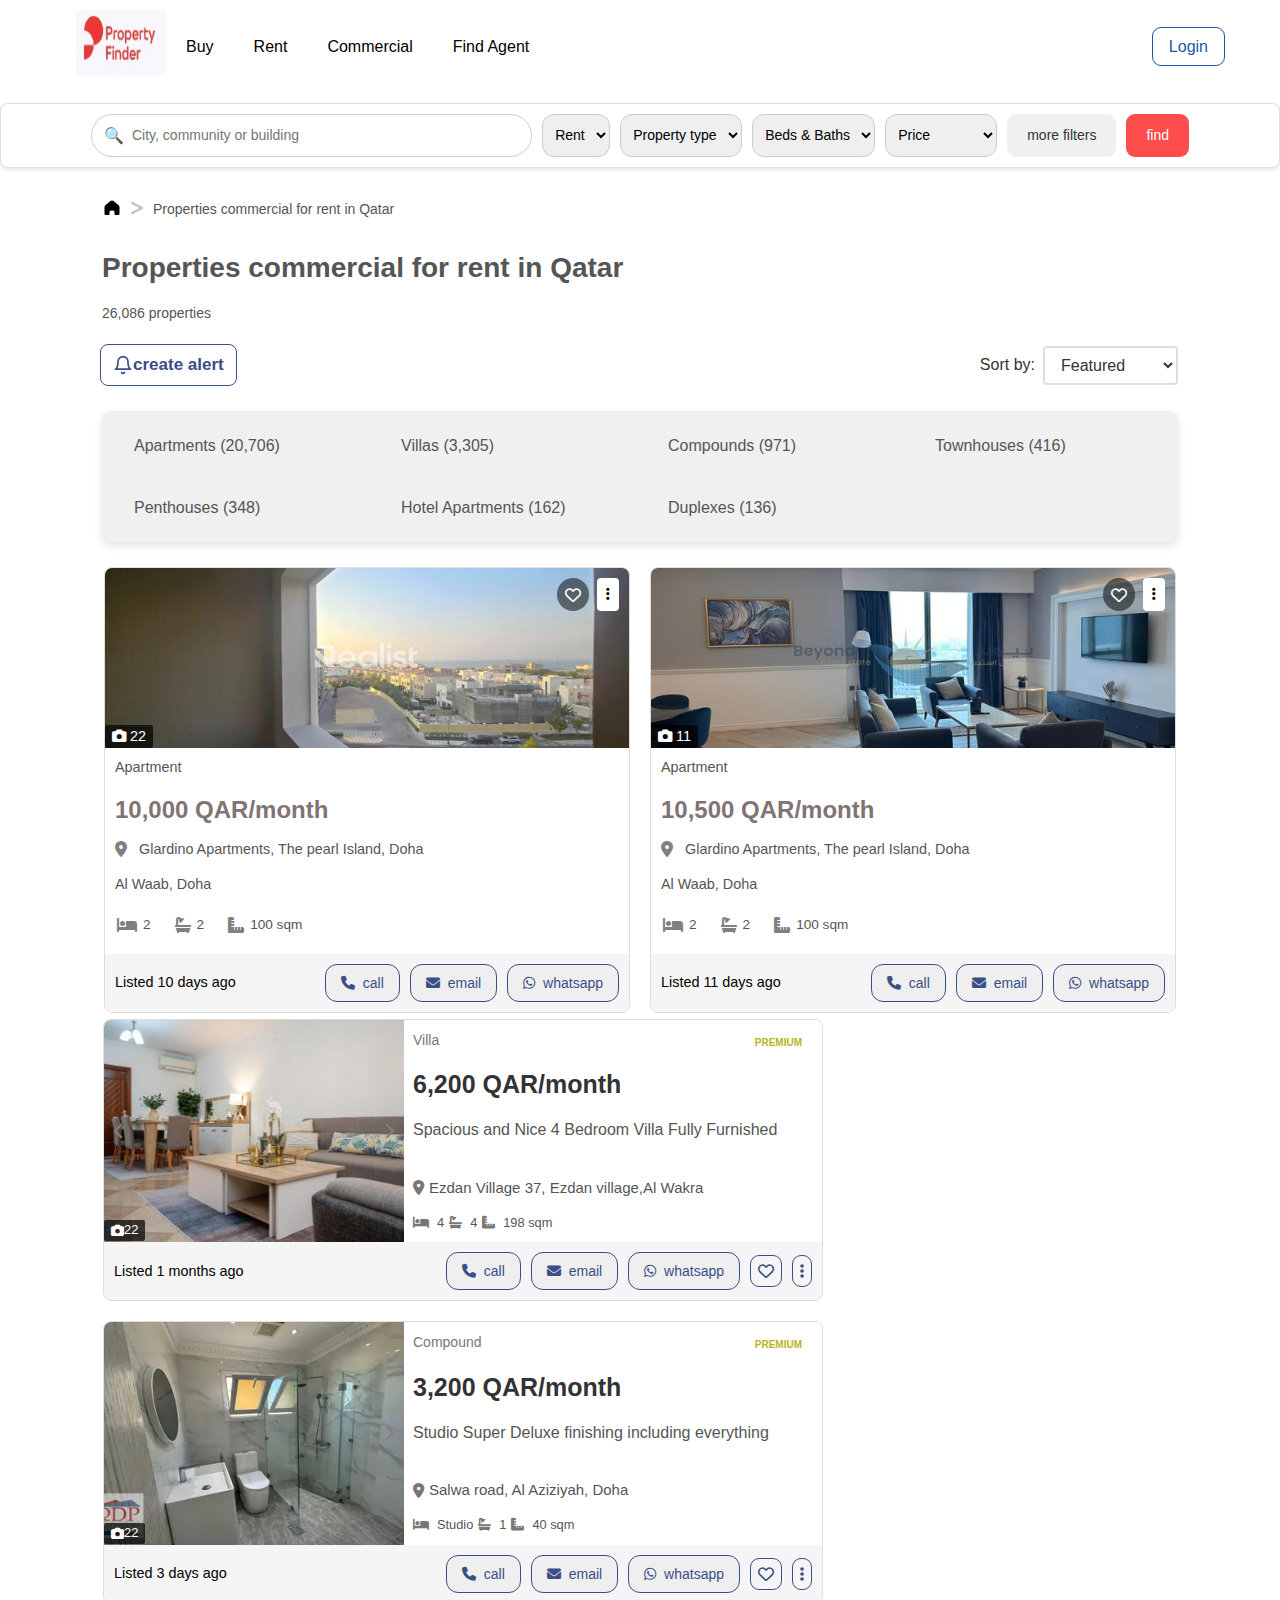
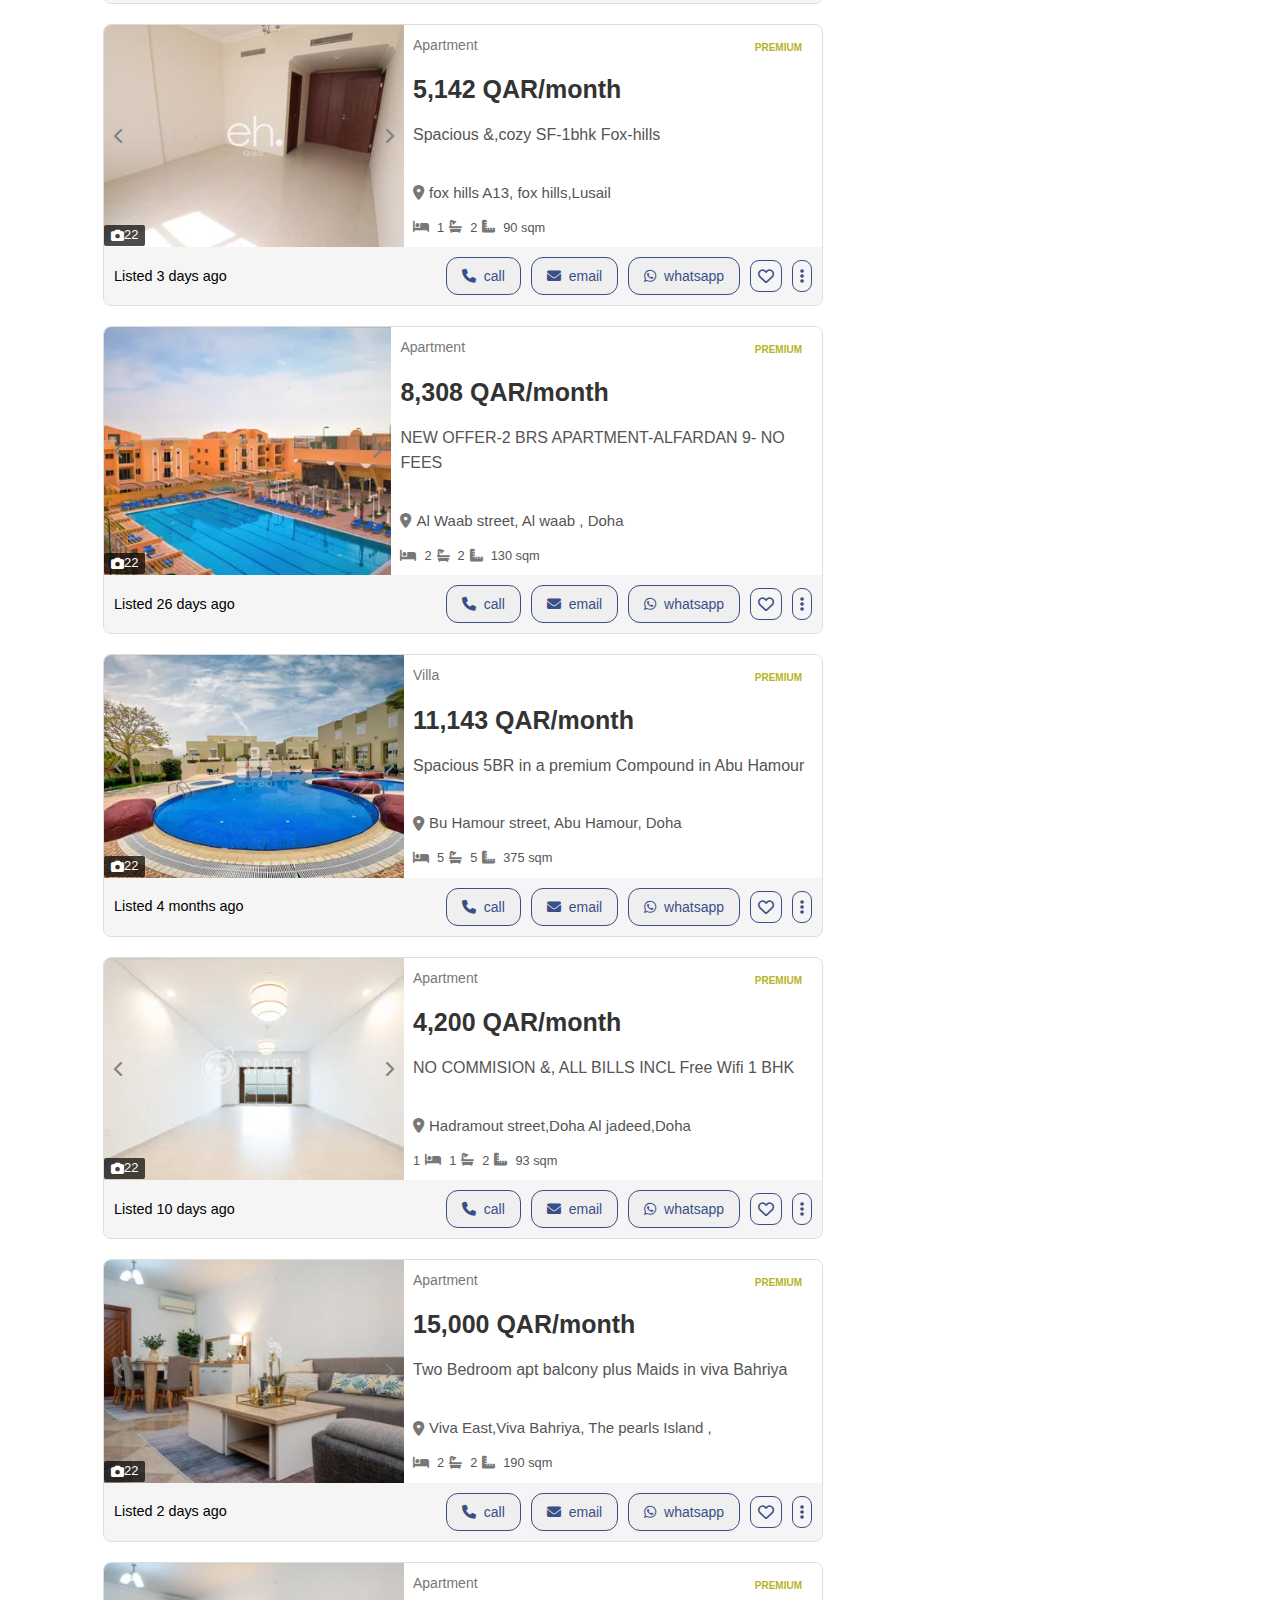
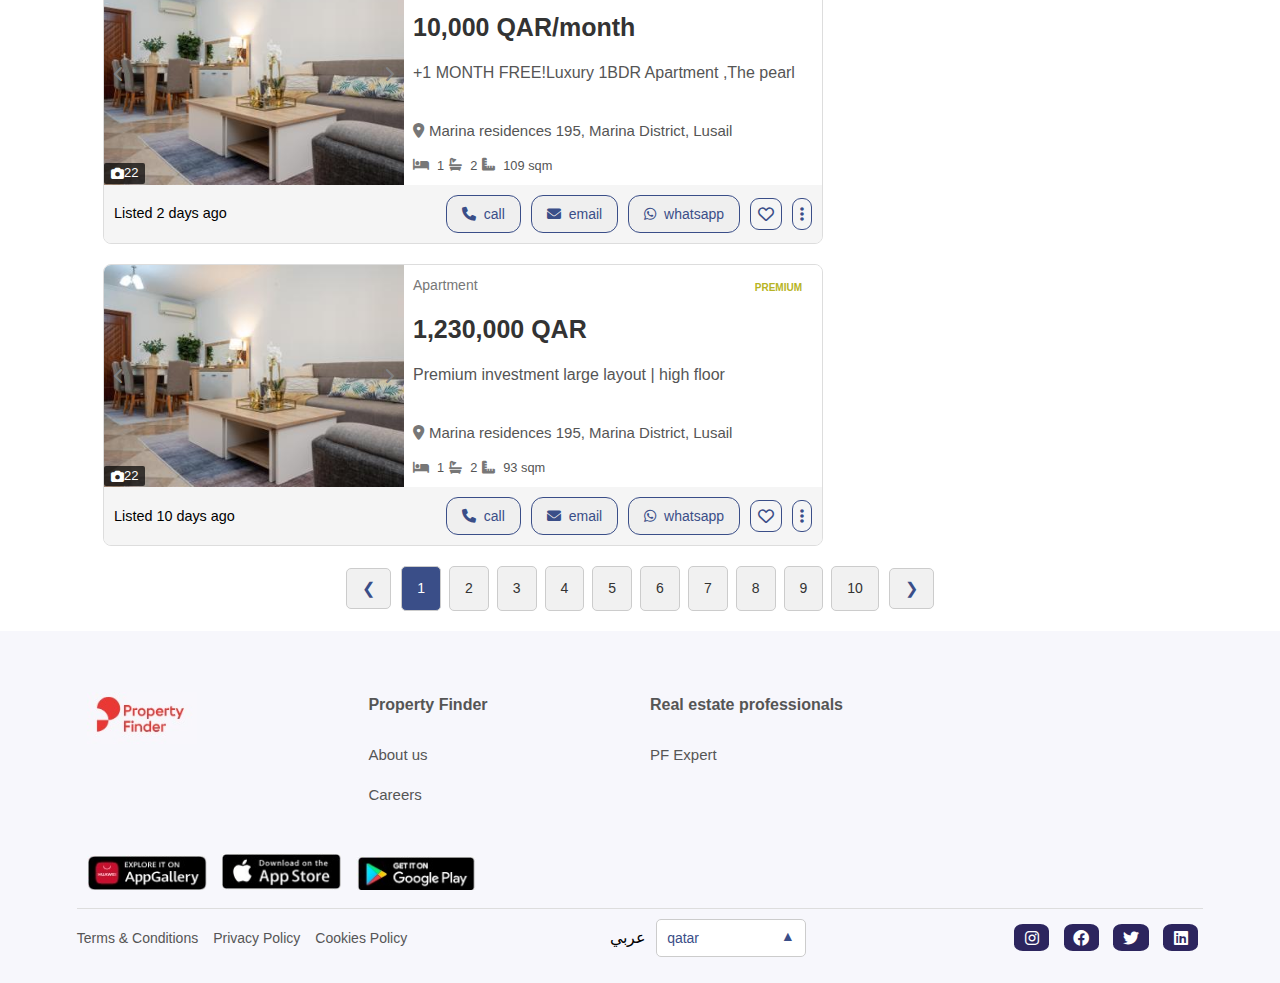
<file: agent.html>
<!DOCTYPE html>
<html lang="en">
<head>
    <meta charset="UTF-8">
    <meta name="viewport" content="width=device-width, initial-scale=1.0">
    <title>Rent page</title>
    <link rel="stylesheet" href="agent.css">
    <link href="https://cdnjs.cloudflare.com/ajax/libs/font-awesome/6.0.0/css/all.min.css" rel="stylesheet">

</head>
<body>


 <script>
    function toggleMenu() {
    const menu = document.querySelector('.fa-bars');
    const links = document.querySelector('.links');
    links.classList.toggle('open');
}

document.querySelectorAll('.dropdown-toggle').forEach(item => {
    item.addEventListener('click', function (e) {
        e.preventDefault();
        const dropdown = this.parentElement;
        dropdown.classList.toggle('open');
    });
});
 </script>


    
    <nav>
        <div class="navbar">
            <div class="left-section">
                <div class="logo">
                  <a href="home.html">  <img src="images/logo.png" alt="Logo" style="height: 65px;width: 90px;"></a>
                </div>
                <div class="links">
                    <a href="buy.html">Buy</a>
                    <a href="rent.html">Rent</a>
                    <a href="agent.html">Commercial</a>
                    <a href="Findagent.html">Find Agent</a>
                    <!-- <div class="dropdown">
                        <a href="#brand" class="dropdown-toggle">Explore</a>
                        <ul class="dropdown-menu">
                            <li><a href="#explore1">Explore 1</a></li>
                            <li><a href="#explore2">Explore 2</a></li>
                            <li><a href="#explore3">Explore 3</a></li>
                        </ul>
                    </div> -->
                </div>
            </div>
            <a href="#login" class="login-btn">Login</a>
           <div class="icon-bar"><span class="fa fa-bars" onclick="toggleMenu()"></span> <!-- Hamburger icon -->
           </div> 
          </div>
    </nav>



    <section  class="search">
        <div class="search-bar">
          <div class="search-input-container">
              <span class="search-icon">&#128269;</span> <!-- Unicode for search icon -->
              <input type="text" placeholder="City, community or building" class="search-input">
          </div>
          <select class="Buy">
              <option value="rent">Rent</option>
              <option value="buy">Buy</option>
          </select>
          <select class="Properties">
              <option value="property-type">Property type</option>
              <option value="apartment">Apartment</option>
              <option value="villa">Villa</option>
          </select>
          <select class="Bed">
              <option value="beds-baths">Beds & Baths</option>
              <option value="1bed">1 Bed</option>
              <option value="2beds">2 Beds</option>
          </select>
          <select class="Price">
              <option value="price">Price</option>
              <option value="low-high">Low to High</option>
              <option value="high-low">High to Low</option>
          </select>
          <button class="filter-btn">More Filters</button>
          <button class="find-btn">Find</button>
      </div>
    
      </section>


      <section >
        <div class="properties-summary">
        <div class="home-icon">
          <svg width="20" height="20" viewBox="0 0 24 24" fill="none" xmlns="http://www.w3.org/2000/svg" class="styles_desktop_icon__pCHCD"><path d="M3 18.5V10.9051C3 10.0148 3.39547 9.17044 4.07945 8.60046L10.0794 3.60046C11.192 2.67335 12.808 2.67335 13.9206 3.60046L19.9206 8.60046C20.6045 9.17044 21 10.0148 21 10.9051V18.5C21 19.6046 20.1046 20.5 19 20.5H16C15.4477 20.5 15 20.0523 15 19.5V17C15 15.8954 14.1046 15 13 15H11C9.89543 15 9 15.8954 9 17V19.5C9 20.0523 8.55228 20.5 8 20.5H5C3.89543 20.5 3 19.6046 3 18.5Z" fill="currentColor"></path></svg>
          <path d="M3 18.5V10.9051C3 10.0148 3.39547 9.17044 4.07945 8.60046L10.0794 3.60046C11.192 2.67335 12.808 2.67335 13.9206 3.60046L19.9206 8.60046C20.6045 9.17044 21 10.0148 21 10.9051V18.5C21 19.6046 20.1046 20.5 19 20.5H16C15.4477 20.5 15 20.0523 15 19.5V17C15 15.8954 14.1046 15 13 15H11C9.89543 15 9 15.8954 9 17V19.5C9 20.0523 8.55228 20.5 8 20.5H5C3.89543 20.5 3 19.6046 3 18.5Z" fill="currentColor"></path>
        </div>
        <div class="greater-sign">
          <i class="fa-solid fa-greater-than"></i>
        </div>
        <div class="text"><p>Properties commercial for rent in Qatar</p>
        </div>
      </div>
      <div class="next_text"><h1 class="rent_in_qatar">Properties commercial for rent in Qatar</h1>
        <p class="number">26,086 properties</p>
      </div>
      <div class="alert">
      <button class="create-alert-button">
        <svg xmlns="http://www.w3.org/2000/svg" width="20" height="20" viewBox="0 0 24 24" fill="none" stroke="currentColor" stroke-width="2" stroke-linecap="round" stroke-linejoin="round">
          <path d="M18 8a6 6 0 0 0-12 0c0 7-3 9-3 9h18s-3-2-3-9"></path>
          <path d="M13.73 21a2 2 0 0 1-3.46 0"></path>
        </svg>Create alert</button>
        <div class="sort-by-container">
          <label for="sort-by" class="sort-label">Sort by:</label>
          <select id="sort-by" class="sort-dropdown">
            <option value="featured">Featured</option>
            <option value="price-low-to-high">Newest</option>
            <option value="price-high-to-low">Price(Low)</option>
            <option value="price-high-to-low">price(High)</option>
            <option value="price-high-to-low">Beds(Least)</option>
            <option value="price-high-to-low">Beds(Most)</option>
          </select>
        </div>
      </div>
        
  
  
  <div class="box">
      <div class="location-container">
        <p class="location-item">Apartments (20,706)</p>
        <p class="location-item">Villas (3,305)</p>
        <p class="location-item">Compounds (971)</p>
        <p class="location-item">Townhouses (416)</p>
        <p class="location-item">Penthouses (348)</p>
        <p class="location-item">Hotel Apartments (162)</p>
        <p class="location-item" >Duplexes (136)</p>
      </div>
  </div> 
      </section>



      <section>
        <div class="property-container">
          <div class="property-card">
            <div class="image-container">
              <img src="images/p1.jpg" alt="Apartment Image" class="property-image">
              <div class="top-icons">
                <div class="icon_heart"><i class="fa-regular fa-heart"></i></div>
                <div class="icon_dots"><i class="fa-solid fa-ellipsis-vertical"></i></div>
              </div>
              <div class="cam">
                <i class="fa-solid fa-camera"></i> 22
              </div>
            </div>
            <div class="property-info">
              <p class="apart">Apartment</p>
              <h3>10,000 QAR/month</h3>
              <div class="location_container">
                <div class="location"> <i class="fa-solid fa-location-dot"></i></div>
                <p>Glardino Apartments, The pearl Island, Doha</p></div>
                <p>Al Waab, Doha</p>
              <ul>
              
                <li><i class="fa-solid fa-bed"></i> 2</li>
                <li><i class="fa-solid fa-bath"></i> 2</li>
                <li><i class="fa-solid fa-ruler-combined"></i> 100 sqm</li>
              </ul>
              <div class="buttons">
                <span class="button-label">Listed 10 days ago</span>
                <button class="card-btn"><i class="fa-solid fa-phone"></i> call</button>
                <button class="card-btn"><i class="fa-solid fa-envelope"></i> email</button>
                <button class="card-btn"><i class="fa-brands fa-whatsapp"></i> whatsapp</button>
              </div>
            </div>
          </div>
      
          <div class="property-card">
            <div class="image-container">
              <img src="images/p2.jpg" alt="Villa Image" class="property-image">
              <div class="top-icons">
                <div class="icon_heart"><i class="fa-regular fa-heart"></i></div>
                <div class="icon_dots"><i class="fa-solid fa-ellipsis-vertical"></i></div>
              </div>
              <div class="cam">
                <i class="fa-solid fa-camera"></i> 11
              </div>
            </div>
            <div class="property-info">
              <p class="apart">Apartment</p>
              <h3>10,500 QAR/month</h3>
              <div class="location_container">
               <div class="location"> <i class="fa-solid fa-location-dot"></i></div>
               <p>Glardino Apartments, The pearl Island, Doha</p></div>
              <p>Al Waab, Doha</p>
              <ul>
                <li><i class="fa-solid fa-bed"></i> 2 </li>
                <li><i class="fa-solid fa-bath"></i> 2 </li>
                <li><i class="fa-solid fa-ruler-combined"></i> 100 sqm</li>
              </ul>
              <div class="buttons">
                <span class="button-label">Listed 11 days ago</span>
                <button class="card-btn"><i class="fa-solid fa-phone"></i> call</button>
                <button class="card-btn"><i class="fa-solid fa-envelope"></i> email</button>
                <button class="card-btn"><i class="fa-brands fa-whatsapp"></i> whatsapp</button>
              </div>
              
            </div>
          </div>
        </div>
      </section>

      

      <section >
        <div class="all_cards">
         <div class="parentcard">
          <div class="card">
              <div class="premium-label">Premium</div>
              <div class="card-image">
                  <div class="slider-container">
                      <div class="slider-images">
                          <img src="images/d1.png" alt="Image 1">
                          <img src="images/d2.png" alt="Image 2">
                          <img src="images/d3.png" alt="Image 3">
                          <img src="images/d4.png" alt="Image 4">
                          <img src="images/d5.png" alt="Image 5">
                          <img src="images/d6.png" alt="Image 5">
                          <img src="images/d7.png" alt="Image 5">
                          <img src="images/d8.png" alt="Image 5">
                          <img src="images/d9.png" alt="Image 5">
                          <img src="images/d10.png" alt="Image 5">
    
                      </div>
                      <div class="slider-nav">
                          <i class="fas fa-chevron-left" onclick="moveSlide(-1)"></i>
                          <i class="fas fa-chevron-right" onclick="moveSlide(1)"></i>
                      </div>
                  </div>
                  <div class="camera">
                    <i class="fa-solid fa-camera"></i> 22
                  </div>
              </div>
              
              <div class="card-content"  style="padding: 9px;">
                  <p class="card-type" style="font-size: 14px;">Villa</p>
                  <h2 class="card-price">6,200 QAR/month</h2>
                  <p class="card-description">Spacious and Nice 4 Bedroom Villa Fully Furnished</p>
                  <p class="card-location">
                      <i class="fas fa-map-marker-alt"></i>Ezdan Village 37, Ezdan village,Al Wakra
                  </p>
                  <div class="card-features" >
                      <i class="fas fa-bed"></i> 4
                      <i class="fas fa-bath"></i> 4
                      <i class="fas fa-ruler-combined"></i> 198 sqm
                  </div>
              </div>
          </div>
          <div class="buttons">
            <span class="button-label">Listed 1 months ago</span>
            <button><i class="fa-solid fa-phone"></i> call</button>
            <button><i class="fa-solid fa-envelope"></i> email</button>
            <button><i class="fa-brands fa-whatsapp"></i> whatsapp</button>
            <div class="extra-icons">
              <i class="fa-regular fa-heart"></i>
              <i class="fa-solid fa-ellipsis-vertical"></i>
            </div>
          </div>
        </div>
    
    
    
    
    
    
        <div class="parentcard">
          <div class="card">
              <div class="premium-label">Premium</div>
              <div class="card-image">
                  <div class="slider-container">
                      <div class="slider-images">
                          <img src="images/A1.png" alt="Image 1">
                          <img src="images/A2.png" alt="Image 2">
                          <img src="images/A3.png" alt="Image 3">
                          <img src="images/A4.png" alt="Image 4">
    
                      </div>
                      <div class="slider-nav">
                          <i class="fas fa-chevron-left" onclick="moveSlide(-1)"></i>
                          <i class="fas fa-chevron-right" onclick="moveSlide(1)"></i>
                      </div>
                  </div>
                  <div class="camera">
                    <i class="fa-solid fa-camera"></i> 22
                  </div>
              </div>
              
              <div class="card-content"  style="padding: 9px;">
                  <p class="card-type" style="font-size: 14px;">Compound</p>
                  <h2 class="card-price">3,200 QAR/month</h2>
                  <p class="card-description">Studio Super Deluxe finishing including everything</p>
                  <p class="card-location">
                      <i class="fas fa-map-marker-alt"></i> Salwa road, Al Aziziyah, Doha
                  </p>
                  <div class="card-features" >
                      <i class="fas fa-bed"></i> Studio
                      <i class="fas fa-bath"></i> 1
                      <i class="fas fa-ruler-combined"></i> 40 sqm
                  </div>
              </div>
          </div>
          <div class="buttons">
            <span class="button-label">Listed 3 days ago</span>
            <button><i class="fa-solid fa-phone"></i> call</button>
            <button><i class="fa-solid fa-envelope"></i> email</button>
            <button><i class="fa-brands fa-whatsapp"></i> whatsapp</button>
            <div class="extra-icons">
              <i class="fa-regular fa-heart"></i>
              <i class="fa-solid fa-ellipsis-vertical"></i>
            </div>
          </div>
        </div>
    
    
    
    
    
        <div class="parentcard">
          <div class="card">
              <div class="premium-label">Premium</div>
              <div class="card-image">
                  <div class="slider-container">
                      <div class="slider-images">
                          <img src="images/B1.png" alt="Image 1">
                          <img src="images/B2.png" alt="Image 2">
                          <img src="images/B3.png" alt="Image 3">
                          <img src="images/B4.png" alt="Image 4">
                          <img src="images/B5.png" alt="Image 5">
                          <img src="images/B6.png" alt="Image 5">
    
                      </div>
                      <div class="slider-nav">
                          <i class="fas fa-chevron-left" onclick="moveSlide(-1)"></i>
                          <i class="fas fa-chevron-right" onclick="moveSlide(1)"></i>
                      </div>
                  </div>
                  <div class="camera">
                    <i class="fa-solid fa-camera"></i> 22
                  </div>
              </div>
              
              <div class="card-content"  style="padding: 9px;">
                  <p class="card-type" style="font-size: 14px;">Apartment</p>
                  <h2 class="card-price">5,142 QAR/month</h2>
                  <p class="card-description">Spacious &amp,cozy SF-1bhk Fox-hills</p>
                  <p class="card-location">
                      <i class="fas fa-map-marker-alt"></i> fox hills A13, fox hills,Lusail
                  </p>
                  <div class="card-features" >
                      <i class="fas fa-bed"></i> 1
                      <i class="fas fa-bath"></i> 2
                      <i class="fas fa-ruler-combined"></i> 90 sqm
                  </div>
              </div>
          </div>
          <div class="buttons">
            <span class="button-label">Listed 3 days ago</span>
            <button><i class="fa-solid fa-phone"></i> call</button>
            <button><i class="fa-solid fa-envelope"></i> email</button>
            <button><i class="fa-brands fa-whatsapp"></i> whatsapp</button>
            <div class="extra-icons">
              <i class="fa-regular fa-heart"></i>
              <i class="fa-solid fa-ellipsis-vertical"></i>
            </div>
          </div>
        </div>
    
    
    
        <div class="parentcard">
          <div class="card">
              <div class="premium-label">Premium</div>
              <div class="card-image">
                  <div class="slider-container">
                      <div class="slider-images">
                          <img src="images/c1.png" alt="Image 1">
                          <img src="images/c2.png" alt="Image 2">
                          <img src="images/c3.png" alt="Image 3">
                          <img src="images/c4.png" alt="Image 4">
                          <img src="images/c5.png" alt="Image 5">
    
                      </div>
                      <div class="slider-nav">
                          <i class="fas fa-chevron-left" onclick="moveSlide(-1)"></i>
                          <i class="fas fa-chevron-right" onclick="moveSlide(1)"></i>
                      </div>
                  </div>
                  <div class="camera">
                    <i class="fa-solid fa-camera"></i> 22
                  </div>
              </div>
              
              <div class="card-content"  style="padding: 9px;">
                  <p class="card-type" style="font-size: 14px;">Apartment</p>
                  <h2 class="card-price">8,308 QAR/month</h2>
                  <p class="card-description">NEW OFFER-2 BRS APARTMENT-ALFARDAN 9- NO FEES</p>
                  <p class="card-location">
                      <i class="fas fa-map-marker-alt"></i> Al Waab street, Al waab , Doha
                  </p>
                  <div class="card-features" >
                      <i class="fas fa-bed"></i> 2
                      <i class="fas fa-bath"></i> 2
                      <i class="fas fa-ruler-combined"></i> 130 sqm
                  </div>
              </div>
          </div>
          <div class="buttons">
            <span class="button-label">Listed 26 days ago</span>
            <button><i class="fa-solid fa-phone"></i> call</button>
            <button><i class="fa-solid fa-envelope"></i> email</button>
            <button><i class="fa-brands fa-whatsapp"></i> whatsapp</button>
            <div class="extra-icons">
              <i class="fa-regular fa-heart"></i>
              <i class="fa-solid fa-ellipsis-vertical"></i>
            </div>
          </div>
    
        </div>
    
    
    
    
    
        <div class="parentcard">
          <div class="card">
              <div class="premium-label">Premium</div>
              <div class="card-image">
                  <div class="slider-container">
                      <div class="slider-images">
                          <img src="images/E1.png" alt="Image 1">
                          <img src="images/E2.png" alt="Image 2">
                          <img src="images/E3.png" alt="Image 3">
                          <img src="images/E4.png" alt="Image 4">
                          <img src="images/E5.png" alt="Image 5">
                          <img src="images/E6.png" alt="Image 5">
                          
    
                      </div>
                      <div class="slider-nav">
                          <i class="fas fa-chevron-left" onclick="moveSlide(-1)"></i>
                          <i class="fas fa-chevron-right" onclick="moveSlide(1)"></i>
                      </div>
                  </div>
                  <div class="camera">
                    <i class="fa-solid fa-camera"></i> 22
                  </div>
              </div>
              
              <div class="card-content"  style="padding: 9px;">
                  <p class="card-type" style="font-size: 14px;">Villa</p>
                  <h2 class="card-price">11,143 QAR/month</h2>
                  <p class="card-description">Spacious 5BR in a premium Compound in Abu Hamour</p>
                  <p class="card-location">
                      <i class="fas fa-map-marker-alt"></i> Bu Hamour street, Abu Hamour, Doha
                  </p>
                  <div class="card-features" >
                      <i class="fas fa-bed"></i> 5
                      <i class="fas fa-bath"></i> 5
                      <i class="fas fa-ruler-combined"></i> 375 sqm
                  </div>
              </div>
          </div>
          <div class="buttons">
            <span class="button-label">Listed 4 months ago</span>
            <button><i class="fa-solid fa-phone"></i> call</button>
            <button><i class="fa-solid fa-envelope"></i> email</button>
            <button><i class="fa-brands fa-whatsapp"></i> whatsapp</button>
            <div class="extra-icons">
              <i class="fa-regular fa-heart"></i>
              <i class="fa-solid fa-ellipsis-vertical"></i>
            </div>
          </div>
    
        </div>
    
    
    
    
        <div class="parentcard">
          <div class="card">
              <div class="premium-label">Premium</div>
              <div class="card-image">
                  <div class="slider-container">
                      <div class="slider-images">
                          <img src="images/img1.png" alt="Image 1">
                          <img src="images/img2.png" alt="Image 1">
                          <img src="images/img3.png" alt="Image 1">
                          <img src="images/img4.png" alt="Image 1">
                          <img src="images/img5.png" alt="Image 1">
                          <img src="images/img6.png" alt="Image 1">
                      </div>
                      <div class="slider-nav">
                          <i class="fas fa-chevron-left" onclick="moveSlide(-1)"></i>
                          <i class="fas fa-chevron-right" onclick="moveSlide(1)"></i>
                      </div>
                  </div>
                  <div class="camera">
                    <i class="fa-solid fa-camera"></i> 22
                  </div>
              </div>
              
              <div class="card-content"  style="padding: 9px;">
                  <p class="card-type" style="font-size: 14px;">Apartment</p>
                  <h2 class="card-price">4,200 QAR/month</h2>
                  <p class="card-description">NO COMMISION &amp, ALL BILLS INCL Free Wifi 1 BHK</p>
                  <p class="card-location">
                      <i class="fas fa-map-marker-alt"></i> Hadramout street,Doha Al jadeed,Doha
                  </p>
                  <div class="card-features" >1
                      <i class="fas fa-bed"></i> 1
                      <i class="fas fa-bath"></i> 2
                      <i class="fas fa-ruler-combined"></i> 93 sqm
                  </div>
              </div>
          </div>
          <div class="buttons">
            <span class="button-label">Listed 10 days ago</span>
            <button><i class="fa-solid fa-phone"></i> call</button>
            <button><i class="fa-solid fa-envelope"></i> email</button>
            <button><i class="fa-brands fa-whatsapp"></i> whatsapp</button>
            <div class="extra-icons">
              <i class="fa-regular fa-heart"></i>
              <i class="fa-solid fa-ellipsis-vertical"></i>
            </div>
          </div>
    
        </div>
    
    
    
    
    
        <div class="parentcard">
          <div class="card">
              <div class="premium-label">Premium</div>
              <div class="card-image">
                  <div class="slider-container">
                      <div class="slider-images">
                          <img src="images/d1.png" alt="Image 1">
                          <img src="images/d2.png" alt="Image 2">
                          <img src="images/d3.png" alt="Image 3">
                          <img src="images/d4.png" alt="Image 4">
                          <img src="images/d5.png" alt="Image 5">
                          <img src="images/d6.png" alt="Image 5">
                          <img src="images/d7.png" alt="Image 5">
                          <img src="images/d8.png" alt="Image 5">
                          <img src="images/d9.png" alt="Image 5">
                          <img src="images/d10.png" alt="Image 5">
    
                      </div>
                      <div class="slider-nav">
                          <i class="fas fa-chevron-left" onclick="moveSlide(-1)"></i>
                          <i class="fas fa-chevron-right" onclick="moveSlide(1)"></i>
                      </div>
                  </div>
                  <div class="camera">
                    <i class="fa-solid fa-camera"></i> 22
                  </div>
              </div>
              
              <div class="card-content"  style="padding: 9px;">
                  <p class="card-type" style="font-size: 14px;">Apartment</p>
                  <h2 class="card-price">15,000 QAR/month</h2>
                  <p class="card-description">Two Bedroom apt balcony plus Maids in viva Bahriya</p>
                  <p class="card-location">
                      <i class="fas fa-map-marker-alt"></i>Viva East,Viva Bahriya, The pearls Island ,
                  </p>
                  <div class="card-features" >
                      <i class="fas fa-bed"></i> 2
                      <i class="fas fa-bath"></i> 2
                      <i class="fas fa-ruler-combined"></i> 190 sqm
                  </div>
              </div>
          </div>
          <div class="buttons">
            <span class="button-label">Listed 2 days ago</span>
            <button><i class="fa-solid fa-phone"></i> call</button>
            <button><i class="fa-solid fa-envelope"></i> email</button>
            <button><i class="fa-brands fa-whatsapp"></i> whatsapp</button>
            <div class="extra-icons">
              <i class="fa-regular fa-heart"></i>
              <i class="fa-solid fa-ellipsis-vertical"></i>
            </div>
          </div>
    
        </div>
    
    
    
    
    
        <div class="parentcard">
          <div class="card">
              <div class="premium-label">Premium</div>
              <div class="card-image">
                  <div class="slider-container">
                      <div class="slider-images">
                          <img src="images/d1.png" alt="Image 1">
                          <img src="images/d2.png" alt="Image 2">
                          <img src="images/d3.png" alt="Image 3">
                          <img src="images/d4.png" alt="Image 4">
                          <img src="images/d5.png" alt="Image 5">
                          <img src="images/d6.png" alt="Image 5">
                          <img src="images/d7.png" alt="Image 5">
                          <img src="images/d8.png" alt="Image 5">
                          <img src="images/d9.png" alt="Image 5">
                          <img src="images/d10.png" alt="Image 5">
    
                      </div>
                      <div class="slider-nav">
                          <i class="fas fa-chevron-left" onclick="moveSlide(-1)"></i>
                          <i class="fas fa-chevron-right" onclick="moveSlide(1)"></i>
                      </div>
                  </div>
                  <div class="camera">
                    <i class="fa-solid fa-camera"></i> 22
                  </div>
              </div>
              
              <div class="card-content"  style="padding: 9px;">
                  <p class="card-type" style="font-size: 14px;">Apartment</p>
                  <h2 class="card-price">10,000 QAR/month</h2>
                  <p class="card-description">+1 MONTH FREE!Luxury 1BDR Apartment ,The pearl</p>
                  <p class="card-location">
                      <i class="fas fa-map-marker-alt"></i> Marina residences 195, Marina District, Lusail
                  </p>
                  <div class="card-features" >
                      <i class="fas fa-bed"></i> 1
                      <i class="fas fa-bath"></i> 2
                      <i class="fas fa-ruler-combined"></i> 109 sqm
                  </div>
              </div>
          </div>
          <div class="buttons">
            <span class="button-label">Listed 2 days ago</span>
            <button><i class="fa-solid fa-phone"></i> call</button>
            <button><i class="fa-solid fa-envelope"></i> email</button>
            <button><i class="fa-brands fa-whatsapp"></i> whatsapp</button>
            <div class="extra-icons">
              <i class="fa-regular fa-heart"></i>
              <i class="fa-solid fa-ellipsis-vertical"></i>
            </div>
          </div>
    
        </div>
    
    
    
    
    
        <div class="parentcard">
          <div class="card">
              <div class="premium-label">Premium</div>
              <div class="card-image">
                  <div class="slider-container">
                      <div class="slider-images">
                          <img src="images/d1.png" alt="Image 1">
                          <img src="images/d2.png" alt="Image 2">
                          <img src="images/d3.png" alt="Image 3">
                          <img src="images/d4.png" alt="Image 4">
                          <img src="images/d5.png" alt="Image 5">
                          <img src="images/d6.png" alt="Image 5">
                          <img src="images/d7.png" alt="Image 5">
                          <img src="images/d8.png" alt="Image 5">
                          <img src="images/d9.png" alt="Image 5">
                          <img src="images/d10.png" alt="Image 5">
    
                      </div>
                      <div class="slider-nav">
                          <i class="fas fa-chevron-left" onclick="moveSlide(-1)"></i>
                          <i class="fas fa-chevron-right" onclick="moveSlide(1)"></i>
                      </div>
                  </div>
                  <div class="camera">
                    <i class="fa-solid fa-camera"></i> 22
                  </div>
              </div>
              
              <div class="card-content"  style="padding: 9px;">
                  <p class="card-type" style="font-size: 14px;">Apartment</p>
                  <h2 class="card-price">1,230,000 QAR</h2>
                  <p class="card-description">Premium investment large layout | high floor</p>
                  <p class="card-location">
                      <i class="fas fa-map-marker-alt"></i> Marina residences 195, Marina District, Lusail
                  </p>
                  <div class="card-features" >
                      <i class="fas fa-bed"></i> 1
                      <i class="fas fa-bath"></i> 2
                      <i class="fas fa-ruler-combined"></i> 93 sqm
                  </div>
              </div>
          </div>
          <div class="buttons">
            <span class="button-label">Listed 10 days ago</span>
            <button><i class="fa-solid fa-phone"></i> call</button>
            <button><i class="fa-solid fa-envelope"></i> email</button>
            <button><i class="fa-brands fa-whatsapp"></i> whatsapp</button>
            <div class="extra-icons">
              <i class="fa-regular fa-heart"></i>
              <i class="fa-solid fa-ellipsis-vertical"></i>
            </div>
          </div>
    
        </div>
    
    
    
    
    </div>
      </section>
      <script>
              let currentSlide = 0;
              function moveSlide(step) {
                  const images = document.querySelectorAll('.slider-images img');
                  const totalSlides = images.length;
                  currentSlide = (currentSlide + step + totalSlides) % totalSlides;
                  const offset = -currentSlide * 300;
                  document.querySelector('.slider-images').style.transform = `translateX(${offset}px)`;
              }
          </script>




<section>
  <div class="pagination-container">
    <button class="pagination-btn" id="prev-btn">❮</button>
    <div class="pagination">
        <span class="page-number active">1</span>
        <span class="page-number">2</span>
        <span class="page-number">3</span>
        <span class="page-number">4</span>
        <span class="page-number">5</span>
        <span class="page-number">6</span>
        <span class="page-number">7</span>
        <span class="page-number">8</span>
        <span class="page-number">9</span>
        <span class="page-number">10</span>
    </div>
    <button class="pagination-btn" id="next-btn">❯</button>
</div>

</section> 



 <script> 
  const showMoreBtn = document.querySelector('.show-more-btn');
  const exploreMoreList = document.querySelector('.explore-more-list');
  
  showMoreBtn.addEventListener('click', () => {
      const isExpanded = showMoreBtn.innerText.includes('Show less');
      if (isExpanded) {
          exploreMoreList.style.maxHeight = '60px'; 
          showMoreBtn.innerText = 'Show more ▼';
      } else {
          exploreMoreList.style.maxHeight = 'none'; 
          showMoreBtn.innerText = 'Show less ▲';
      }
  });
  
  
  document.querySelectorAll('.page-number').forEach((page) => {
      page.addEventListener('click', (e) => {
          document.querySelector('.page-number.active').classList.remove('active');
          e.target.classList.add('active');
      });
  });
  </script>
    
    








    <section>
      <footer class="footer">
        <div class="footer-top">
          <div class="footer-section">
            <img src="images/logo.png" alt="Property Finder Logo" class="footer-logo" />
          </div>
          <div class="footer-section">
            <h3>Property Finder</h3>
            <ul>
              <li><a href="#">About us</a></li>
              <li><a href="#">Careers</a></li>
            </ul>
          </div>
          <div class="footer-section">
            <h3>Real estate professionals</h3>
            <ul>
              <li><a href="#">PF Expert</a></li>
            </ul>
          </div>
          <div class="footer-section"></div>
        </div>
      
        <div class="footer-section footer-apps">
            <a href="https://apps.apple.com/qa/app/property-finder-real-estate/id897540233" target="_blank"><img src="images/appgal.png" alt="App Store" /></a>
            <a href="https://play.google.com/store/apps/details?id=ae.propertyfinder.propertyfinder&gl=qa&hl=en" target="_blank"><img src="images/appstore.png" alt="Google Play" /></a>
            <a href="https://appgallery.huawei.com/app/C105081471" target="_blank"><img src="images/googleplay.png" alt="/p" /></a>
        </div>

        <div class="footer-bottom">
          <ul class="footer-links">
            <li><a href="https://www.propertyfinder.qa/en/terms-and-conditions.html?tab=for-users">Terms & Conditions</a></li>
            <li><a href="https://www.propertyfinder.qa/en/privacy-policy.html">Privacy Policy</a></li>
            <li><a href="https://www.propertyfinder.qa/en/cookies-policy.html">Cookies Policy</a></li>
          </ul>
          <div class="footer-settings">
            <span>عربي</span>
            <div class="dropdown">
                <button class="dropdown-button">Qatar<span class="arrow">&#x25BC;</span></button>
                <div class="dropdown-content">
                  <div class="dropdown-item"><a href="https://www.propertyfinder.ae/">UAE</a></div>
                  <div class="dropdown-item"> <a href="https://www.propertyfinder.bh/">Bahrain</a></div>
                  <div class="dropdown-item"> <a href="https://www.propertyfinder.eg/">Egypt</a> </div>
                  <div class="dropdown-item active"><a href="https://www.propertyfinder.eg/"> Qatar</a>  </div>
                  <div class="dropdown-item"><a href="https://www.propertyfinder.sa/">Saudi </a></div>
                  <div class="dropdown-item"> <a href="https://www.hepsiemlak.com/"> Turkey </a></div>
                </div>
              </div>              
          </div>
          <div class="footer-social">
            <a href="https://www.instagram.com/propertyfinder.qa/"><span class="fa-brands fa-instagram"></span></a>
            <a href="https://www.facebook.com/propertyfinder.qa/"><span class="fa-brands fa-facebook"></span></a>
            <a href="https://twitter.com/propertyfinder"><span class="fa-brands fa-twitter"></span></a>
            <a href="https://www.linkedin.com/company/property-finder-qatar/?originalSubdomain=in"><span class="fa-brands fa-linkedin"></span></a>
          </div>
        </div>
      </footer>
    </section>




</body>
</html>
</file>
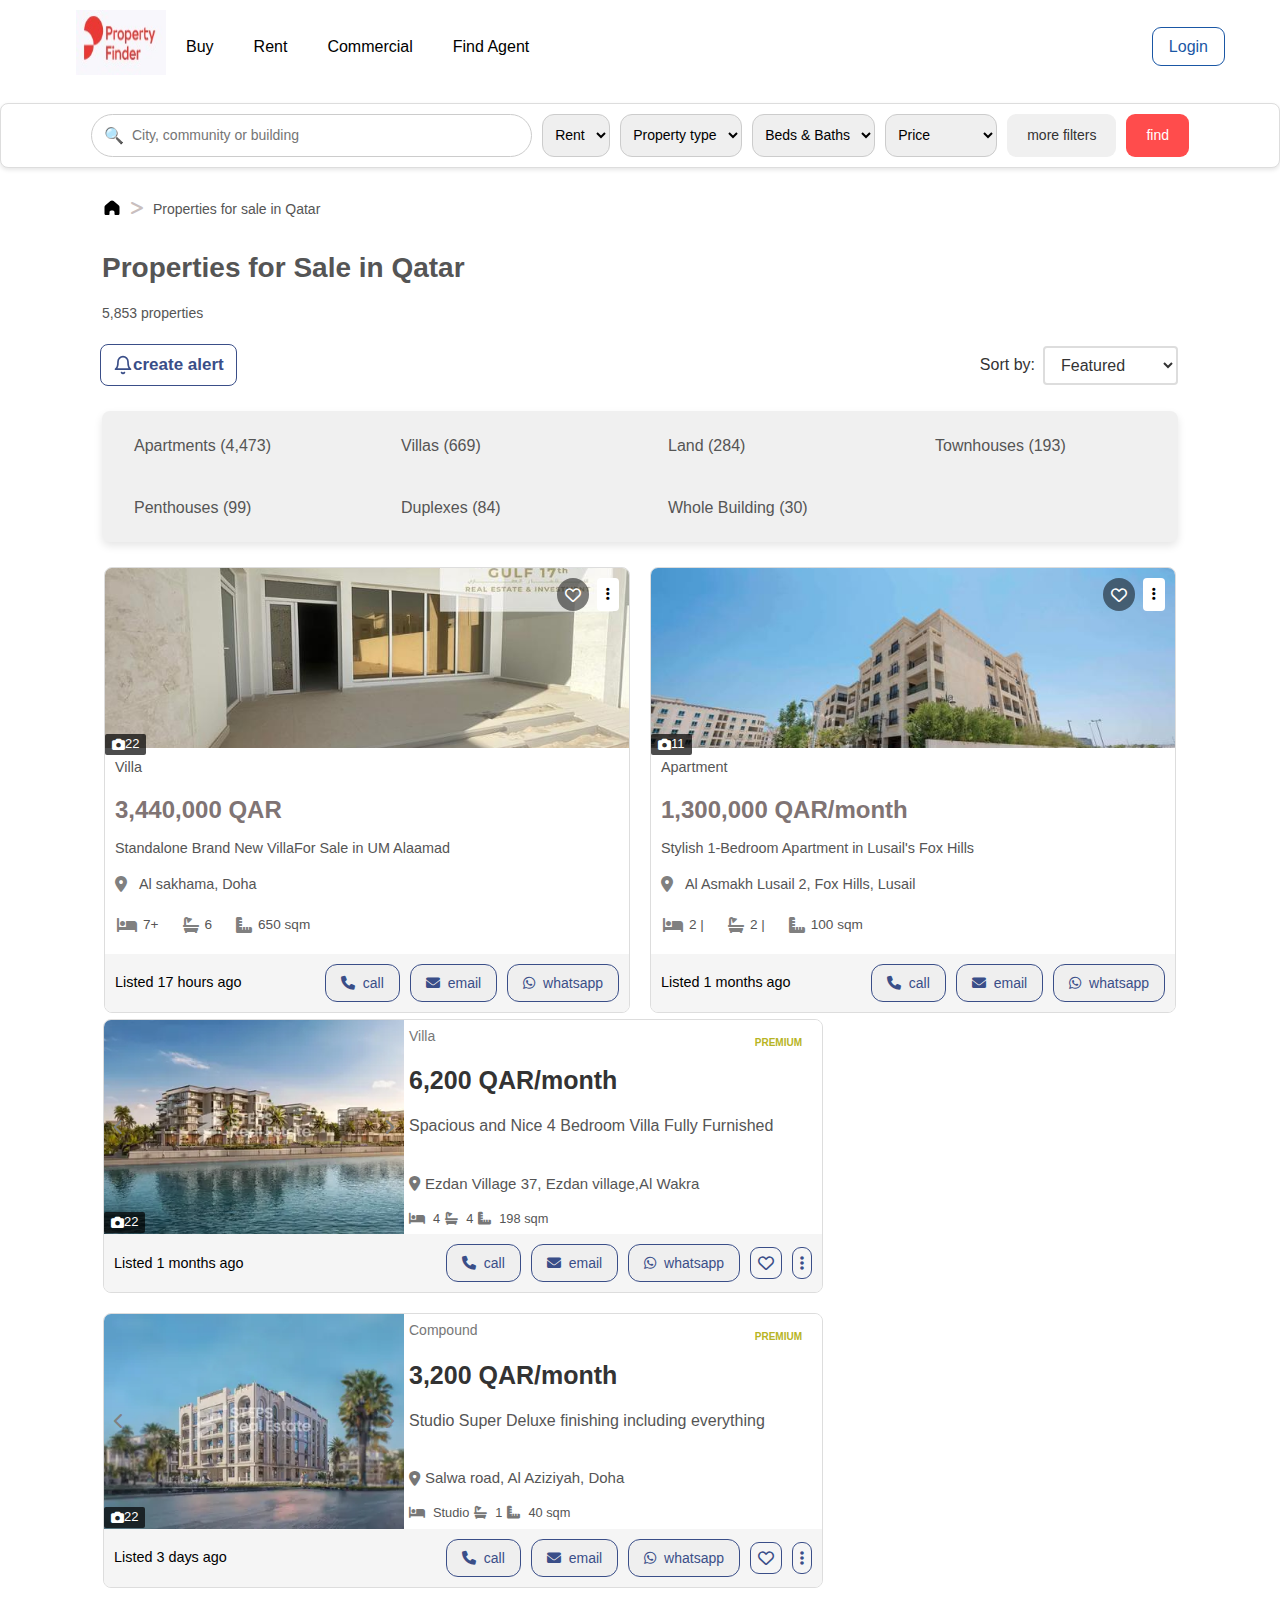
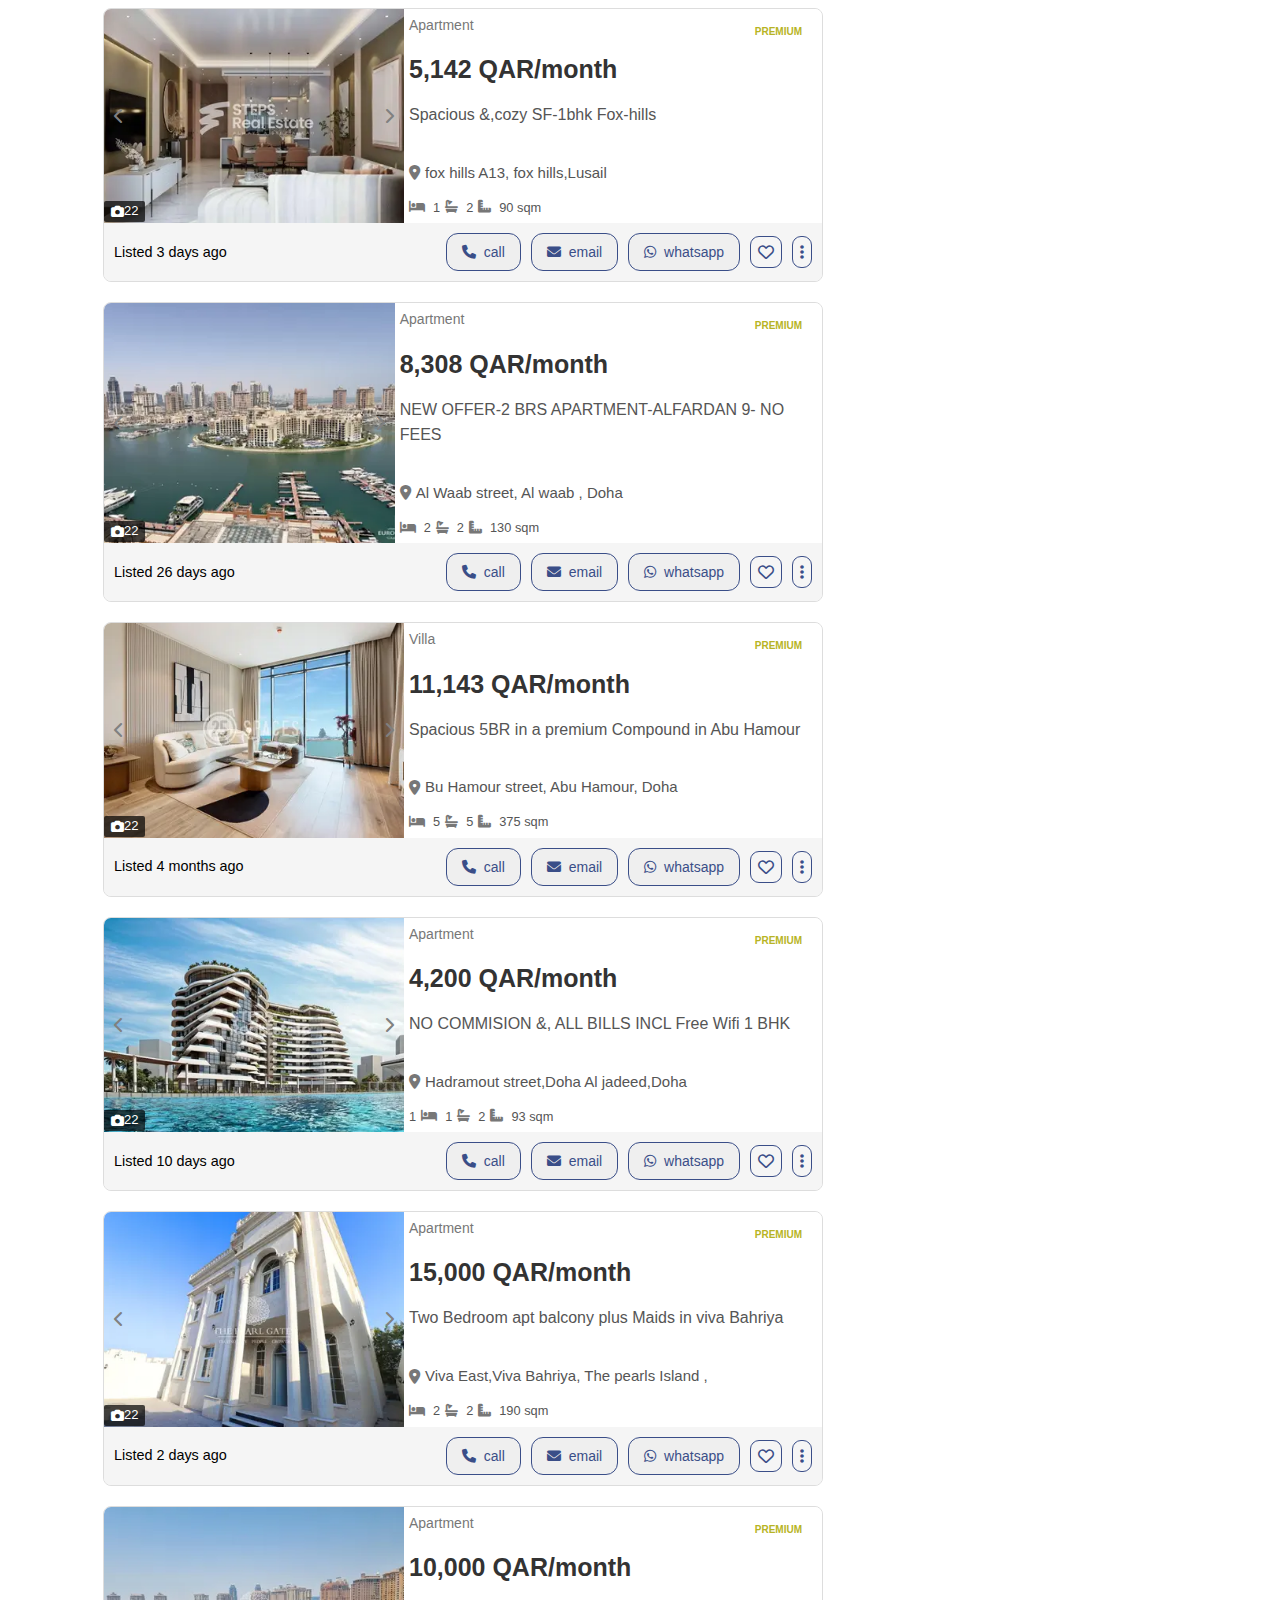
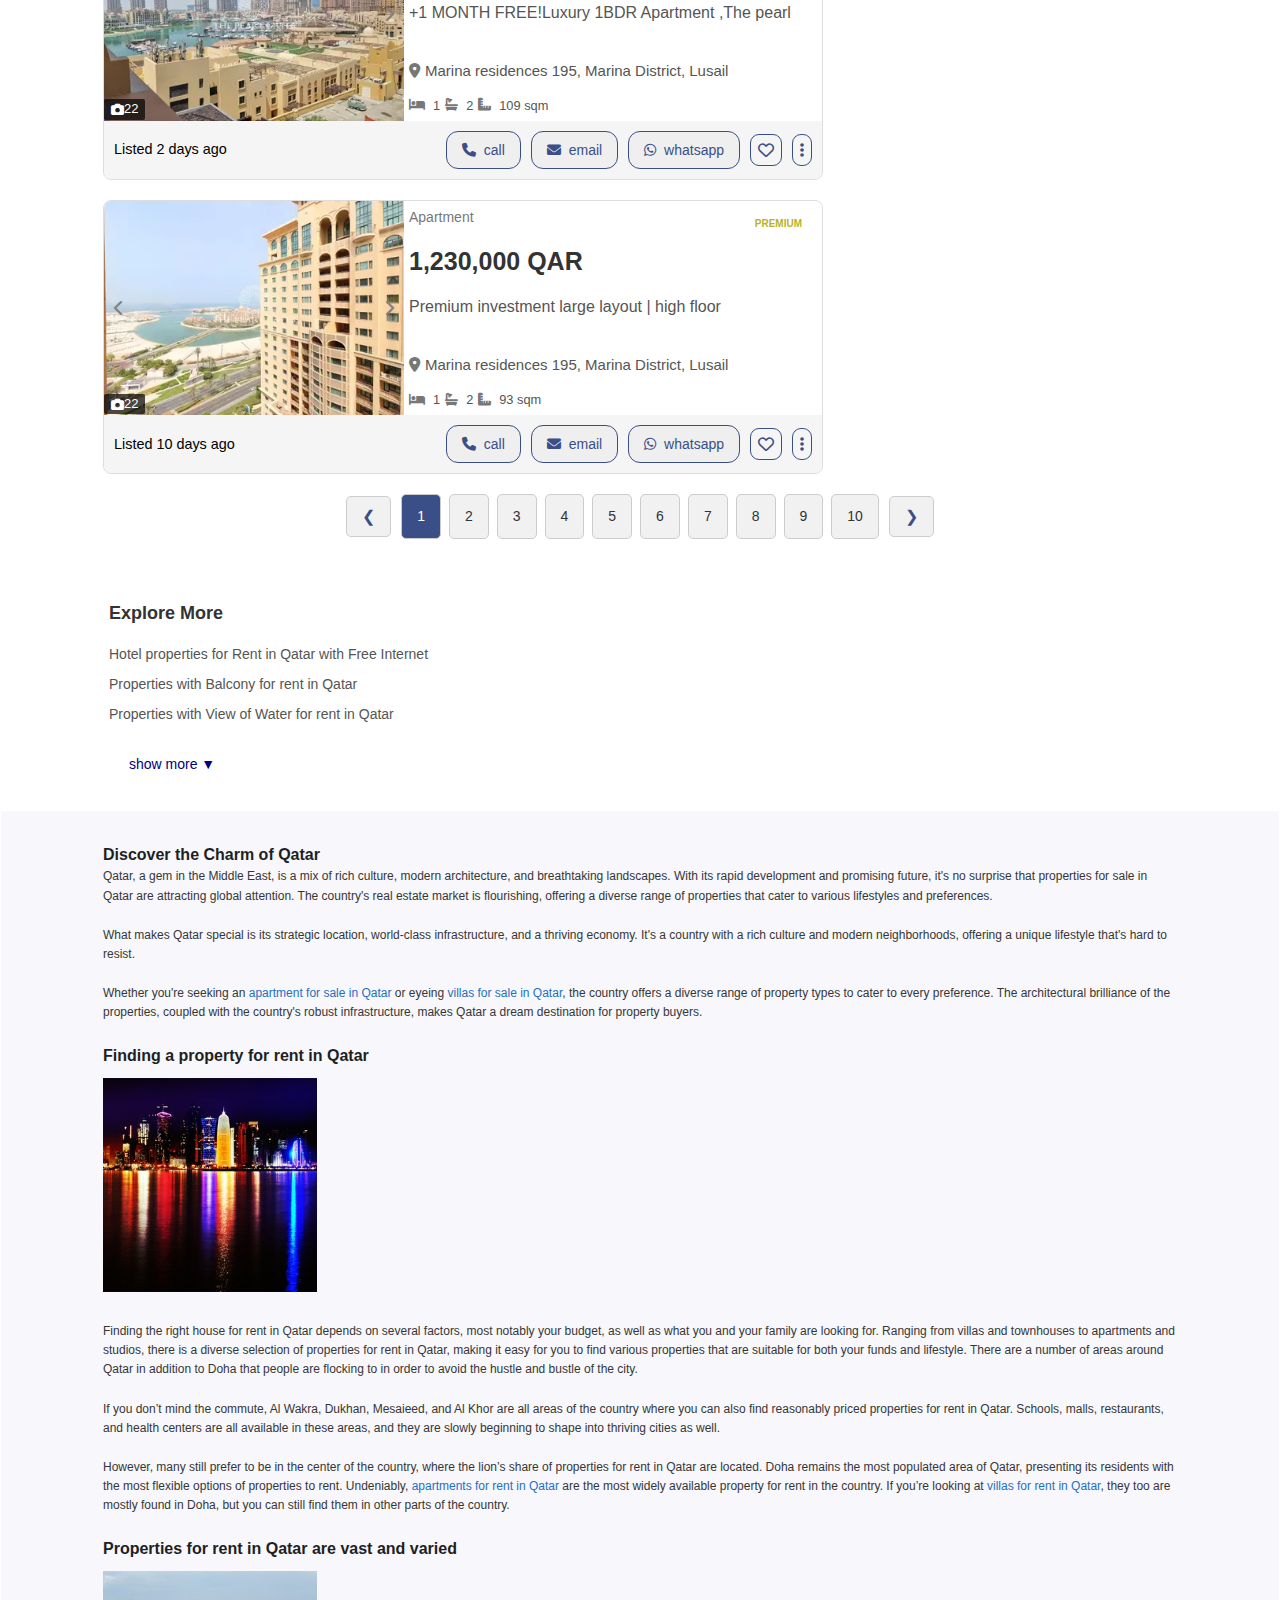
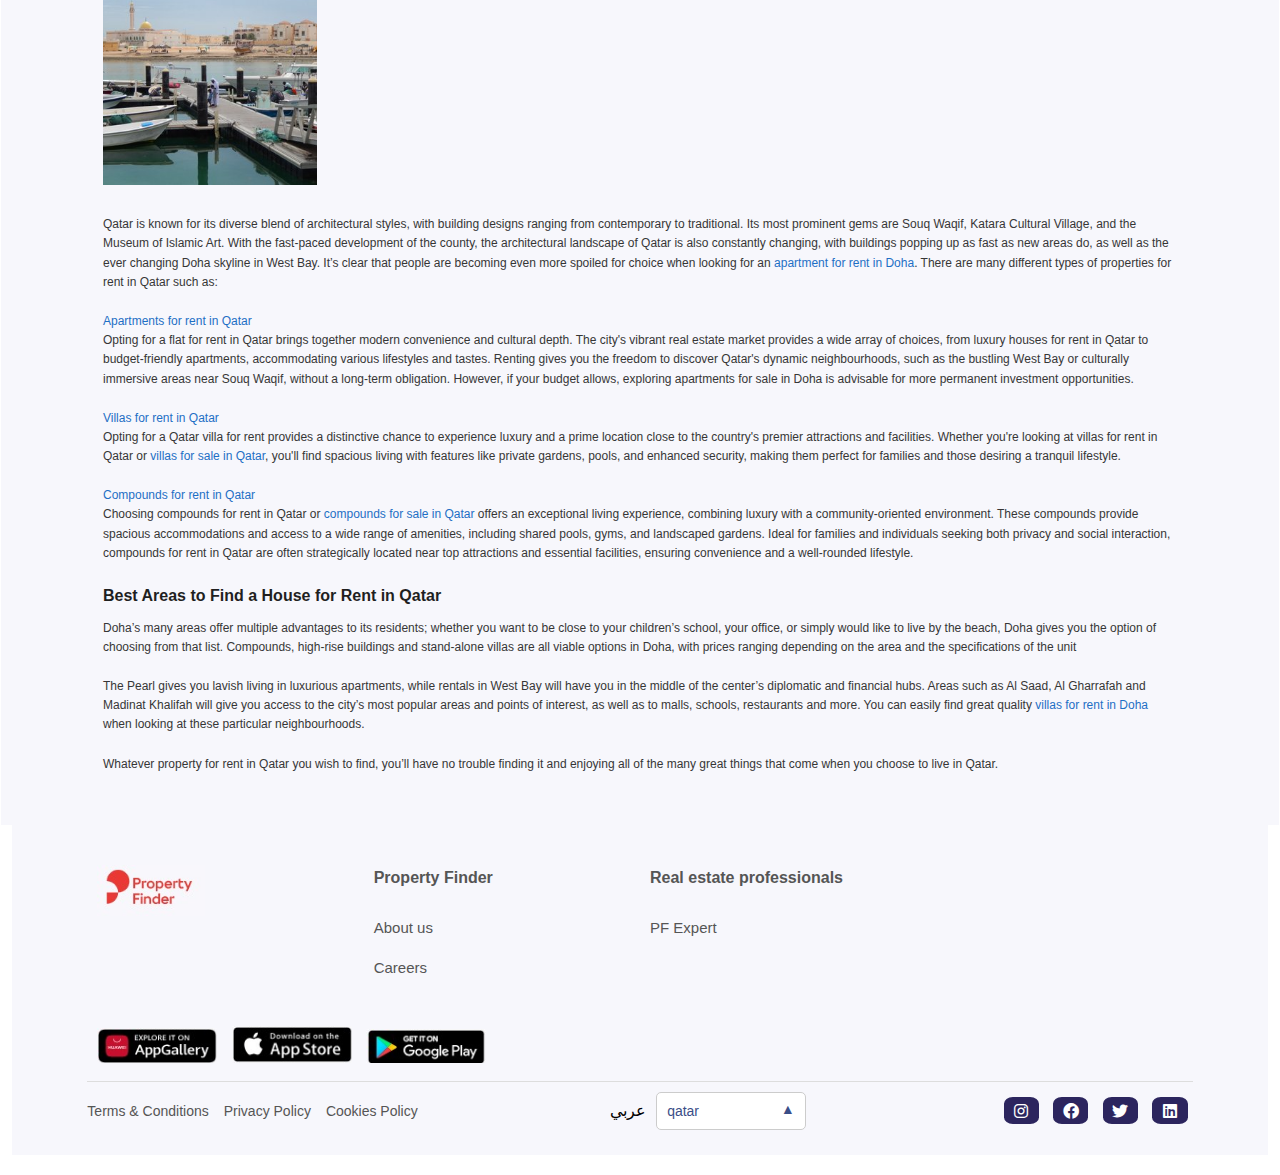
<file: buy.html>
<!DOCTYPE html>
<html lang="en">

<head>
  <meta charset="UTF-8">
  <meta name="viewport" content="width=device-width, initial-scale=1.0">
  <title>Buy Page</title>
  <link rel="stylesheet" href="buy.css">
  <link href="https://cdnjs.cloudflare.com/ajax/libs/font-awesome/6.0.0/css/all.min.css" rel="stylesheet">

</head>

<body>

  <nav>
    <div class="navbar">
      <div class="left-section">
        <div class="logo">
          <a href="home.html">  <img src="images/logo.png" alt="Logo" style="height: 65px;width: 90px;"></a>
        </div>
        <div class="links">
          <a href="buy.html#brand">Buy</a>
          <a href="rent.html">Rent</a>
          <a href="agent.html">Commercial</a>
          <a href="Findagent.html">Find Agent</a>
          <!-- <div class="dropdown">
            <a href="#brand" class="dropdown-toggle">Explore</a>
            <ul class="dropdown-menu">
              <li><a href="#explore1">Explore 1</a></li>
              <li><a href="#explore2">Explore 2</a></li>
              <li><a href="#explore3">Explore 3</a></li>
            </ul>
          </div> -->
        </div>
      </div>
      <a href="#login" class="login-btn">Login</a>
      <div class="icon-bar"><span class="fa fa-bars" onclick="toggleMenu()"></span> <!-- Hamburger icon -->
      </div>
    </div>
  </nav>


  <section class="search">
    <div class="search-bar">
      <div class="search-input-container">
        <span class="search-icon">&#128269;</span> <!-- Unicode for search icon -->
        <input type="text" placeholder="City, community or building" class="search-input">
      </div>
      <select class="Buy">
        <option value="rent">Rent</option>
        <option value="buy">Buy</option>
      </select>
      <select class="Properties">
        <option value="property-type">Property type</option>
        <option value="apartment">Apartment</option>
        <option value="villa">Villa</option>
      </select>
      <select class="Bed">
        <option value="beds-baths">Beds & Baths</option>
        <option value="1bed">1 Bed</option>
        <option value="2beds">2 Beds</option>
      </select>
      <select class="Price">
        <option value="price">Price</option>
        <option value="low-high">Low to High</option>
        <option value="high-low">High to Low</option>
      </select>
      <button class="filter-btn">More Filters</button>
      <button class="find-btn">Find</button>
    </div>

  </section>




  <section>
    <div class="properties-summary">
      <div class="home-icon">
        <svg width="20" height="20" viewBox="0 0 24 24" fill="none" xmlns="http://www.w3.org/2000/svg"
          class="styles_desktop_icon__pCHCD">
          <path
            d="M3 18.5V10.9051C3 10.0148 3.39547 9.17044 4.07945 8.60046L10.0794 3.60046C11.192 2.67335 12.808 2.67335 13.9206 3.60046L19.9206 8.60046C20.6045 9.17044 21 10.0148 21 10.9051V18.5C21 19.6046 20.1046 20.5 19 20.5H16C15.4477 20.5 15 20.0523 15 19.5V17C15 15.8954 14.1046 15 13 15H11C9.89543 15 9 15.8954 9 17V19.5C9 20.0523 8.55228 20.5 8 20.5H5C3.89543 20.5 3 19.6046 3 18.5Z"
            fill="currentColor"></path>
        </svg>
        <path
          d="M3 18.5V10.9051C3 10.0148 3.39547 9.17044 4.07945 8.60046L10.0794 3.60046C11.192 2.67335 12.808 2.67335 13.9206 3.60046L19.9206 8.60046C20.6045 9.17044 21 10.0148 21 10.9051V18.5C21 19.6046 20.1046 20.5 19 20.5H16C15.4477 20.5 15 20.0523 15 19.5V17C15 15.8954 14.1046 15 13 15H11C9.89543 15 9 15.8954 9 17V19.5C9 20.0523 8.55228 20.5 8 20.5H5C3.89543 20.5 3 19.6046 3 18.5Z"
          fill="currentColor"></path>
      </div>
      <div class="greater-sign">
        <i class="fa-solid fa-greater-than"></i>
      </div>
      <div class="text">
        <p>Properties for sale in Qatar</p>
      </div>
    </div>
    <div class="next_text">
      <h1 class="rent_in_qatar">Properties for Sale in Qatar</h1>
      <p class="number">5,853 properties</p>
    </div>
    <div class="alert">
      <button class="create-alert-button">
        <svg xmlns="http://www.w3.org/2000/svg" width="20" height="20" viewBox="0 0 24 24" fill="none"
          stroke="currentColor" stroke-width="2" stroke-linecap="round" stroke-linejoin="round">
          <path d="M18 8a6 6 0 0 0-12 0c0 7-3 9-3 9h18s-3-2-3-9"></path>
          <path d="M13.73 21a2 2 0 0 1-3.46 0"></path>
        </svg>Create alert</button>
      <div class="sort-by-container">
        <label for="sort-by" class="sort-label">Sort by:</label>
        <select id="sort-by" class="sort-dropdown">
          <option value="featured">Featured</option>
          <option value="price-low-to-high">Newest</option>
          <option value="price-high-to-low">Price(Low)</option>
          <option value="price-high-to-low">price(High)</option>
          <option value="price-high-to-low">Beds(Least)</option>
          <option value="price-high-to-low">Beds(Most)</option>
        </select>
      </div>
    </div>



    <div class="box">
      <div class="location-container">
        <p class="location-item">Apartments (4,473)</p>
        <p class="location-item">Villas (669)</p>
        <p class="location-item">Land (284)</p>
        <p class="location-item">Townhouses (193)</p>
        <p class="location-item">Penthouses (99)</p>
        <p class="location-item">Duplexes (84)</p>
        <p class="location-item">Whole Building (30)</p>
      </div>
    </div>
  </section>
  </main>





  <section>
    <div class="property-container">
      <div class="property-card">
        <div class="image-container">
          <img src="images/buy1.png" alt="Apartment Image" class="property-image">
          <div class="top-icons">
            <div class="icon_heart"><i class="fa-regular fa-heart"></i></div>
            <div class="icon_dots"><i class="fa-solid fa-ellipsis-vertical"></i></div>
          </div>
          <div class="camera">
            <i class="fa-solid fa-camera"></i> 22
          </div>
        </div>
        <div class="property-info">
          <p class="apart">Villa</p>
          <h3>3,440,000 QAR</h3>
          <p>Standalone Brand New VillaFor Sale in UM Alaamad</p>
          <div class="location_container">
            <div class="location"> <i class="fa-solid fa-location-dot"></i></div>
            <p>Al sakhama, Doha</p>
          </div>

          <ul>

            <li><i class="fa-solid fa-bed"></i> 7+ </li>
            <li><i class="fa-solid fa-bath"></i> 6 </li>
            <li><i class="fa-solid fa-ruler-combined"></i> 650 sqm</li>
          </ul>
          <div class="buttons">
            <span class="button-label">Listed 17 hours ago</span>
            <button><i class="fa-solid fa-phone"></i> call</button>
            <button><i class="fa-solid fa-envelope"></i> email</button>
            <button><i class="fa-brands fa-whatsapp"></i> whatsapp</button>
          </div>
        </div>
      </div>

      <div class="property-card">
        <div class="image-container">
          <img src="images/buy2.png" alt="Villa Image" class="property-image">
          <div class="top-icons">
            <div class="icon_heart"><i class="fa-regular fa-heart"></i></div>
            <div class="icon_dots"><i class="fa-solid fa-ellipsis-vertical"></i></div>
          </div>
          <div class="camera">
            <i class="fa-solid fa-camera"></i> 11
          </div>
        </div>
        <div class="property-info">
          <p class="apart">Apartment</p>
          <h3>1,300,000 QAR/month</h3>
          <p>Stylish 1-Bedroom Apartment in Lusail's Fox Hills</p>
          <div class="location_container">
            <div class="location"> <i class="fa-solid fa-location-dot"></i></div>
            <p>Al Asmakh Lusail 2, Fox Hills, Lusail</p>
          </div>
          <ul>
            <li><i class="fa-solid fa-bed"></i> 2 |</li>
            <li><i class="fa-solid fa-bath"></i> 2 |</li>
            <li><i class="fa-solid fa-ruler-combined"></i> 100 sqm</li>
          </ul>
          <div class="buttons">
            <span class="button-label">Listed 1 months ago</span>
            <button><i class="fa-solid fa-phone"></i> call</button>
            <button><i class="fa-solid fa-envelope"></i> email</button>
            <button><i class="fa-brands fa-whatsapp"></i> whatsapp</button>
          </div>

        </div>
      </div>
    </div>
  </section>




  <section>
    <div class="all_cards">
      <div class="parentcard">
        <div class="card">
          <div class="premium-label">Premium</div>
          <div class="card-image">
            <div class="slider-container">
              <div class="slider-images">
                <img src="images/s1.png" alt="Image 1">
                <img src="images/d2.png" alt="Image 2">
                <img src="images/d3.png" alt="Image 3">
                <img src="images/d4.png" alt="Image 4">
                <img src="images/d5.png" alt="Image 5">
                <img src="images/d6.png" alt="Image 5">
                <img src="images/d7.png" alt="Image 5">
                <img src="images/d8.png" alt="Image 5">
                <img src="images/d9.png" alt="Image 5">
                <img src="images/d10.png" alt="Image 5">

              </div>
              <div class="slider-nav">
                <i class="fas fa-chevron-left" onclick="moveSlide(-1)"></i>
                <i class="fas fa-chevron-right" onclick="moveSlide(1)"></i>
              </div>
            </div>
            <div class="camera">
              <i class="fa-solid fa-camera"></i> 22
            </div>
          </div>

          <div class="card-content" style="padding: 5px;">
            <p class="card-type" style="font-size: 14px;">Villa</p>
            <h2 class="card-price">6,200 QAR/month</h2>
            <p class="card-description">Spacious and Nice 4 Bedroom Villa Fully Furnished</p>
            <p class="card-location">
              <i class="fas fa-map-marker-alt"></i>Ezdan Village 37, Ezdan village,Al Wakra
            </p>
            <div class="card-features">
              <i class="fas fa-bed"></i> 4
              <i class="fas fa-bath"></i> 4
              <i class="fas fa-ruler-combined"></i> 198 sqm
            </div>
          </div>
        </div>
        <div class="buttons">
          <span class="button-label">Listed 1 months ago</span>
          <button><i class="fa-solid fa-phone"></i> call</button>
          <button><i class="fa-solid fa-envelope"></i> email</button>
          <button><i class="fa-brands fa-whatsapp"></i> whatsapp</button>
          <div class="extra-icons">
            <i class="fa-regular fa-heart"></i>
            <i class="fa-solid fa-ellipsis-vertical"></i>
          </div>
        </div>
      </div>






      <div class="parentcard">
        <div class="card">
          <div class="premium-label">Premium</div>
          <div class="card-image">
            <div class="slider-container">
              <div class="slider-images">
                <img src="images/k1.png" alt="Image 1">
                <img src="images/A2.png" alt="Image 2">
                <img src="images/A3.png" alt="Image 3">
                <img src="images/A4.png" alt="Image 4">

              </div>
              <div class="slider-nav">
                <i class="fas fa-chevron-left" onclick="moveSlide(-1)"></i>
                <i class="fas fa-chevron-right" onclick="moveSlide(1)"></i>
              </div>
            </div>
            <div class="camera">
              <i class="fa-solid fa-camera"></i> 22
            </div>
          </div>

          <div class="card-content" style="padding: 5px;">
            <p class="card-type" style="font-size: 14px;">Compound</p>
            <h2 class="card-price">3,200 QAR/month</h2>
            <p class="card-description">Studio Super Deluxe finishing including everything</p>
            <p class="card-location">
              <i class="fas fa-map-marker-alt"></i> Salwa road, Al Aziziyah, Doha
            </p>
            <div class="card-features">
              <i class="fas fa-bed"></i> Studio
              <i class="fas fa-bath"></i> 1
              <i class="fas fa-ruler-combined"></i> 40 sqm
            </div>
          </div>
        </div>
        <div class="buttons">
          <span class="button-label">Listed 3 days ago</span>
          <button><i class="fa-solid fa-phone"></i> call</button>
          <button><i class="fa-solid fa-envelope"></i> email</button>
          <button><i class="fa-brands fa-whatsapp"></i> whatsapp</button>
          <div class="extra-icons">
            <i class="fa-regular fa-heart"></i>
            <i class="fa-solid fa-ellipsis-vertical"></i>
          </div>
        </div>
      </div>





      <div class="parentcard">
        <div class="card">
          <div class="premium-label">Premium</div>
          <div class="card-image">
            <div class="slider-container">
              <div class="slider-images">
                <img src="images/sofa.png" alt="Image 1">
                <img src="images/B2.png" alt="Image 2">
                <img src="images/B3.png" alt="Image 3">
                <img src="images/B4.png" alt="Image 4">
                <img src="images/B5.png" alt="Image 5">
                <img src="images/B6.png" alt="Image 5">

              </div>
              <div class="slider-nav">
                <i class="fas fa-chevron-left" onclick="moveSlide(-1)"></i>
                <i class="fas fa-chevron-right" onclick="moveSlide(1)"></i>
              </div>
            </div>
            <div class="camera">
              <i class="fa-solid fa-camera"></i> 22
            </div>
          </div>

          <div class="card-content" style="padding: 5px;">
            <p class="card-type" style="font-size: 14px;">Apartment</p>
            <h2 class="card-price">5,142 QAR/month</h2>
            <p class="card-description">Spacious &amp,cozy SF-1bhk Fox-hills</p>
            <p class="card-location">
              <i class="fas fa-map-marker-alt"></i> fox hills A13, fox hills,Lusail
            </p>
            <div class="card-features">
              <i class="fas fa-bed"></i> 1
              <i class="fas fa-bath"></i> 2
              <i class="fas fa-ruler-combined"></i> 90 sqm
            </div>
          </div>
        </div>
        <div class="buttons">
          <span class="button-label">Listed 3 days ago</span>
          <button><i class="fa-solid fa-phone"></i> call</button>
          <button><i class="fa-solid fa-envelope"></i> email</button>
          <button><i class="fa-brands fa-whatsapp"></i> whatsapp</button>
          <div class="extra-icons">
            <i class="fa-regular fa-heart"></i>
            <i class="fa-solid fa-ellipsis-vertical"></i>
          </div>
        </div>
      </div>



      <div class="parentcard">
        <div class="card">
          <div class="premium-label">Premium</div>
          <div class="card-image">
            <div class="slider-container">
              <div class="slider-images">
                <img src="images/city.png" alt="Image 1">
                <img src="images/c2.png" alt="Image 2">
                <img src="images/c3.png" alt="Image 3">
                <img src="images/c4.png" alt="Image 4">
                <img src="images/c5.png" alt="Image 5">

              </div>
              <div class="slider-nav">
                <i class="fas fa-chevron-left" onclick="moveSlide(-1)"></i>
                <i class="fas fa-chevron-right" onclick="moveSlide(1)"></i>
              </div>
            </div>
            <div class="camera">
              <i class="fa-solid fa-camera"></i> 22
            </div>
          </div>

          <div class="card-content" style="padding: 5px;">
            <p class="card-type" style="font-size: 14px;">Apartment</p>
            <h2 class="card-price">8,308 QAR/month</h2>
            <p class="card-description">NEW OFFER-2 BRS APARTMENT-ALFARDAN 9- NO FEES</p>
            <p class="card-location">
              <i class="fas fa-map-marker-alt"></i> Al Waab street, Al waab , Doha
            </p>
            <div class="card-features">
              <i class="fas fa-bed"></i> 2
              <i class="fas fa-bath"></i> 2
              <i class="fas fa-ruler-combined"></i> 130 sqm
            </div>
          </div>
        </div>
        <div class="buttons">
          <span class="button-label">Listed 26 days ago</span>
          <button><i class="fa-solid fa-phone"></i> call</button>
          <button><i class="fa-solid fa-envelope"></i> email</button>
          <button><i class="fa-brands fa-whatsapp"></i> whatsapp</button>
          <div class="extra-icons">
            <i class="fa-regular fa-heart"></i>
            <i class="fa-solid fa-ellipsis-vertical"></i>
          </div>
        </div>

      </div>





      <div class="parentcard">
        <div class="card">
          <div class="premium-label">Premium</div>
          <div class="card-image">
            <div class="slider-container">
              <div class="slider-images">
                <img src="images/window.png" alt="Image 1">
                <img src="images/E2.png" alt="Image 2">
                <img src="images/E3.png" alt="Image 3">
                <img src="images/E4.png" alt="Image 4">
                <img src="images/E5.png" alt="Image 5">
                <img src="images/E6.png" alt="Image 5">


              </div>
              <div class="slider-nav">
                <i class="fas fa-chevron-left" onclick="moveSlide(-1)"></i>
                <i class="fas fa-chevron-right" onclick="moveSlide(1)"></i>
              </div>
            </div>
            <div class="camera">
              <i class="fa-solid fa-camera"></i> 22
            </div>
          </div>

          <div class="card-content" style="padding: 5px;">
            <p class="card-type" style="font-size: 14px;">Villa</p>
            <h2 class="card-price">11,143 QAR/month</h2>
            <p class="card-description">Spacious 5BR in a premium Compound in Abu Hamour</p>
            <p class="card-location">
              <i class="fas fa-map-marker-alt"></i> Bu Hamour street, Abu Hamour, Doha
            </p>
            <div class="card-features">
              <i class="fas fa-bed"></i> 5
              <i class="fas fa-bath"></i> 5
              <i class="fas fa-ruler-combined"></i> 375 sqm
            </div>
          </div>
        </div>
        <div class="buttons">
          <span class="button-label">Listed 4 months ago</span>
          <button><i class="fa-solid fa-phone"></i> call</button>
          <button><i class="fa-solid fa-envelope"></i> email</button>
          <button><i class="fa-brands fa-whatsapp"></i> whatsapp</button>
          <div class="extra-icons">
            <i class="fa-regular fa-heart"></i>
            <i class="fa-solid fa-ellipsis-vertical"></i>
          </div>
        </div>

      </div>




      <div class="parentcard">
        <div class="card">
          <div class="premium-label">Premium</div>
          <div class="card-image">
            <div class="slider-container">
              <div class="slider-images">
                <img src="images/build.png" alt="Image 1">
                <img src="images/img2.png" alt="Image 1">
                <img src="images/img3.png" alt="Image 1">
                <img src="images/img4.png" alt="Image 1">
                <img src="images/img5.png" alt="Image 1">
                <img src="images/img6.png" alt="Image 1">
              </div>
              <div class="slider-nav">
                <i class="fas fa-chevron-left" onclick="moveSlide(-1)"></i>
                <i class="fas fa-chevron-right" onclick="moveSlide(1)"></i>
              </div>
            </div>
            <div class="camera">
              <i class="fa-solid fa-camera"></i> 22
            </div>
          </div>

          <div class="card-content" style="padding: 5px;">
            <p class="card-type" style="font-size: 14px;">Apartment</p>
            <h2 class="card-price">4,200 QAR/month</h2>
            <p class="card-description">NO COMMISION &amp, ALL BILLS INCL Free Wifi 1 BHK</p>
            <p class="card-location">
              <i class="fas fa-map-marker-alt"></i> Hadramout street,Doha Al jadeed,Doha
            </p>
            <div class="card-features">1
              <i class="fas fa-bed"></i> 1
              <i class="fas fa-bath"></i> 2
              <i class="fas fa-ruler-combined"></i> 93 sqm
            </div>
          </div>
        </div>
        <div class="buttons">
          <span class="button-label">Listed 10 days ago</span>
          <button><i class="fa-solid fa-phone"></i> call</button>
          <button><i class="fa-solid fa-envelope"></i> email</button>
          <button><i class="fa-brands fa-whatsapp"></i> whatsapp</button>
          <div class="extra-icons">
            <i class="fa-regular fa-heart"></i>
            <i class="fa-solid fa-ellipsis-vertical"></i>
          </div>
        </div>

      </div>





      <div class="parentcard">
        <div class="card">
          <div class="premium-label">Premium</div>
          <div class="card-image">
            <div class="slider-container">
              <div class="slider-images">
                <img src="images/home.png" alt="Image 1">
                <img src="images/d2.png" alt="Image 2">
                <img src="images/d3.png" alt="Image 3">
                <img src="images/d4.png" alt="Image 4">
                <img src="images/d5.png" alt="Image 5">
                <img src="images/d6.png" alt="Image 5">
                <img src="images/d7.png" alt="Image 5">
                <img src="images/d8.png" alt="Image 5">
                <img src="images/d9.png" alt="Image 5">
                <img src="images/d10.png" alt="Image 5">

              </div>
              <div class="slider-nav">
                <i class="fas fa-chevron-left" onclick="moveSlide(-1)"></i>
                <i class="fas fa-chevron-right" onclick="moveSlide(1)"></i>
              </div>
            </div>
            <div class="camera">
              <i class="fa-solid fa-camera"></i> 22
            </div>
          </div>

          <div class="card-content" style="padding: 5px;">
            <p class="card-type" style="font-size: 14px;">Apartment</p>
            <h2 class="card-price">15,000 QAR/month</h2>
            <p class="card-description">Two Bedroom apt balcony plus Maids in viva Bahriya</p>
            <p class="card-location">
              <i class="fas fa-map-marker-alt"></i>Viva East,Viva Bahriya, The pearls Island ,
            </p>
            <div class="card-features">
              <i class="fas fa-bed"></i> 2
              <i class="fas fa-bath"></i> 2
              <i class="fas fa-ruler-combined"></i> 190 sqm
            </div>
          </div>
        </div>
        <div class="buttons">
          <span class="button-label">Listed 2 days ago</span>
          <button><i class="fa-solid fa-phone"></i> call</button>
          <button><i class="fa-solid fa-envelope"></i> email</button>
          <button><i class="fa-brands fa-whatsapp"></i> whatsapp</button>
          <div class="extra-icons">
            <i class="fa-regular fa-heart"></i>
            <i class="fa-solid fa-ellipsis-vertical"></i>
          </div>
        </div>

      </div>





      <div class="parentcard">
        <div class="card">
          <div class="premium-label">Premium</div>
          <div class="card-image">
            <div class="slider-container">
              <div class="slider-images">
                <img src="images/houses.png" alt="Image 1">
                <img src="images/d2.png" alt="Image 2">
                <img src="images/d3.png" alt="Image 3">
                <img src="images/d4.png" alt="Image 4">
                <img src="images/d5.png" alt="Image 5">
                <img src="images/d6.png" alt="Image 5">
                <img src="images/d7.png" alt="Image 5">
                <img src="images/d8.png" alt="Image 5">
                <img src="images/d9.png" alt="Image 5">
                <img src="images/d10.png" alt="Image 5">

              </div>
              <div class="slider-nav">
                <i class="fas fa-chevron-left" onclick="moveSlide(-1)"></i>
                <i class="fas fa-chevron-right" onclick="moveSlide(1)"></i>
              </div>
            </div>
            <div class="camera">
              <i class="fa-solid fa-camera"></i> 22
            </div>
          </div>

          <div class="card-content" style="padding: 5px;">
            <p class="card-type" style="font-size: 14px;">Apartment</p>
            <h2 class="card-price">10,000 QAR/month</h2>
            <p class="card-description">+1 MONTH FREE!Luxury 1BDR Apartment ,The pearl</p>
            <p class="card-location">
              <i class="fas fa-map-marker-alt"></i> Marina residences 195, Marina District, Lusail
            </p>
            <div class="card-features">
              <i class="fas fa-bed"></i> 1
              <i class="fas fa-bath"></i> 2
              <i class="fas fa-ruler-combined"></i> 109 sqm
            </div>
          </div>
        </div>
        <div class="buttons">
          <span class="button-label">Listed 2 days ago</span>
          <button><i class="fa-solid fa-phone"></i> call</button>
          <button><i class="fa-solid fa-envelope"></i> email</button>
          <button><i class="fa-brands fa-whatsapp"></i> whatsapp</button>
          <div class="extra-icons">
            <i class="fa-regular fa-heart"></i>
            <i class="fa-solid fa-ellipsis-vertical"></i>
          </div>
        </div>

      </div>





      <div class="parentcard">
        <div class="card">
          <div class="premium-label">Premium</div>
          <div class="card-image">
            <div class="slider-container">
              <div class="slider-images">
                <img src="images/hole.png" alt="Image 1">
                <img src="images/d2.png" alt="Image 2">
                <img src="images/d3.png" alt="Image 3">
                <img src="images/d4.png" alt="Image 4">
                <img src="images/d5.png" alt="Image 5">
                <img src="images/d6.png" alt="Image 5">
                <img src="images/d7.png" alt="Image 5">
                <img src="images/d8.png" alt="Image 5">
                <img src="images/d9.png" alt="Image 5">
                <img src="images/d10.png" alt="Image 5">

              </div>
              <div class="slider-nav">
                <i class="fas fa-chevron-left" onclick="moveSlide(-1)"></i>
                <i class="fas fa-chevron-right" onclick="moveSlide(1)"></i>
              </div>
            </div>
            <div class="camera">
              <i class="fa-solid fa-camera"></i> 22
            </div>
          </div>

          <div class="card-content" style="padding: 5px;">
            <p class="card-type" style="font-size: 14px;">Apartment</p>
            <h2 class="card-price">1,230,000 QAR</h2>
            <p class="card-description">Premium investment large layout | high floor</p>
            <p class="card-location">
              <i class="fas fa-map-marker-alt"></i> Marina residences 195, Marina District, Lusail
            </p>
            <div class="card-features">
              <i class="fas fa-bed"></i> 1
              <i class="fas fa-bath"></i> 2
              <i class="fas fa-ruler-combined"></i> 93 sqm
            </div>
          </div>
        </div>
        <div class="buttons">
          <span class="button-label">Listed 10 days ago</span>
          <button><i class="fa-solid fa-phone"></i> call</button>
          <button><i class="fa-solid fa-envelope"></i> email</button>
          <button><i class="fa-brands fa-whatsapp"></i> whatsapp</button>
          <div class="extra-icons">
            <i class="fa-regular fa-heart"></i>
            <i class="fa-solid fa-ellipsis-vertical"></i>
          </div>
        </div>

      </div>




    </div>
  </section>
  <script>
    let currentSlide = 0;
    function moveSlide(step) {
      const images = document.querySelectorAll('.slider-images img');
      const totalSlides = images.length;
      currentSlide = (currentSlide + step + totalSlides) % totalSlides;
      const offset = -currentSlide * 300;
      document.querySelector('.slider-images').style.transform = `translateX(${offset}px)`;
    }
  </script>

  <section>
    <div class="pagination-container">
      <button class="pagination-btn" id="prev-btn">❮</button>
      <div class="pagination">
        <span class="page-number active">1</span>
        <span class="page-number">2</span>
        <span class="page-number">3</span>
        <span class="page-number">4</span>
        <span class="page-number">5</span>
        <span class="page-number">6</span>
        <span class="page-number">7</span>
        <span class="page-number">8</span>
        <span class="page-number">9</span>
        <span class="page-number">10</span>
      </div>
      <button class="pagination-btn" id="next-btn">❯</button>
    </div>

    <div class="explore-more-container">
      <h3>Explore More</h3>
      <ul class="explore-more-list">
        <li>Hotel properties for Rent in Qatar with Free Internet</li>
        <li>Properties with Balcony for rent in Qatar</li>
        <li>Properties with View of Water for rent in Qatar</li>
      </ul>
      <button class="show-more-btn">Show more ▼</button>
    </div>
  </section>
  <script>// Script to handle "Show more" button
    const showMoreBtn = document.querySelector('.show-more-btn');
    const exploreMoreList = document.querySelector('.explore-more-list');

    showMoreBtn.addEventListener('click', () => {
      const isExpanded = showMoreBtn.innerText.includes('Show less');
      if (isExpanded) {
        exploreMoreList.style.maxHeight = '60px'; // Collapse the list
        showMoreBtn.innerText = 'Show more ▼';
      } else {
        exploreMoreList.style.maxHeight = 'none'; // Expand the list
        showMoreBtn.innerText = 'Show less ▲';
      }
    });

    // Script to handle pagination (optional)
    document.querySelectorAll('.page-number').forEach((page) => {
      page.addEventListener('click', (e) => {
        document.querySelector('.page-number.active').classList.remove('active');
        e.target.classList.add('active');
      });
    });
  </script>


  <section>
    <div class="container">
      <div class="why-rent">

        <p class="rent">Discover the Charm of Qatar</p>
        <p class="p_text">Qatar, a gem in the Middle East, is a mix of rich culture, modern architecture, and
          breathtaking landscapes. With its rapid development and promising future, it's no surprise that properties for
          sale in Qatar are attracting global attention. The country's real estate market is flourishing, offering a
          diverse range of properties that cater to various lifestyles and preferences.</p>
        <p class="p_text">What makes Qatar special is its strategic location, world-class infrastructure, and a thriving
          economy. It's a country with a rich culture and modern neighborhoods, offering a unique lifestyle that's hard
          to resist.</p>
        <p class="p_text">Whether you're seeking an<span class="color_change"> apartment for sale in Qatar</span> or eyeing <span class="color_change">villas for sale in Qatar</span>, the
          country offers a diverse range of property types to cater to every preference. The architectural brilliance of
          the properties, coupled with the country's robust infrastructure, makes Qatar a dream destination for property
          buyers.</p>
        <p class="finding">Finding a property for rent in Qatar</p>
        <div class="content">
          <img src="images/light.png" alt="Map of Qatar" class="map-image">
        </div>
        <p class="small_text">Finding the right house for rent in Qatar depends on several factors, most notably your
          budget, as well as what you and your family are looking for. Ranging from villas and townhouses to apartments
          and studios, there is a diverse selection of properties for rent in Qatar, making it easy for you to find
          various properties that are suitable for both your funds and lifestyle. There are a number of areas around
          Qatar in addition to Doha that people are flocking to in order to avoid the hustle and bustle of the city.</p>
        <p class="p_text">If you don’t mind the commute, Al Wakra, Dukhan, Mesaieed, and Al Khor are all areas of the
          country where you can also find reasonably priced properties for rent in Qatar. Schools, malls, restaurants,
          and health centers are all available in these areas, and they are slowly beginning to shape into thriving
          cities as well.</p>
        <p class="p_text">However, many still prefer to be in the center of the country, where the lion’s share of
          properties for rent in Qatar are located. Doha remains the most populated area of Qatar, presenting its
          residents with the most flexible options of properties to rent. Undeniably, <span
            class="color_change">apartments for rent in Qatar</span> are the most widely available property for rent in
          the country. If you’re looking at <span class="color_change">villas for rent in Qatar</span>, they too are
          mostly found in Doha, but you can still find them in other parts of the country.</p>
        <p class="finding">Properties for rent in Qatar are vast and varied</p>
        <div class="content">
          <img src="images/ship.png" alt="Map of Qatar" class="map-image">
        </div>
        <p class="small_text">Qatar is known for its diverse blend of architectural styles, with building designs
          ranging from contemporary to traditional. Its most prominent gems are Souq Waqif, Katara Cultural Village, and
          the Museum of Islamic Art. With the fast-paced development of the county, the architectural landscape of Qatar
          is also constantly changing, with buildings popping up as fast as new areas do, as well as the ever changing
          Doha skyline in West Bay. It’s clear that people are becoming even more spoiled for choice when looking for an
          <span class="color_change">apartment for rent in Doha</span>. There are many different types of properties for
          rent in Qatar such as:</p>
        <p class="p_text"><span class="color_change">Apartments for rent in Qatar</span><br>Opting for a flat for rent
          in Qatar brings together modern convenience and cultural depth. The city's vibrant real estate market provides
          a wide array of choices, from luxury houses for rent in Qatar to budget-friendly apartments, accommodating
          various lifestyles and tastes. Renting gives you the freedom to discover Qatar's dynamic neighbourhoods, such
          as the bustling West Bay or culturally immersive areas near Souq Waqif, without a long-term obligation.
          However, if your budget allows, exploring apartments for sale in Doha is advisable for more permanent
          investment opportunities.</p>
        <p class="p_text"><span class="color_change">Villas for rent in Qatar</span><br>Opting for a Qatar villa for
          rent provides a distinctive chance to experience luxury and a prime location close to the country's premier
          attractions and facilities. Whether you're looking at villas for rent in Qatar or <span
            class="color_change">villas for sale in Qatar</span>, you'll find spacious living with features like private
          gardens, pools, and enhanced security, making them perfect for families and those desiring a tranquil
          lifestyle.</p>
        <p class="p_text"><span class="color_change">Compounds for rent in Qatar</span><br>Choosing compounds for rent
          in Qatar or <span class="color_change">compounds for sale in Qatar</span> offers an exceptional living
          experience, combining luxury with a community-oriented environment. These compounds provide spacious
          accommodations and access to a wide range of amenities, including shared pools, gyms, and landscaped gardens.
          Ideal for families and individuals seeking both privacy and social interaction, compounds for rent in Qatar
          are often strategically located near top attractions and essential facilities, ensuring convenience and a
          well-rounded lifestyle.</p>
        <p class="finding">Best Areas to Find a House for Rent in Qatar</p>
        <p class="p_text">Doha’s many areas offer multiple advantages to its residents; whether you want to be close to
          your children’s school, your office, or simply would like to live by the beach, Doha gives you the option of
          choosing from that list. Compounds, high-rise buildings and stand-alone villas are all viable options in Doha,
          with prices ranging depending on the area and the specifications of the unit</p>
        <p class="p_text">The Pearl gives you lavish living in luxurious apartments, while rentals in West Bay will have
          you in the middle of the center’s diplomatic and financial hubs. Areas such as Al Saad, Al Gharrafah and
          Madinat Khalifah will give you access to the city’s most popular areas and points of interest, as well as to
          malls, schools, restaurants and more. You can easily find great quality <span class="color_change">villas for
            rent in Doha </span>when looking at these particular neighbourhoods.</p>
        <p class="p_text">Whatever property for rent in Qatar you wish to find, you’ll have no trouble finding it and
          enjoying all of the many great things that come when you choose to live in Qatar.</p>
       
      </div>


      <section>
        <footer class="footer">
          <div class="footer-top">
            <div class="footer-section">
              <img src="images/logo.png" alt="Property Finder Logo" class="footer-logo" />
            </div>
            <div class="footer-section">
              <h3>Property Finder</h3>
              <ul>
                <li><a href="#">About us</a></li>
                <li><a href="#">Careers</a></li>
              </ul>
            </div>
            <div class="footer-section">
              <h3>Real estate professionals</h3>
              <ul>
                <li><a href="#">PF Expert</a></li>
              </ul>
            </div>
            <div class="footer-section"></div>
          </div>
        
          <div class="footer-section footer-apps">
              <a href="https://apps.apple.com/qa/app/property-finder-real-estate/id897540233" target="_blank"><img src="images/appgal.png" alt="App Store" /></a>
              <a href="https://play.google.com/store/apps/details?id=ae.propertyfinder.propertyfinder&gl=qa&hl=en" target="_blank"><img src="images/appstore.png" alt="Google Play" /></a>
              <a href="https://appgallery.huawei.com/app/C105081471" target="_blank"><img src="images/googleplay.png" alt="/p" /></a>
          </div>
  
          <div class="footer-bottom">
            <ul class="footer-links">
              <li><a href="https://www.propertyfinder.qa/en/terms-and-conditions.html?tab=for-users">Terms & Conditions</a></li>
              <li><a href="https://www.propertyfinder.qa/en/privacy-policy.html">Privacy Policy</a></li>
              <li><a href="https://www.propertyfinder.qa/en/cookies-policy.html">Cookies Policy</a></li>
            </ul>
            <div class="footer-settings">
              <span>عربي</span>
              <div class="dropdown">
                  <button class="dropdown-button">Qatar<span class="arrow">&#x25BC;</span></button>
                  <div class="dropdown-content">
                    <div class="dropdown-item"><a href="https://www.propertyfinder.ae/">UAE</a></div>
                    <div class="dropdown-item"> <a href="https://www.propertyfinder.bh/">Bahrain</a></div>
                    <div class="dropdown-item"> <a href="https://www.propertyfinder.eg/">Egypt</a> </div>
                    <div class="dropdown-item active"><a href="https://www.propertyfinder.eg/"> Qatar</a>  </div>
                    <div class="dropdown-item"><a href="https://www.propertyfinder.sa/">Saudi </a></div>
                    <div class="dropdown-item"> <a href="https://www.hepsiemlak.com/"> Turkey </a></div>
                  </div>
                </div>              
            </div>
            <div class="footer-social">
              <a href="https://www.instagram.com/propertyfinder.qa/"><span class="fa-brands fa-instagram"></span></a>
              <a href="https://www.facebook.com/propertyfinder.qa/"><span class="fa-brands fa-facebook"></span></a>
              <a href="https://twitter.com/propertyfinder"><span class="fa-brands fa-twitter"></span></a>
              <a href="https://www.linkedin.com/company/property-finder-qatar/?originalSubdomain=in"><span class="fa-brands fa-linkedin"></span></a>
            </div>
          </div>
        </footer>
      </section>

    </div>
  </section>










</body>

</html>
</file>
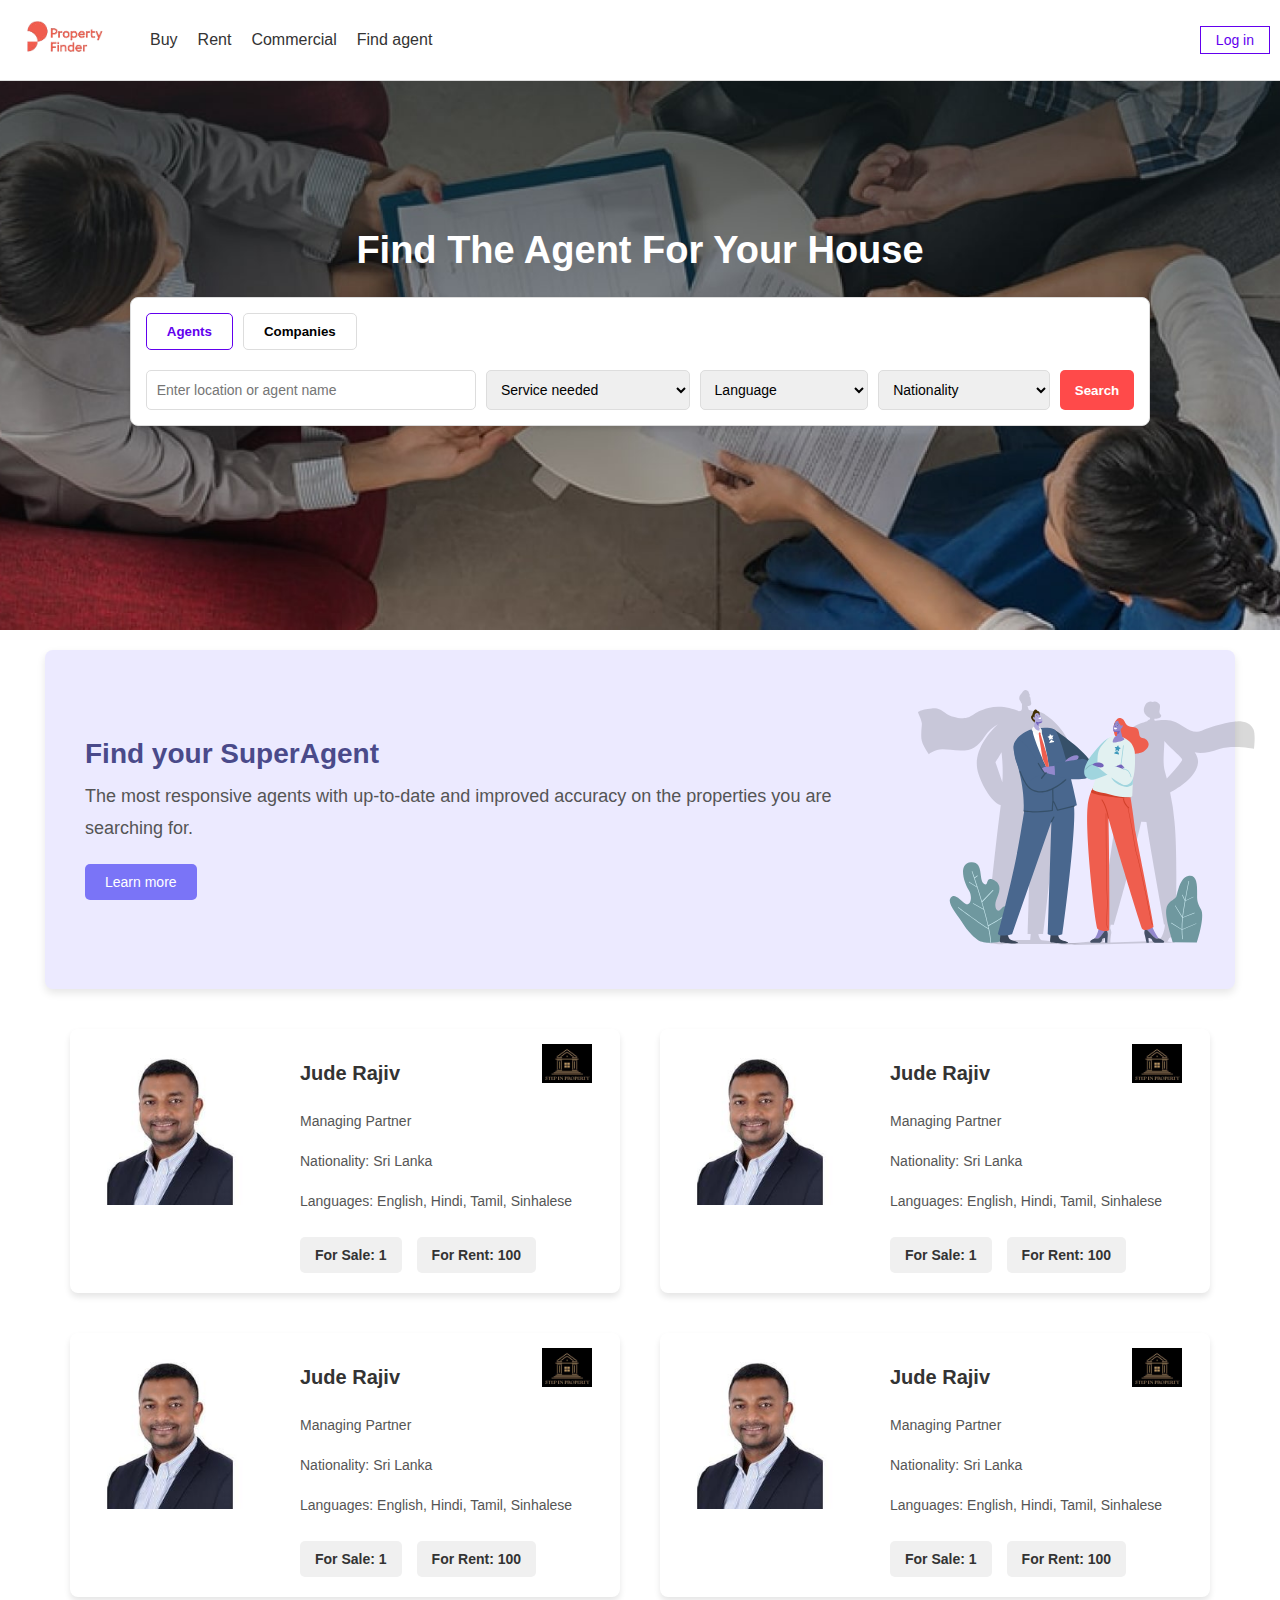
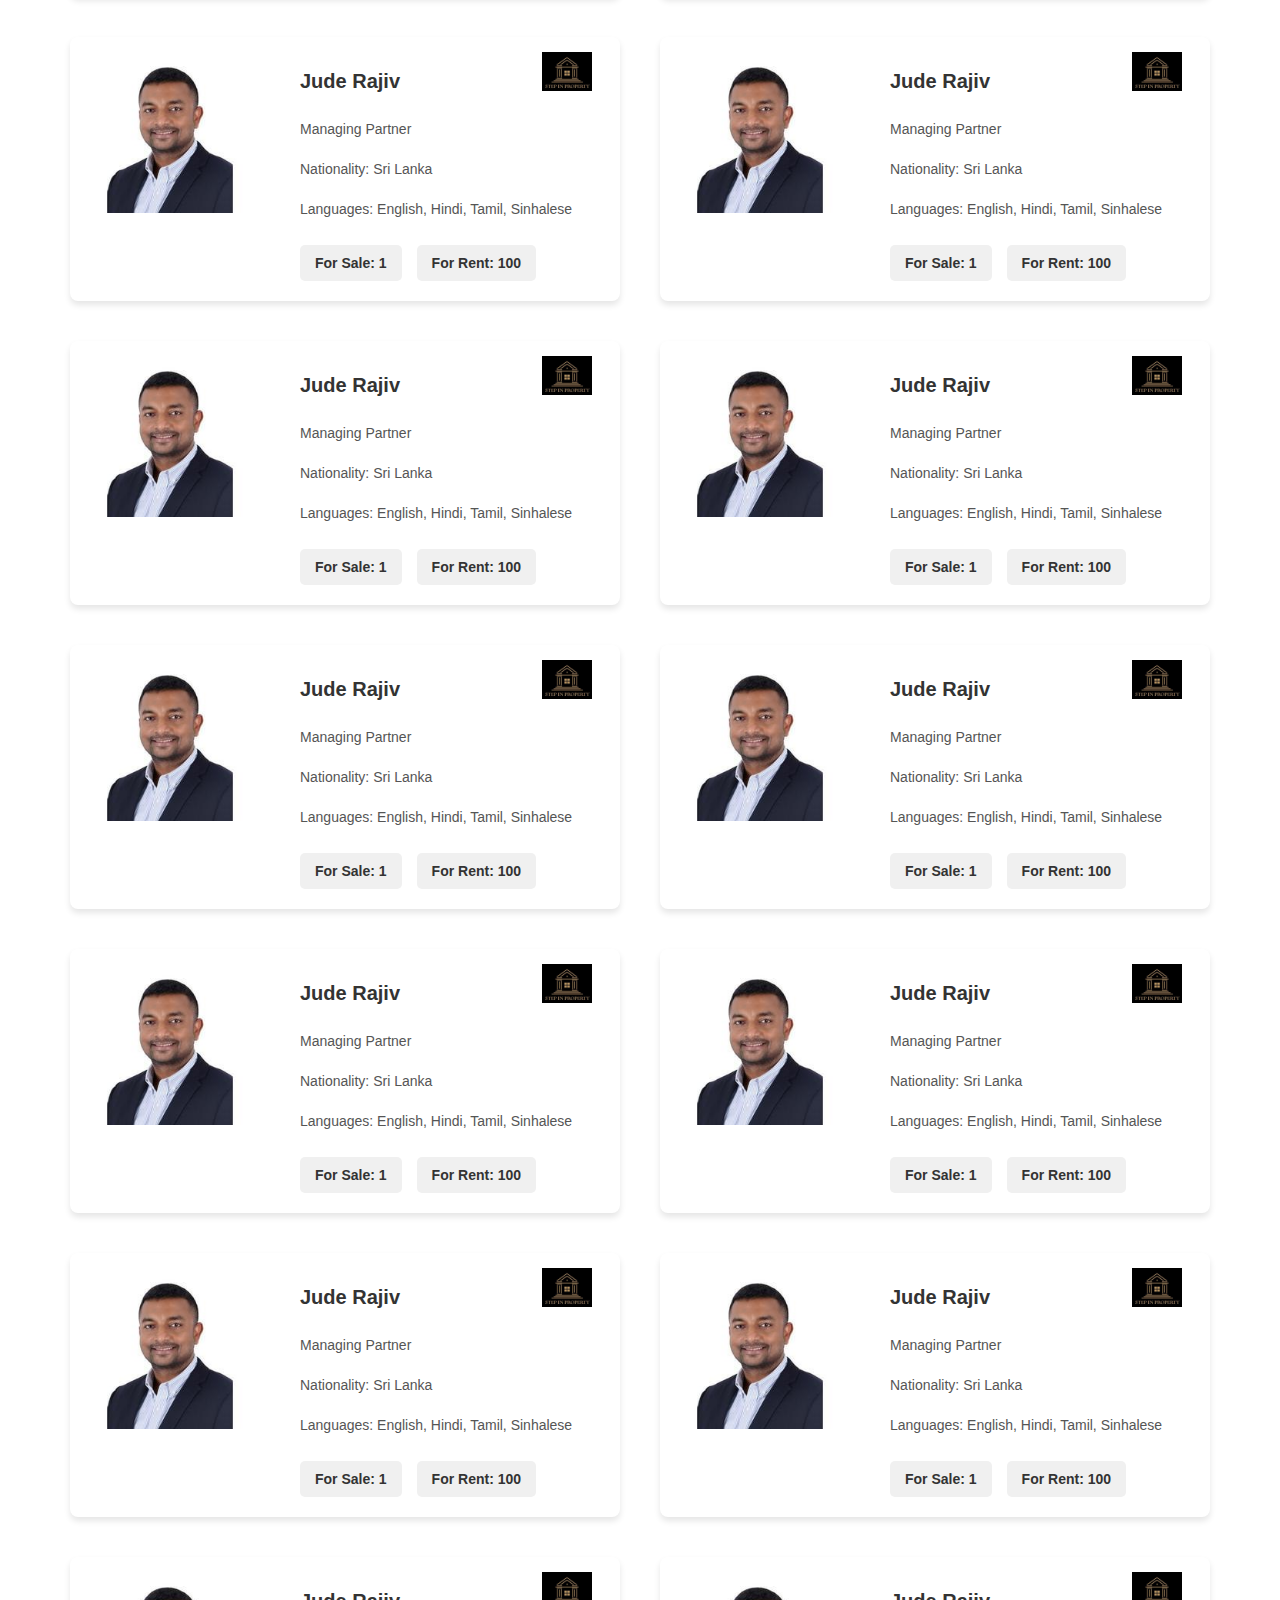
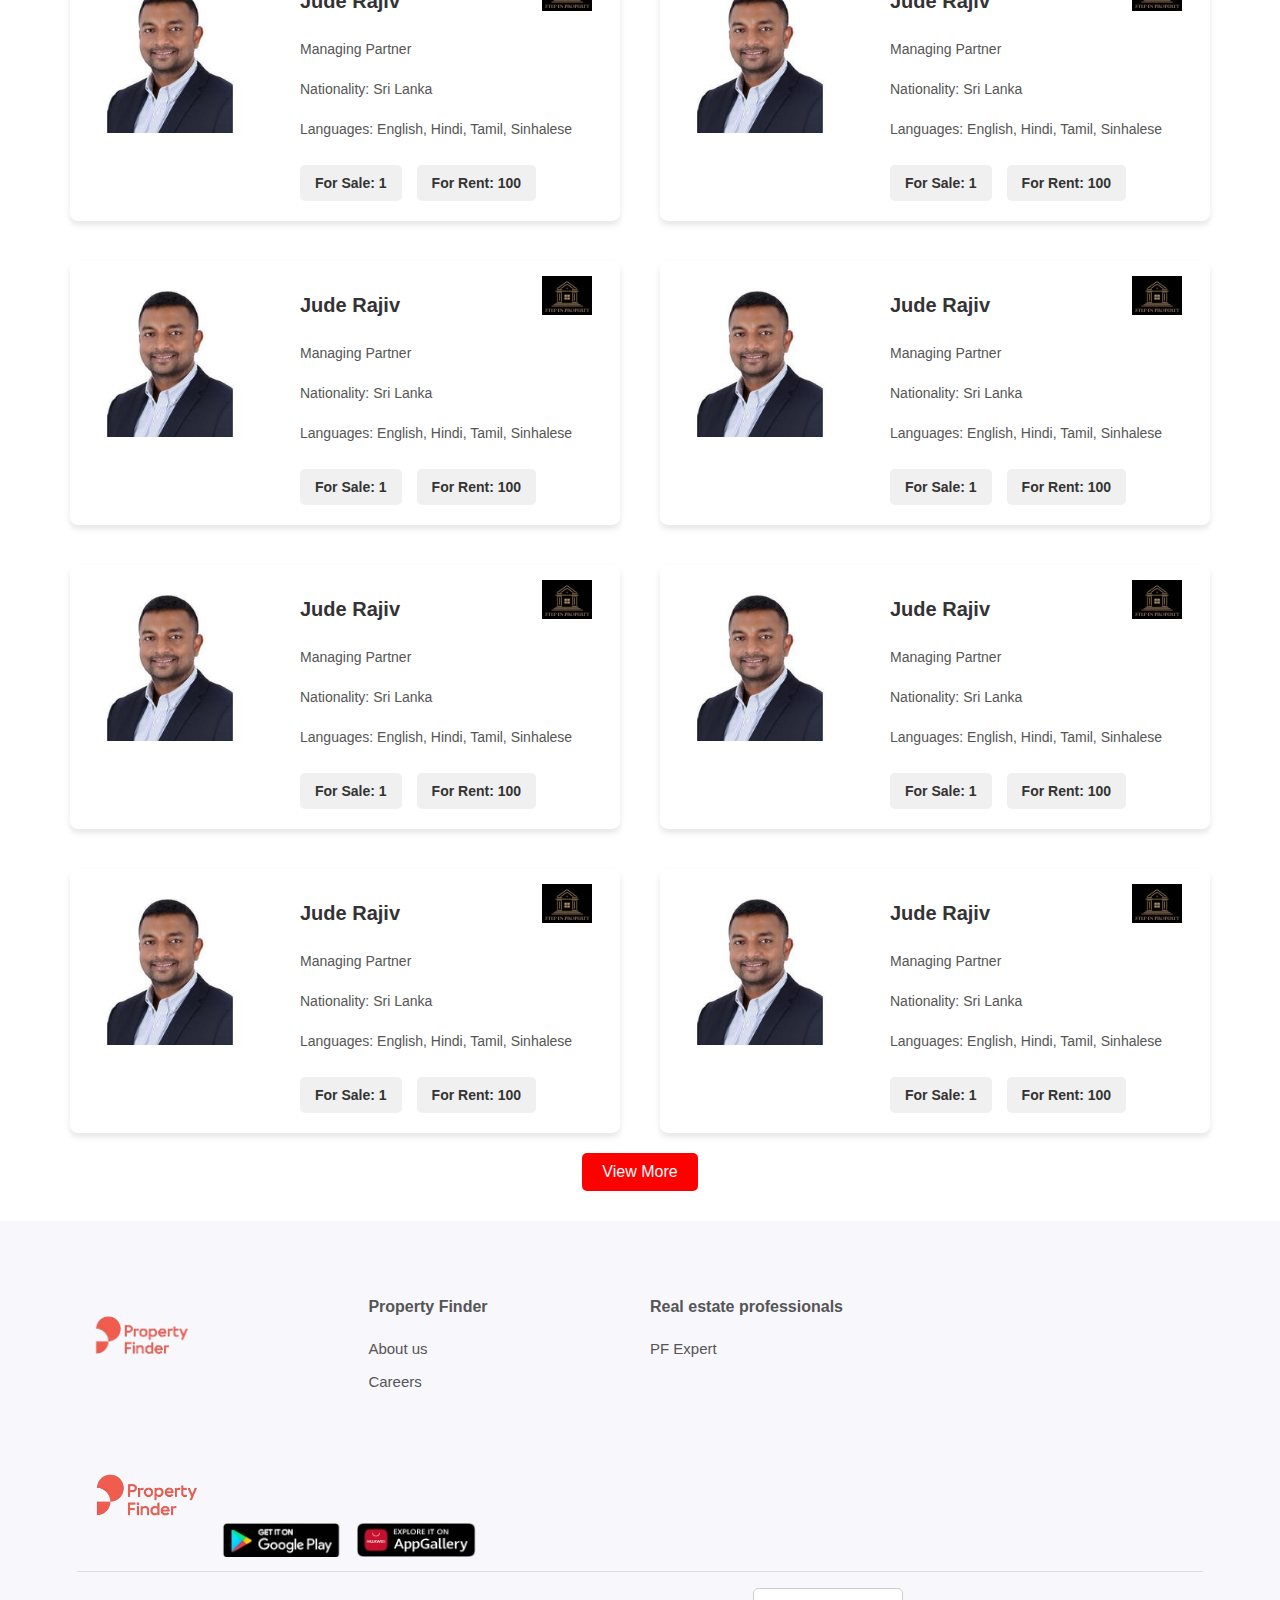
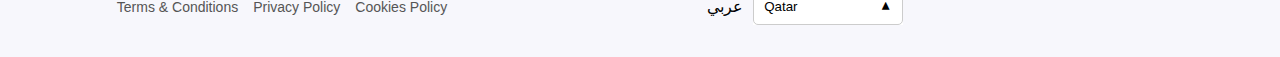
<file: Findagent.html>
<!DOCTYPE html>
<html lang="en">
  <head>
    <meta charset="UTF-8" />
    <meta name="viewport" content="width=device-width, initial-scale=1.0" />
    <title>Responsive Profile Cards</title>
    <style>
      body {
        font-family: Arial, sans-serif;
        margin: 0;
        padding: 0;
      }
      .navbar {
        display: flex;
        align-items: center;
        justify-content: space-between;
        background-color: white;
        padding: 10px 20px;
        border-bottom: 1px solid #ddd;
        position: fixed;
        top: 0;
        width: 100%;
        z-index: 1000;
        height: 60px; /* Ensure enough space for all elements */
      }

      .logo {
        display: flex;
        align-items: center;
        gap: 10px;
      }

      .logo img {
        width: 30px;
        height: 30px;
      }

      .nav-container {
        display: flex;
        align-items: center;
        gap: 20px;
        flex-grow: 1;
      }

      .nav-links {
        display: flex;
        gap: 20px;
      }

      .nav-links li {
        position: relative;
        list-style-type: none;
      }

      .nav-links a {
        text-decoration: none;
        color: #333;
        font-size: 16px;
      }

      .nav-links a:hover {
        border-bottom: 2px solid #6200ee;
      }

      /* Dropdown */
      .dropdown {
        position: relative;
        background-color: white;
      }

      .dropdown-content {
        display: none;
        position: absolute;
        top: 100%;
        left: 0;
        background-color: white;
        width: 1200px;
        height: 50px;
        border: 1px solid #ddd;
        padding: 20px;
        border-radius: 5px;
        z-index: 1;
      }

      .dropdown-content a {
        display: block;
        color: #333;
        text-decoration: none;
        font-size: 14px;
      }

      .dropdown-content a:hover {
        background-color: #f5f5f5;
      }

      .dropdown:hover .dropdown-content {
        display: block;
      }

      .login-btn {
        margin-right: 30px;
        padding: 5px 15px;
        border: 1px solid #6200ee;
        background-color: transparent;
        color: #6200ee;
        font-size: 14px;
        cursor: pointer;
      }

      .login-btn:hover {
        background-color: #6200ee;
        color: white;
      }

      .menu-toggle {
        display: none;
        flex-direction: column;
        cursor: pointer;
      }

      .menu-toggle .bar {
        width: 25px;
        height: 3px;
        background-color: #333;
        margin: 3px 0;
      }

      /* Responsive Design */
      @media (max-width: 768px) {
        .nav-links {
          display: none;
          flex-direction: column;
          position: absolute;
          top: 60px;
          left: 20px;
          background-color: white;
          border: 1px solid #ddd;
          border-radius: 5px;
          padding: 10px;
          width: calc(100% - 40px);
        }

        .nav-links.active {
          display: flex;
        }

        .menu-toggle {
          display: flex;
          margin-right: 50px;
        }

        .login-btn {
          position: absolute;
          right: 120px;
          top: 12px; /* Adjust position for mobile view */
        }
      }

      .background-container {
        position: relative;
        width: 100%;
        height: 70vh;
        background-image: url("/images/background.jpg"); /* Replace with your image path */
        background-size: cover;
        background-position: center;
        display: flex;
        justify-content: center;
        align-items: center;
      }

      .search-bar {
        display: flex;
        flex-wrap: wrap;
        gap: 10px;
        padding: 15px;
        background-color: #ffffff;
        border: 1px solid #ddd;
        border-radius: 8px;
        box-shadow: 0 2px 5px rgba(0, 0, 0, 0.1);
      }

      .search-bar button {
        padding: 10px 15px;
        border: none;
        border-radius: 5px;
        background-color: #ff4a4a;
        color: #ffffff;
        font-weight: bold;
        cursor: pointer;
        flex-shrink: 0;
      }

      .search-bar button:hover {
        background-color: #e33b3b;
      }

      .search-bar select,
      .search-bar input {
        padding: 10px;
        border: 1px solid #ddd;
        border-radius: 5px;
        font-size: 14px;
        flex-grow: 1;
        min-width: 150px;
      }

      .search-bar input {
        flex-grow: 2;
      }

      .tab-group {
        display: flex;
        gap: 10px;
        margin-bottom: 10px;
        flex-basis: 100%;
      }

      .tab-group button {
        padding: 10px 20px;
        border: 1px solid #ddd;
        background-color: #ffffff;
        border-radius: 5px;
        cursor: pointer;
      }

      .tab-group button.active {
        border-color: #6200ee;
        color: #6200ee;
      }

      @media (max-width: 600px) {
        .search-bar {
          flex-direction: column;
          align-items: stretch;
        }

        .tab-group {
          justify-content: center;
        }
      }

      .secondsection {
        margin-top: 20px;
        margin-bottom: 40px;
        display: flex;
        justify-content: center;
        align-items: center;
      }

      .banner {
        width: 90%;
        max-width: 1110px;
        display: flex;
        align-items: center;
        justify-content: space-between;
        background-color: #eceaff;
        border-radius: 8px;
        padding: 40px;
        box-shadow: 0 4px 8px rgba(0, 0, 0, 0.1);
        flex-direction: row;
      }

      .content {
        max-width: 70%;
      }

      .content h1 {
        font-size: 28px;
        line-height: 2rem;
        margin: 0 0 10px;
        color: #4a4a8a;
      }

      .content p {
        font-size: 18px;
        line-height: 2rem;
        color: #555;
        margin: 0 0 20px;
      }

      .content a {
        display: inline-block;
        text-decoration: none;
        background-color: #7a74f7;
        color: #fff;
        padding: 10px 20px;
        border-radius: 5px;
        font-size: 14px;
      }

      .content a:hover {
        background-color: #6860e8;
      }

      .illustration {
        max-width: 50%; /* Increased size */
      }

      .illustration img {
        width: 135%; /* Image enlarged */
        border-radius: 8px;
      }

      /* Media Query for Stacking Content */
      @media (max-width: 768px) {
        .banner {
          flex-direction: column-reverse;
          align-items: center;
          text-align: center;
        }

        .content {
          max-width: 100%;
        }

        .illustration {
          max-width: 100%;
          margin-top: 20px;
        }

        .illustration img {
          width: 100%; /* Maintain full width in smaller screens */
        }
      }

      .container {
        display: flex;
        flex-wrap: wrap;
        justify-content: center;
        gap: 40px;
      }

      .card {
        display: flex;
        flex-direction: column;
        background: #fff;
        border-radius: 8px;
        box-shadow: 0 4px 6px rgba(0, 0, 0, 0.1);
        overflow: hidden;
        max-width: 550px;
        flex: 1 1 calc(50% - 20px);
        box-sizing: border-box;
      }

      .card img {
        width: 100%; /* Ensure full width */
        height: 100%;
        object-fit: contain; /* Prevent cropping */
      }

      .card-content {
        padding: 20px;
        position: relative;
      }

      .card-content h1 {
        margin: 0;
        font-size: 20px;
        color: #333;
        line-height: 3rem;
      }

      .card-content p {
        margin: 8px 0;
        color: #555;
        font-size: 14px;
        line-height: 2rem;
      }

      .card-content .right-image {
        position: absolute;
        top: 10px;
        right: 10px;
        width: 50px;
        height: 50px;
      }

      .card-content .right-image img {
        width: 100%; /* Fully contained */
        height: 100%;
      }

      .card-stats {
        display: flex;
        gap: 15px;
        margin-top: 20px;
      }

      .card-stat {
        background: #f0f0f0;
        padding: 10px 15px;
        border-radius: 5px;
        font-size: 14px;
        font-weight: bold;
        color: #333;
      }

      .view-more {
        text-align: center;
        margin-top: 20px;
      }

      .view-more button {
        background: red;
        color: #fff;
        border: none;
        padding: 10px 20px;
        border-radius: 5px;
        cursor: pointer;
        font-size: 16px;
      }

      .view-more button:hover {
        background: #0056b3;
      }

      @media (min-width: 768px) {
        .card {
          flex-direction: row;
          flex: 1 1 calc(45% - 20px);
        }

        .card img {
          width: 200px; /* Adjust image width */
          max-height: 200px;
        }

        .card-content {
          padding: 20px 30px;
        }
      }
      @media (max-width: 768px) {
        .container {
          flex-direction: column;
          justify-content: center;
          align-items: center;
        }
        .card {
          width: 80%;
        }
      }

      .footer {
        background-color: #f7f7fc;
        padding: 4% 6% 2% 6%;
        font-family: "__Open_Sans_c34c9b", "__Open_Sans_Fallback_c34c9b",
          sans-serif;
      }

      .footer-top {
        display: flex;
        flex-wrap: wrap;
        justify-content: space-between;
        margin-bottom: 20px;
      }

      .footer-section {
        flex: 1;
        margin: 10px;
        min-width: 23% !important;
      }

      .footer-logo {
        width: 42%;
      }
      .footer-section h3 {
        margin-bottom: 24px;
        font-size: 16px;
        color: #555;
      }
      .footer-section ul {
        list-style: none;
        padding: 0;
      }

      .footer-section ul li {
        margin: 15px 0;
      }

      .footer-section ul li a {
        text-decoration: none;
        color: #555;
        font-size: 15px;
      }
      .footer-section ul li a:hover {
        text-decoration: underline;
      }

      .footer-apps a img {
        width: 120px;
        margin-right: 10px;
      }

      .footer-bottom {
        display: flex;
        flex-wrap: wrap;
        justify-content: space-between;
        align-items: center;
        border-top: 1px solid #ddd;
        padding-top: 10px;
      }

      .footer-links {
        display: flex;
        gap: 15px;
      }

      .footer-links li {
        list-style: none;
      }

      .footer-links li a {
        text-decoration: none;
        color: #555;
        font-size: 14px;
      }
      .footer-links li a:hover {
        text-decoration: underline;
      }
      .footer-settings {
        display: flex;
        align-items: center;
        gap: 10px;
      }
      .dropdown {
        position: relative;
        display: inline-block;
      }

      .dropdown-button {
        display: flex;
        align-items: center;
        justify-content: space-between;
        background-color: white;
        border: 1px solid #ccc;
        padding: 10px;
        width: 150px;
        cursor: pointer;
        border-radius: 5px;
      }

      .dropdown-button .flag-icon img {
        width: 20px;
        margin-right: 8px;
      }

      .arrow {
        transform: rotate(180deg); /* Ensures dropdown opens upward */
      }

      .dropdown-content {
        display: none;
        position: absolute;
        bottom: 100%; /* Makes dropdown open upwards */
        left: 0;
        background-color: white;
        box-shadow: 0 4px 8px rgba(0, 0, 0, 0.1);
        width: 100%;
        z-index: 1;
        border-radius: 5px;
      }

      .dropdown-content .dropdown-item {
        display: flex;
        align-items: center;
        padding: 10px;
        cursor: pointer;
        border-left: 5px solid transparent; /* Default blue bar hidden */
      }
      .dropdown-item a {
        text-decoration: none;
        color: #555;
      }
      .dropdown-content .dropdown-item img {
        width: 20px;
        margin-right: 8px;
      }

      .dropdown-content .dropdown-item:hover {
        background-color: #f8f8fc;
      }

      .dropdown-content .active {
        border-left-color: #1a1a37; /* Blue bar for selected item */
        color: #1a1a37;
      }

      .dropdown:hover .dropdown-content {
        display: block;
      }
      .footer-social a {
        width: 2rem;
        height: 2rem;
      }
      .footer-social a span {
        width: 2.2rem;
        height: 1.7rem;
        padding-top: 8px;
        border-radius: 25%;
        margin: 0 5px;
        background-color: #2c255e;
        color: #fff;
        text-align: center;
      }

      /* Responsive Design */
      @media (max-width: 992px) {
        .footer-top {
          flex-direction: column;
          align-items: flex-start;
        }

        .footer-bottom {
          flex-direction: column;
          align-items: center;
          gap: 10px;
        }

        .footer-social {
          margin-top: 10px;
        }
        .footer-logo {
          width: 82%;
        }
      }
    </style>
  </head>
  <body>
    <nav class="navbar">
      <div class="logo">
        <a href="first.html">
          <img
            src="images/logo_without_background.png"
            alt="Property Finder Logo"
            style="height: 90px; width: 90px"
        /></a>
      </div>
      <div class="nav-container">
        <ul class="nav-links">
          <li><a href="buy.html">Buy</a></li>
          <li><a href="rent.html">Rent</a></li>
          <li><a href="agent.html">Commercial</a></li>
          <li>
            <a href="Findagent.html#">Find agent</a>
          </li>
          <!-- <li class="dropdown">
            <a href="#">Explore</a>
            <div class="dropdown-content">
              <a href="#">Blogs</a>
              <a href="#">InsightHub</a>
              <a href="#">Community</a>
            </div>
          </li> -->
        </ul>
      </div>
      <button class="login-btn">Log in</button>
      <div class="menu-toggle" onclick="toggleMenu()">
        <div class="bar"></div>
        <div class="bar"></div>
        <div class="bar"></div>
      </div>
    </nav>
    <section class="first">
      <div class="background-container">
        <div
          style="display: flex; flex-direction: column; justify-content: center"
        >
          <h1
            style="
              text-align: center;
              color: white;
              font-weight: 900;
              font-size: 38px;
            "
          >
            Find The Agent For Your House
          </h1>

          <div class="search-bar">
            <div class="tab-group">
              <button class="active" onclick="toggleTab(this)">Agents</button>
              <button onclick="toggleTab(this)" style="color: black">
                Companies
              </button>
            </div>
            <input type="text" placeholder="Enter location or agent name" />
            <select>
              <option value="">Service needed</option>
              <option value="service1">Service 1</option>
              <option value="service2">Service 2</option>
            </select>
            <select>
              <option value="">Language</option>
              <option value="english">English</option>
              <option value="spanish">Spanish</option>
            </select>
            <select>
              <option value="">Nationality</option>
              <option value="us">US</option>
              <option value="uk">UK</option>
            </select>
            <button>Search</button>
          </div>
        </div>
      </div>
      <script>
        function toggleTab(button) {
          const buttons = document.querySelectorAll(".tab-group button");
          buttons.forEach((btn) => btn.classList.remove("active"));
          button.classList.add("active");
        }
      </script>
    </section>

    <section class="secondsection">
      <div class="banner">
        <div class="content">
          <h1>Find your SuperAgent</h1>
          <p>
            The most responsive agents with up-to-date and improved accuracy on
            the properties you are searching for.
          </p>
          <a href="#">Learn more</a>
        </div>
        <div class="illustration">
          <img src="/images/banner.svg" alt="SuperAgent Illustration" />
        </div>
      </div>
    </section>
    <div class="container">
      <div class="card">
        <img src="/images/person1.jpg" alt="Profile Picture" />
        <div class="card-content">
          <div class="right-image">
            <img src="/images/uni1.jpg" alt="Icon" />
          </div>
          <h1>Jude Rajiv</h1>
          <p>Managing Partner</p>
          <p>Nationality: Sri Lanka</p>
          <p>Languages: English, Hindi, Tamil, Sinhalese</p>
          <div class="card-stats">
            <div class="card-stat">For Sale: 1</div>
            <div class="card-stat">For Rent: 100</div>
          </div>
        </div>
      </div>
      <div class="card">
        <img src="/images/person1.jpg" alt="Profile Picture" />
        <div class="card-content">
          <div class="right-image">
            <img src="/images/uni1.jpg" alt="Icon" />
          </div>
          <h1>Jude Rajiv</h1>
          <p>Managing Partner</p>
          <p>Nationality: Sri Lanka</p>
          <p>Languages: English, Hindi, Tamil, Sinhalese</p>
          <div class="card-stats">
            <div class="card-stat">For Sale: 1</div>
            <div class="card-stat">For Rent: 100</div>
          </div>
        </div>
      </div>
      <div class="card">
        <img src="/images/person1.jpg" alt="Profile Picture" />
        <div class="card-content">
          <div class="right-image">
            <img src="/images/uni1.jpg" alt="Icon" />
          </div>
          <h1>Jude Rajiv</h1>
          <p>Managing Partner</p>
          <p>Nationality: Sri Lanka</p>
          <p>Languages: English, Hindi, Tamil, Sinhalese</p>
          <div class="card-stats">
            <div class="card-stat">For Sale: 1</div>
            <div class="card-stat">For Rent: 100</div>
          </div>
        </div>
      </div>
      <div class="card">
        <img src="/images/person1.jpg" alt="Profile Picture" />
        <div class="card-content">
          <div class="right-image">
            <img src="/images/uni1.jpg" alt="Icon" />
          </div>
          <h1>Jude Rajiv</h1>
          <p>Managing Partner</p>
          <p>Nationality: Sri Lanka</p>
          <p>Languages: English, Hindi, Tamil, Sinhalese</p>
          <div class="card-stats">
            <div class="card-stat">For Sale: 1</div>
            <div class="card-stat">For Rent: 100</div>
          </div>
        </div>
      </div>
      <div class="card">
        <img src="/images/person1.jpg" alt="Profile Picture" />
        <div class="card-content">
          <div class="right-image">
            <img src="/images/uni1.jpg" alt="Icon" />
          </div>
          <h1>Jude Rajiv</h1>
          <p>Managing Partner</p>
          <p>Nationality: Sri Lanka</p>
          <p>Languages: English, Hindi, Tamil, Sinhalese</p>
          <div class="card-stats">
            <div class="card-stat">For Sale: 1</div>
            <div class="card-stat">For Rent: 100</div>
          </div>
        </div>
      </div>
      <div class="card">
        <img src="/images/person1.jpg" alt="Profile Picture" />
        <div class="card-content">
          <div class="right-image">
            <img src="/images/uni1.jpg" alt="Icon" />
          </div>
          <h1>Jude Rajiv</h1>
          <p>Managing Partner</p>
          <p>Nationality: Sri Lanka</p>
          <p>Languages: English, Hindi, Tamil, Sinhalese</p>
          <div class="card-stats">
            <div class="card-stat">For Sale: 1</div>
            <div class="card-stat">For Rent: 100</div>
          </div>
        </div>
      </div>
      <div class="card">
        <img src="/images/person1.jpg" alt="Profile Picture" />
        <div class="card-content">
          <div class="right-image">
            <img src="/images/uni1.jpg" alt="Icon" />
          </div>
          <h1>Jude Rajiv</h1>
          <p>Managing Partner</p>
          <p>Nationality: Sri Lanka</p>
          <p>Languages: English, Hindi, Tamil, Sinhalese</p>
          <div class="card-stats">
            <div class="card-stat">For Sale: 1</div>
            <div class="card-stat">For Rent: 100</div>
          </div>
        </div>
      </div>
      <div class="card">
        <img src="/images/person1.jpg" alt="Profile Picture" />
        <div class="card-content">
          <div class="right-image">
            <img src="/images/uni1.jpg" alt="Icon" />
          </div>
          <h1>Jude Rajiv</h1>
          <p>Managing Partner</p>
          <p>Nationality: Sri Lanka</p>
          <p>Languages: English, Hindi, Tamil, Sinhalese</p>
          <div class="card-stats">
            <div class="card-stat">For Sale: 1</div>
            <div class="card-stat">For Rent: 100</div>
          </div>
        </div>
      </div>
      <div class="card">
        <img src="/images/person1.jpg" alt="Profile Picture" />
        <div class="card-content">
          <div class="right-image">
            <img src="/images/uni1.jpg" alt="Icon" />
          </div>
          <h1>Jude Rajiv</h1>
          <p>Managing Partner</p>
          <p>Nationality: Sri Lanka</p>
          <p>Languages: English, Hindi, Tamil, Sinhalese</p>
          <div class="card-stats">
            <div class="card-stat">For Sale: 1</div>
            <div class="card-stat">For Rent: 100</div>
          </div>
        </div>
      </div>
      <div class="card">
        <img src="/images/person1.jpg" alt="Profile Picture" />
        <div class="card-content">
          <div class="right-image">
            <img src="/images/uni1.jpg" alt="Icon" />
          </div>
          <h1>Jude Rajiv</h1>
          <p>Managing Partner</p>
          <p>Nationality: Sri Lanka</p>
          <p>Languages: English, Hindi, Tamil, Sinhalese</p>
          <div class="card-stats">
            <div class="card-stat">For Sale: 1</div>
            <div class="card-stat">For Rent: 100</div>
          </div>
        </div>
      </div>
      <div class="card">
        <img src="/images/person1.jpg" alt="Profile Picture" />
        <div class="card-content">
          <div class="right-image">
            <img src="/images/uni1.jpg" alt="Icon" />
          </div>
          <h1>Jude Rajiv</h1>
          <p>Managing Partner</p>
          <p>Nationality: Sri Lanka</p>
          <p>Languages: English, Hindi, Tamil, Sinhalese</p>
          <div class="card-stats">
            <div class="card-stat">For Sale: 1</div>
            <div class="card-stat">For Rent: 100</div>
          </div>
        </div>
      </div>
      <div class="card">
        <img src="/images/person1.jpg" alt="Profile Picture" />
        <div class="card-content">
          <div class="right-image">
            <img src="/images/uni1.jpg" alt="Icon" />
          </div>
          <h1>Jude Rajiv</h1>
          <p>Managing Partner</p>
          <p>Nationality: Sri Lanka</p>
          <p>Languages: English, Hindi, Tamil, Sinhalese</p>
          <div class="card-stats">
            <div class="card-stat">For Sale: 1</div>
            <div class="card-stat">For Rent: 100</div>
          </div>
        </div>
      </div>
      <div class="card">
        <img src="/images/person1.jpg" alt="Profile Picture" />
        <div class="card-content">
          <div class="right-image">
            <img src="/images/uni1.jpg" alt="Icon" />
          </div>
          <h1>Jude Rajiv</h1>
          <p>Managing Partner</p>
          <p>Nationality: Sri Lanka</p>
          <p>Languages: English, Hindi, Tamil, Sinhalese</p>
          <div class="card-stats">
            <div class="card-stat">For Sale: 1</div>
            <div class="card-stat">For Rent: 100</div>
          </div>
        </div>
      </div>
      <div class="card">
        <img src="/images/person1.jpg" alt="Profile Picture" />
        <div class="card-content">
          <div class="right-image">
            <img src="/images/uni1.jpg" alt="Icon" />
          </div>
          <h1>Jude Rajiv</h1>
          <p>Managing Partner</p>
          <p>Nationality: Sri Lanka</p>
          <p>Languages: English, Hindi, Tamil, Sinhalese</p>
          <div class="card-stats">
            <div class="card-stat">For Sale: 1</div>
            <div class="card-stat">For Rent: 100</div>
          </div>
        </div>
      </div>
      <div class="card">
        <img src="/images/person1.jpg" alt="Profile Picture" />
        <div class="card-content">
          <div class="right-image">
            <img src="/images/uni1.jpg" alt="Icon" />
          </div>
          <h1>Jude Rajiv</h1>
          <p>Managing Partner</p>
          <p>Nationality: Sri Lanka</p>
          <p>Languages: English, Hindi, Tamil, Sinhalese</p>
          <div class="card-stats">
            <div class="card-stat">For Sale: 1</div>
            <div class="card-stat">For Rent: 100</div>
          </div>
        </div>
      </div>
      <div class="card">
        <img src="/images/person1.jpg" alt="Profile Picture" />
        <div class="card-content">
          <div class="right-image">
            <img src="/images/uni1.jpg" alt="Icon" />
          </div>
          <h1>Jude Rajiv</h1>
          <p>Managing Partner</p>
          <p>Nationality: Sri Lanka</p>
          <p>Languages: English, Hindi, Tamil, Sinhalese</p>
          <div class="card-stats">
            <div class="card-stat">For Sale: 1</div>
            <div class="card-stat">For Rent: 100</div>
          </div>
        </div>
      </div>
      <div class="card">
        <img src="/images/person1.jpg" alt="Profile Picture" />
        <div class="card-content">
          <div class="right-image">
            <img src="/images/uni1.jpg" alt="Icon" />
          </div>
          <h1>Jude Rajiv</h1>
          <p>Managing Partner</p>
          <p>Nationality: Sri Lanka</p>
          <p>Languages: English, Hindi, Tamil, Sinhalese</p>
          <div class="card-stats">
            <div class="card-stat">For Sale: 1</div>
            <div class="card-stat">For Rent: 100</div>
          </div>
        </div>
      </div>
      <div class="card">
        <img src="/images/person1.jpg" alt="Profile Picture" />
        <div class="card-content">
          <div class="right-image">
            <img src="/images/uni1.jpg" alt="Icon" />
          </div>
          <h1>Jude Rajiv</h1>
          <p>Managing Partner</p>
          <p>Nationality: Sri Lanka</p>
          <p>Languages: English, Hindi, Tamil, Sinhalese</p>
          <div class="card-stats">
            <div class="card-stat">For Sale: 1</div>
            <div class="card-stat">For Rent: 100</div>
          </div>
        </div>
      </div>
      <div class="card">
        <img src="/images/person1.jpg" alt="Profile Picture" />
        <div class="card-content">
          <div class="right-image">
            <img src="/images/uni1.jpg" alt="Icon" />
          </div>
          <h1>Jude Rajiv</h1>
          <p>Managing Partner</p>
          <p>Nationality: Sri Lanka</p>
          <p>Languages: English, Hindi, Tamil, Sinhalese</p>
          <div class="card-stats">
            <div class="card-stat">For Sale: 1</div>
            <div class="card-stat">For Rent: 100</div>
          </div>
        </div>
      </div>
      <div class="card">
        <img src="/images/person1.jpg" alt="Profile Picture" />
        <div class="card-content">
          <div class="right-image">
            <img src="/images/uni1.jpg" alt="Icon" />
          </div>
          <h1>Jude Rajiv</h1>
          <p>Managing Partner</p>
          <p>Nationality: Sri Lanka</p>
          <p>Languages: English, Hindi, Tamil, Sinhalese</p>
          <div class="card-stats">
            <div class="card-stat">For Sale: 1</div>
            <div class="card-stat">For Rent: 100</div>
          </div>
        </div>
      </div>
      <div class="card">
        <img src="/images/person1.jpg" alt="Profile Picture" />
        <div class="card-content">
          <div class="right-image">
            <img src="/images/uni1.jpg" alt="Icon" />
          </div>
          <h1>Jude Rajiv</h1>
          <p>Managing Partner</p>
          <p>Nationality: Sri Lanka</p>
          <p>Languages: English, Hindi, Tamil, Sinhalese</p>
          <div class="card-stats">
            <div class="card-stat">For Sale: 1</div>
            <div class="card-stat">For Rent: 100</div>
          </div>
        </div>
      </div>
      <div class="card">
        <img src="/images/person1.jpg" alt="Profile Picture" />
        <div class="card-content">
          <div class="right-image">
            <img src="/images/uni1.jpg" alt="Icon" />
          </div>
          <h1>Jude Rajiv</h1>
          <p>Managing Partner</p>
          <p>Nationality: Sri Lanka</p>
          <p>Languages: English, Hindi, Tamil, Sinhalese</p>
          <div class="card-stats">
            <div class="card-stat">For Sale: 1</div>
            <div class="card-stat">For Rent: 100</div>
          </div>
        </div>
      </div>
      <!-- Add more cards here -->
    </div>

    <div class="view-more">
      <button>View More</button>
    </div>
    <section style="margin-top: 30px">
      <footer class="footer">
        <div class="footer-top">
          <div class="footer-section">
            <img
              src="/images/logo_without_background.png"
              alt="Property Finder Logo"
              class="footer-logo"
            />
          </div>
          <div class="footer-section">
            <h3>Property Finder</h3>
            <ul>
              <li><a href="#">About us</a></li>
              <li><a href="#">Careers</a></li>
            </ul>
          </div>
          <div class="footer-section">
            <h3>Real estate professionals</h3>
            <ul>
              <li><a href="#">PF Expert</a></li>
            </ul>
          </div>
          <div class="footer-section"></div>
        </div>

        <div class="footer-section footer-apps">
          <a
            href="https://apps.apple.com/qa/app/property-finder-real-estate/id897540233"
            target="_blank"
            ><img src="/images/logo_without_background.png" alt="App Store"
          /></a>
          <a
            href="https://play.google.com/store/apps/details?id=ae.propertyfinder.propertyfinder&gl=qa&hl=en"
            target="_blank"
            ><img src="/images/googleplay.png" alt="Google Play"
          /></a>
          <a href="https://appgallery.huawei.com/app/C105081471" target="_blank"
            ><img src="/images/appgal.png" alt=""
          /></a>
        </div>

        <div class="footer-bottom">
          <ul class="footer-links">
            <li>
              <a
                href="https://www.propertyfinder.qa/en/terms-and-conditions.html?tab=for-users"
                >Terms & Conditions</a
              >
            </li>
            <li>
              <a href="https://www.propertyfinder.qa/en/privacy-policy.html"
                >Privacy Policy</a
              >
            </li>
            <li>
              <a href="https://www.propertyfinder.qa/en/cookies-policy.html"
                >Cookies Policy</a
              >
            </li>
          </ul>
          <div class="footer-settings">
            <span>عربي</span>
            <div class="dropdown">
              <button class="dropdown-button">
                Qatar<span class="arrow">&#x25BC;</span>
              </button>
              <div class="dropdown-content">
                <div class="dropdown-item">
                  <a href="https://www.propertyfinder.ae/">UAE</a>
                </div>
                <div class="dropdown-item">
                  <a href="https://www.propertyfinder.bh/">Bahrain</a>
                </div>
                <div class="dropdown-item">
                  <a href="https://www.propertyfinder.eg/">Egypt</a>
                </div>
                <div class="dropdown-item active">
                  <a href="https://www.propertyfinder.eg/"> Qatar</a>
                </div>
                <div class="dropdown-item">
                  <a href="https://www.propertyfinder.sa/">Saudi </a>
                </div>
                <div class="dropdown-item">
                  <a href="https://www.hepsiemlak.com/"> Turkey </a>
                </div>
              </div>
            </div>
          </div>
          <div class="footer-social">
            <a href="https://www.instagram.com/propertyfinder.qa/"
              ><span class="fa fa-instagram"></span
            ></a>
            <a href="https://www.facebook.com/propertyfinder.qa/"
              ><span class="fa fa-facebook"></span
            ></a>
            <a href="https://twitter.com/propertyfinder"
              ><span class="fa fa-twitter"></span
            ></a>
            <a
              href="https://www.linkedin.com/company/property-finder-qatar/?originalSubdomain=in"
              ><span class="fa fa-linkedin"></span
            ></a>
          </div>
        </div>
      </footer>
    </section>
    <script>
      function toggleMenu() {
        const navLinks = document.querySelector(".nav-links");
        navLinks.classList.toggle("active");
      }
    </script>
    <script>
      function toggleTab(button) {
        const buttons = document.querySelectorAll(".tab-group button");
        buttons.forEach((btn) => btn.classList.remove("active"));
        button.classList.add("active");
      }
    </script>
  </body>
</html>
</file>
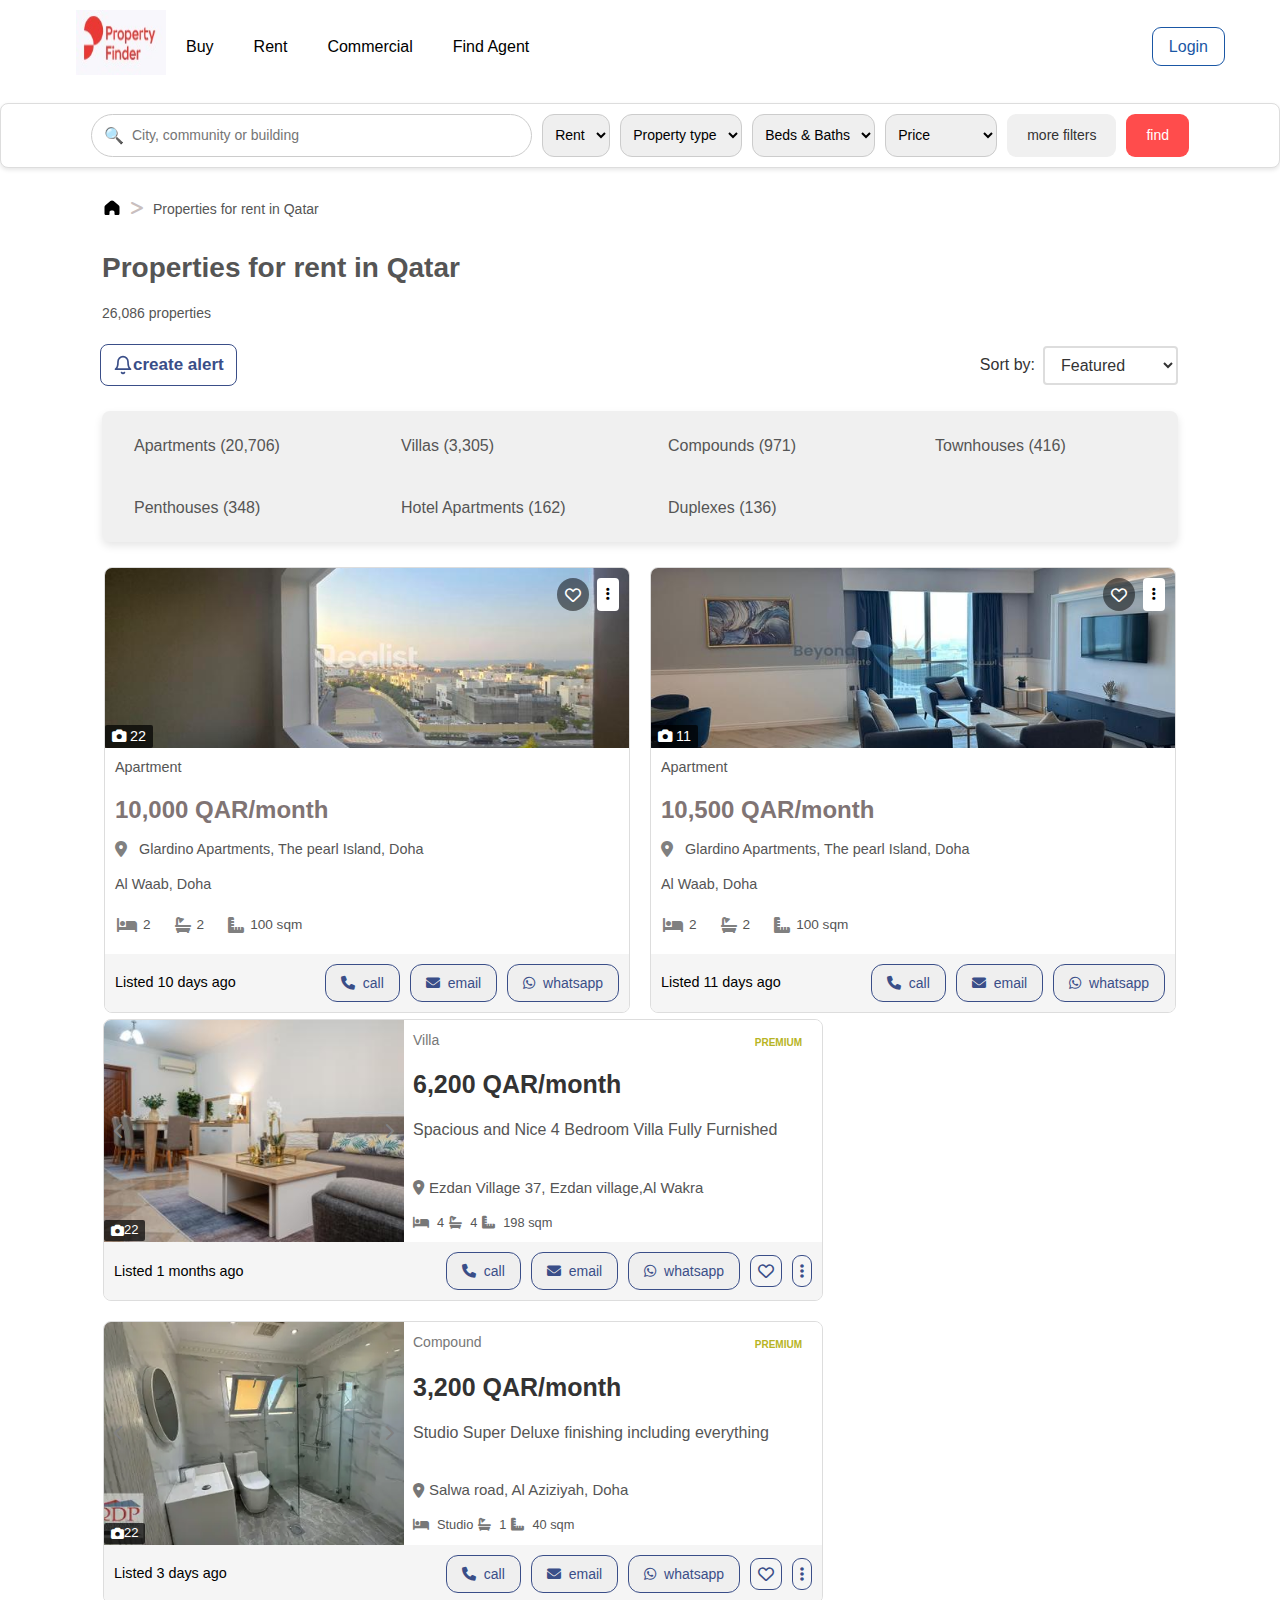
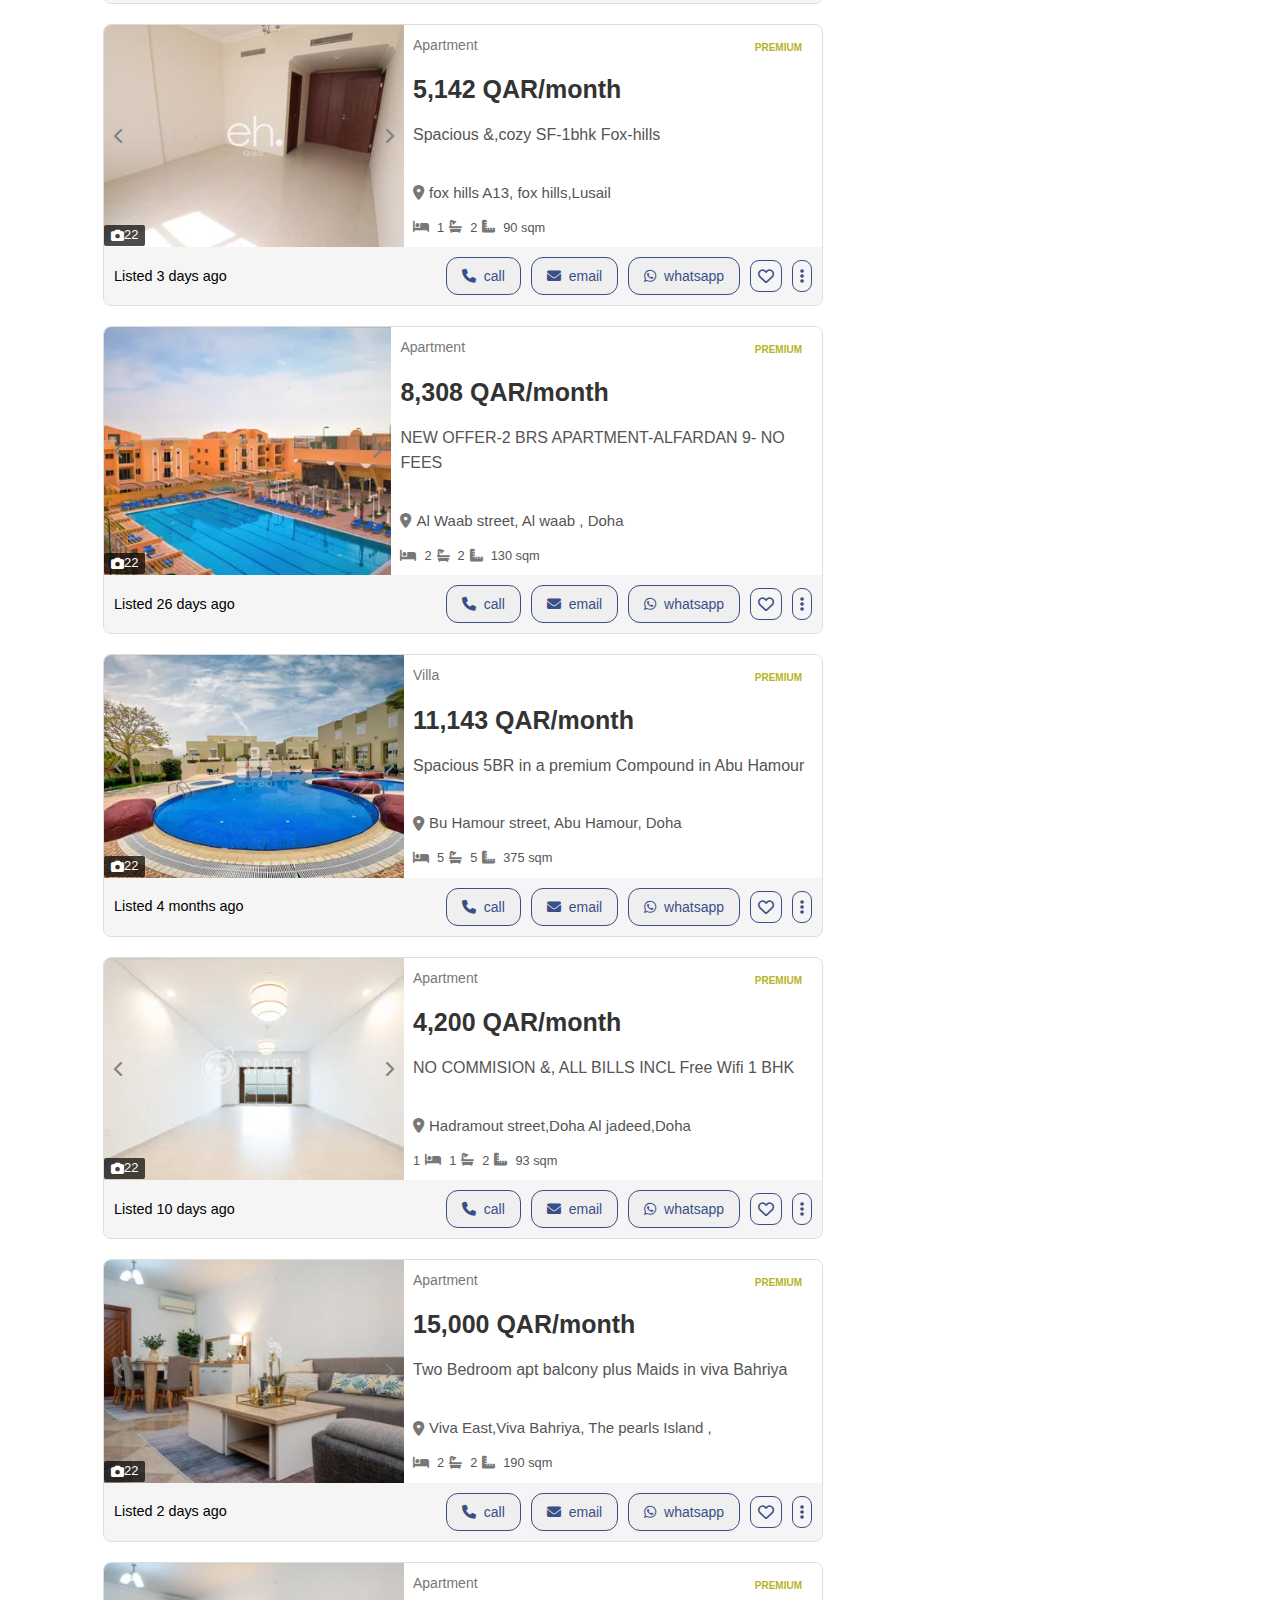
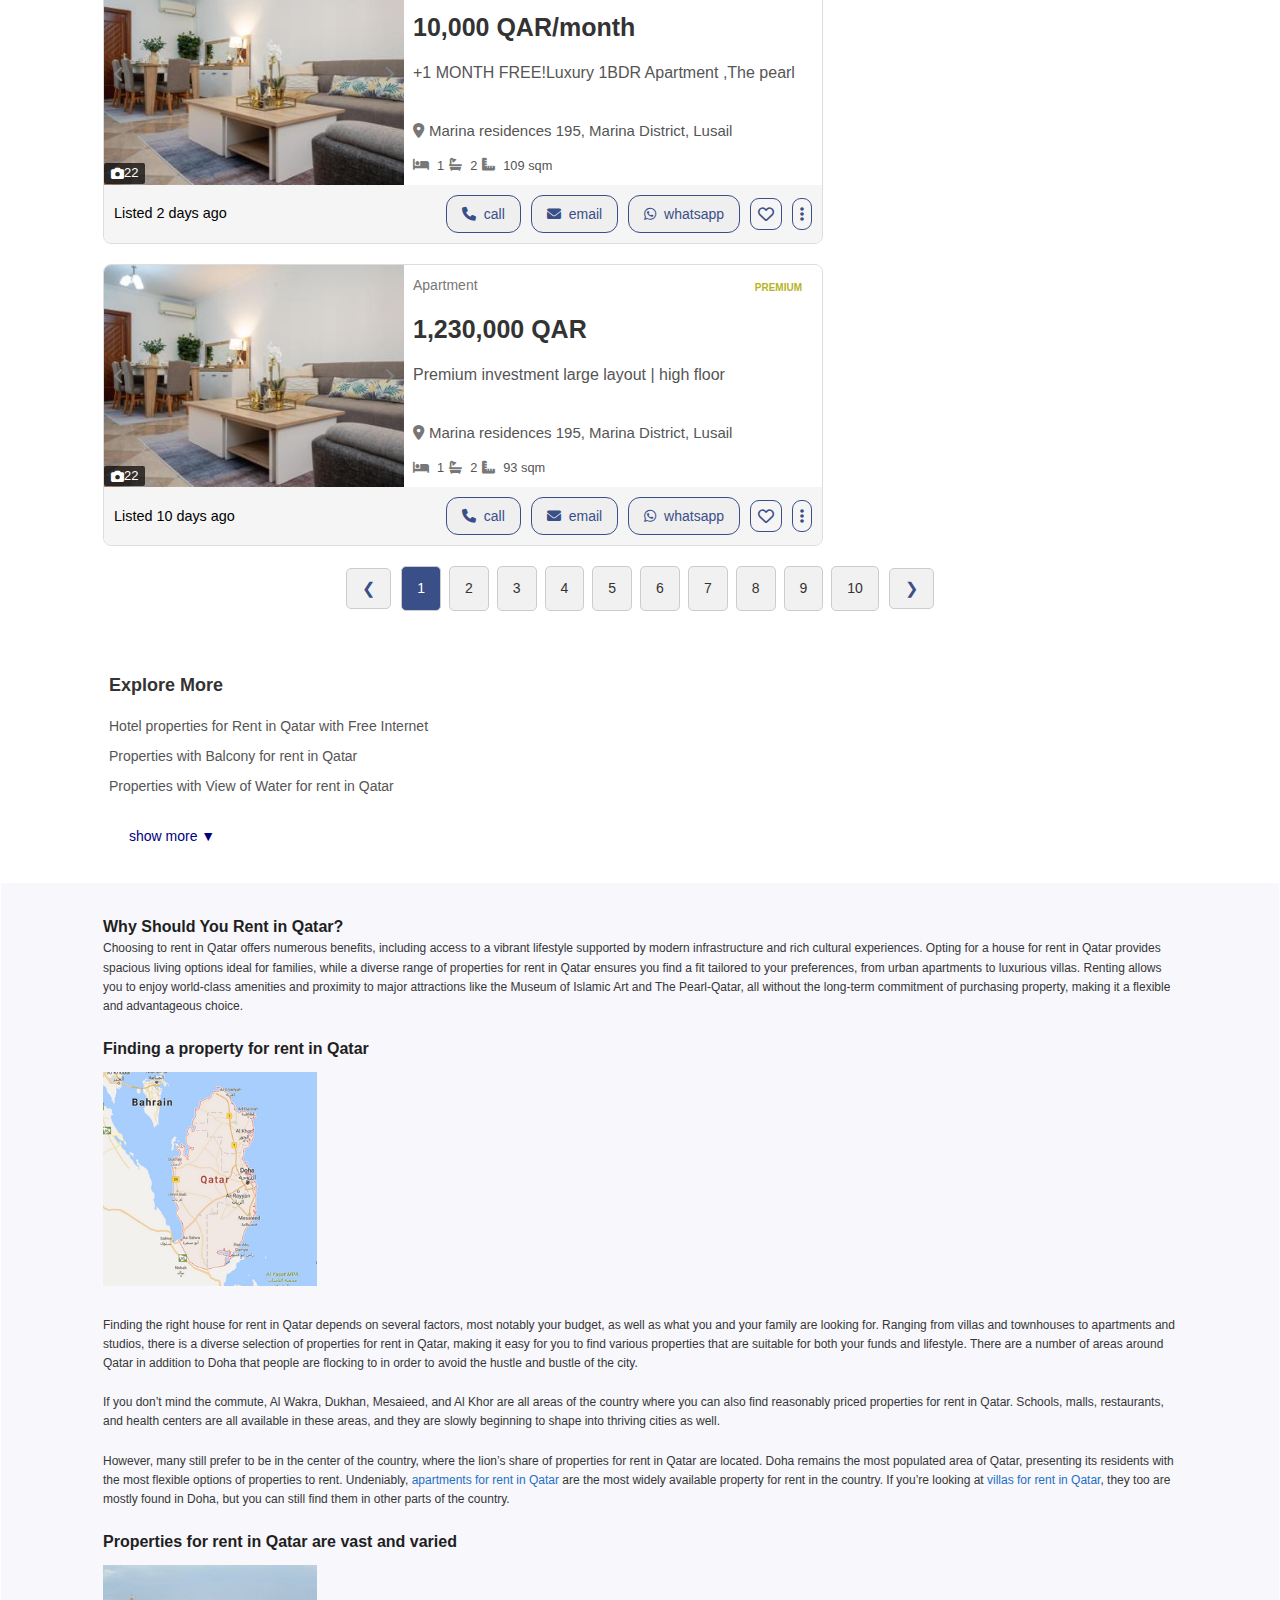
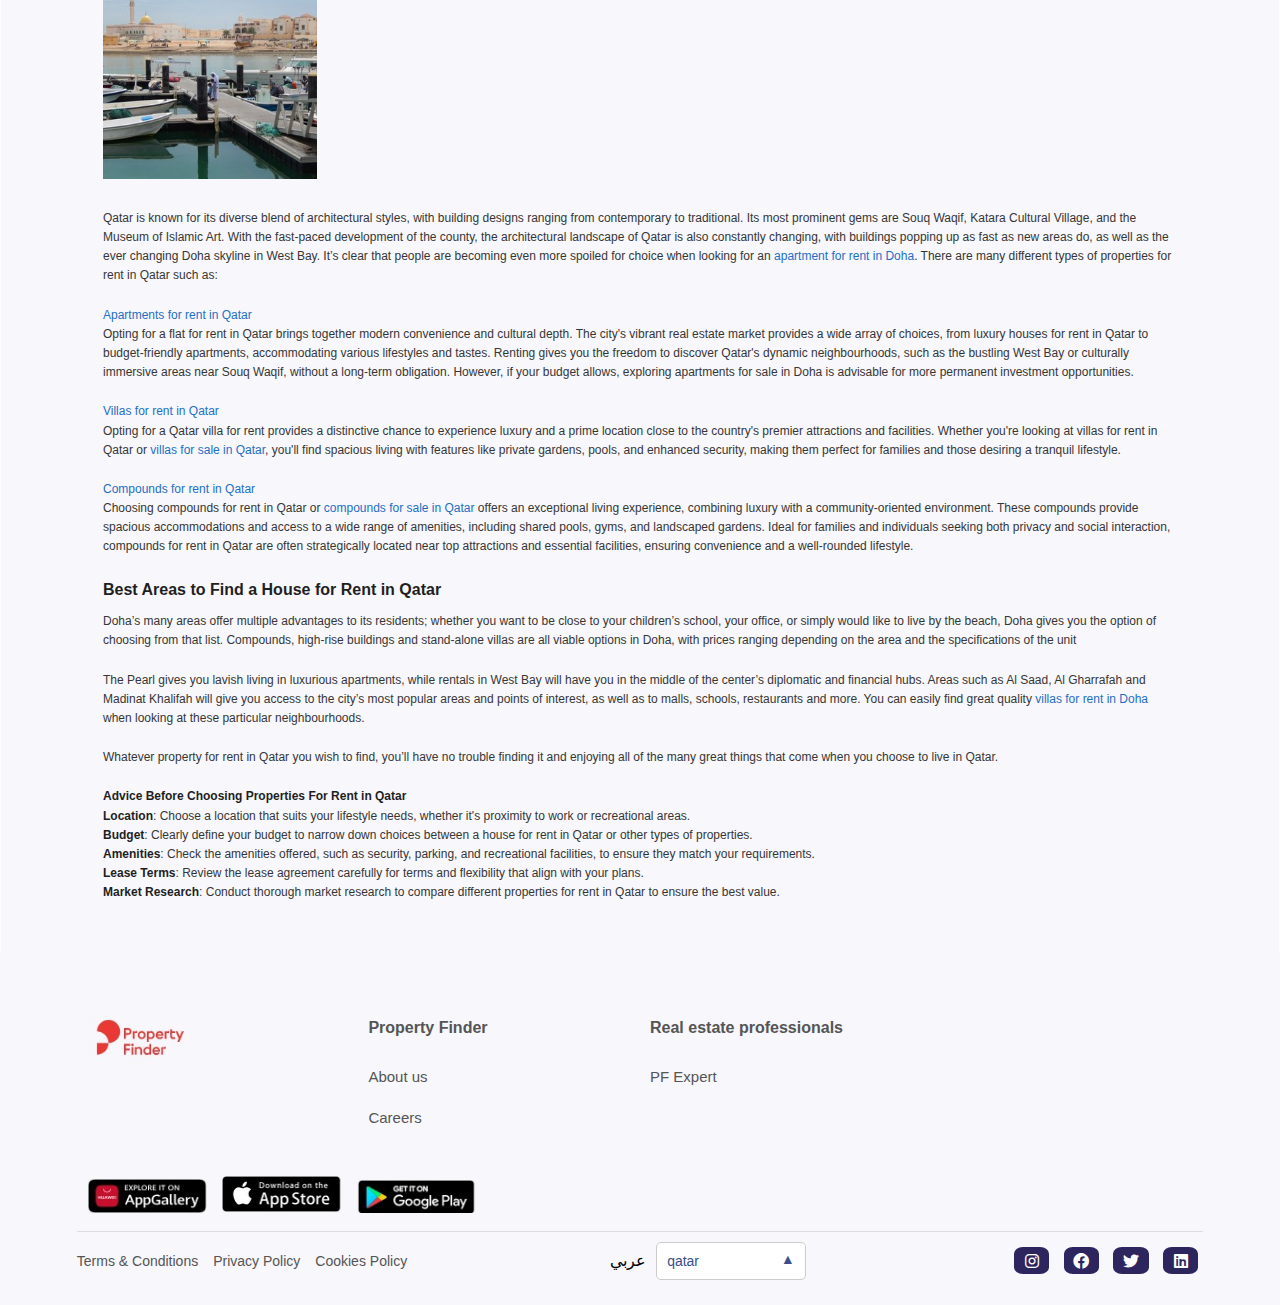
<file: rent.html>
<!DOCTYPE html>
<html lang="en">
<head>
    <meta charset="UTF-8">
    <meta name="viewport" content="width=device-width, initial-scale=1.0">
    <title>Rent page</title>
    <link rel="stylesheet" href="rent.css">
    <link href="https://cdnjs.cloudflare.com/ajax/libs/font-awesome/6.0.0/css/all.min.css" rel="stylesheet">

</head>
<body>


 <script>
    function toggleMenu() {
    const menu = document.querySelector('.fa-bars');
    const links = document.querySelector('.links');
    links.classList.toggle('open');
}

document.querySelectorAll('.dropdown-toggle').forEach(item => {
    item.addEventListener('click', function (e) {
        e.preventDefault();
        const dropdown = this.parentElement;
        dropdown.classList.toggle('open');
    });
});
 </script>


    
    <nav>
        <div class="navbar">
            <div class="left-section">
                <div class="logo">
                  <a href="home.html">  <img src="images/logo.png" alt="Logo" style="height: 65px;width: 90px;"></a>
                </div>
                <div class="links">
                    <a href="buy.html">Buy</a>
                    <a href="rent.html">Rent</a>
                    <a href="agent.html">Commercial</a>
                    <a href="Findagent.html">Find Agent</a>
                    <!-- <div class="dropdown">
                        <a href="#brand" class="dropdown-toggle">Explore</a>
                        <ul class="dropdown-menu">
                            <li><a href="#explore1">Explore 1</a></li>
                            <li><a href="#explore2">Explore 2</a></li>
                            <li><a href="#explore3">Explore 3</a></li>
                        </ul>
                    </div> -->
                </div>
            </div>
            <a href="#login" class="login-btn">Login</a>
           <div class="icon-bar"><span class="fa fa-bars" onclick="toggleMenu()"></span> <!-- Hamburger icon -->
           </div> 
          </div>
    </nav>



    <section  class="search">
        <div class="search-bar">
          <div class="search-input-container">
              <span class="search-icon">&#128269;</span> <!-- Unicode for search icon -->
              <input type="text" placeholder="City, community or building" class="search-input">
          </div>
          <select class="Buy">
              <option value="rent">Rent</option>
              <option value="buy">Buy</option>
          </select>
          <select class="Properties">
              <option value="property-type">Property type</option>
              <option value="apartment">Apartment</option>
              <option value="villa">Villa</option>
          </select>
          <select class="Bed">
              <option value="beds-baths">Beds & Baths</option>
              <option value="1bed">1 Bed</option>
              <option value="2beds">2 Beds</option>
          </select>
          <select class="Price">
              <option value="price">Price</option>
              <option value="low-high">Low to High</option>
              <option value="high-low">High to Low</option>
          </select>
          <button class="filter-btn">More Filters</button>
          <button class="find-btn">Find</button>
      </div>
    
      </section>


      <section >
        <div class="properties-summary">
        <div class="home-icon">
          <svg width="20" height="20" viewBox="0 0 24 24" fill="none" xmlns="http://www.w3.org/2000/svg" class="styles_desktop_icon__pCHCD"><path d="M3 18.5V10.9051C3 10.0148 3.39547 9.17044 4.07945 8.60046L10.0794 3.60046C11.192 2.67335 12.808 2.67335 13.9206 3.60046L19.9206 8.60046C20.6045 9.17044 21 10.0148 21 10.9051V18.5C21 19.6046 20.1046 20.5 19 20.5H16C15.4477 20.5 15 20.0523 15 19.5V17C15 15.8954 14.1046 15 13 15H11C9.89543 15 9 15.8954 9 17V19.5C9 20.0523 8.55228 20.5 8 20.5H5C3.89543 20.5 3 19.6046 3 18.5Z" fill="currentColor"></path></svg>
          <path d="M3 18.5V10.9051C3 10.0148 3.39547 9.17044 4.07945 8.60046L10.0794 3.60046C11.192 2.67335 12.808 2.67335 13.9206 3.60046L19.9206 8.60046C20.6045 9.17044 21 10.0148 21 10.9051V18.5C21 19.6046 20.1046 20.5 19 20.5H16C15.4477 20.5 15 20.0523 15 19.5V17C15 15.8954 14.1046 15 13 15H11C9.89543 15 9 15.8954 9 17V19.5C9 20.0523 8.55228 20.5 8 20.5H5C3.89543 20.5 3 19.6046 3 18.5Z" fill="currentColor"></path>
        </div>
        <div class="greater-sign">
          <i class="fa-solid fa-greater-than"></i>
        </div>
        <div class="text"><p>Properties for rent in Qatar</p>
        </div>
      </div>
      <div class="next_text"><h1 class="rent_in_qatar">Properties for rent in Qatar</h1>
        <p class="number">26,086 properties</p>
      </div>
      <div class="alert">
      <button class="create-alert-button">
        <svg xmlns="http://www.w3.org/2000/svg" width="20" height="20" viewBox="0 0 24 24" fill="none" stroke="currentColor" stroke-width="2" stroke-linecap="round" stroke-linejoin="round">
          <path d="M18 8a6 6 0 0 0-12 0c0 7-3 9-3 9h18s-3-2-3-9"></path>
          <path d="M13.73 21a2 2 0 0 1-3.46 0"></path>
        </svg>Create alert</button>
        <div class="sort-by-container">
          <label for="sort-by" class="sort-label">Sort by:</label>
          <select id="sort-by" class="sort-dropdown">
            <option value="featured">Featured</option>
            <option value="price-low-to-high">Newest</option>
            <option value="price-high-to-low">Price(Low)</option>
            <option value="price-high-to-low">price(High)</option>
            <option value="price-high-to-low">Beds(Least)</option>
            <option value="price-high-to-low">Beds(Most)</option>
          </select>
        </div>
      </div>
        
  
  
  <div class="box">
      <div class="location-container">
        <p class="location-item">Apartments (20,706)</p>
        <p class="location-item">Villas (3,305)</p>
        <p class="location-item">Compounds (971)</p>
        <p class="location-item">Townhouses (416)</p>
        <p class="location-item">Penthouses (348)</p>
        <p class="location-item">Hotel Apartments (162)</p>
        <p class="location-item" >Duplexes (136)</p>
      </div>
  </div> 
      </section>



      <section>
        <div class="property-container">
          <div class="property-card">
            <div class="image-container">
              <img src="images/p1.jpg" alt="Apartment Image" class="property-image">
              <div class="top-icons">
                <div class="icon_heart"><i class="fa-regular fa-heart"></i></div>
                <div class="icon_dots"><i class="fa-solid fa-ellipsis-vertical"></i></div>
              </div>
              <div class="cam">
                <i class="fa-solid fa-camera"></i> 22
              </div>
            </div>
            <div class="property-info">
              <p class="apart">Apartment</p>
              <h3>10,000 QAR/month</h3>
              <div class="location_container">
                <div class="location"> <i class="fa-solid fa-location-dot"></i></div>
                <p>Glardino Apartments, The pearl Island, Doha</p></div>
                <p>Al Waab, Doha</p>
              <ul>
              
                <li><i class="fa-solid fa-bed"></i> 2</li>
                <li><i class="fa-solid fa-bath"></i> 2</li>
                <li><i class="fa-solid fa-ruler-combined"></i> 100 sqm</li>
              </ul>
              <div class="buttons">
                <span class="button-label">Listed 10 days ago</span>
                <button class="card-btn"><i class="fa-solid fa-phone"></i> call</button>
                <button class="card-btn"><i class="fa-solid fa-envelope"></i> email</button>
                <button class="card-btn"><i class="fa-brands fa-whatsapp"></i> whatsapp</button>
              </div>
            </div>
          </div>
      
          <div class="property-card">
            <div class="image-container">
              <img src="images/p2.jpg" alt="Villa Image" class="property-image">
              <div class="top-icons">
                <div class="icon_heart"><i class="fa-regular fa-heart"></i></div>
                <div class="icon_dots"><i class="fa-solid fa-ellipsis-vertical"></i></div>
              </div>
              <div class="cam">
                <i class="fa-solid fa-camera"></i> 11
              </div>
            </div>
            <div class="property-info">
              <p class="apart">Apartment</p>
              <h3>10,500 QAR/month</h3>
              <div class="location_container">
               <div class="location"> <i class="fa-solid fa-location-dot"></i></div>
               <p>Glardino Apartments, The pearl Island, Doha</p></div>
              <p>Al Waab, Doha</p>
              <ul>
                <li><i class="fa-solid fa-bed"></i> 2 </li>
                <li><i class="fa-solid fa-bath"></i> 2 </li>
                <li><i class="fa-solid fa-ruler-combined"></i> 100 sqm</li>
              </ul>
              <div class="buttons">
                <span class="button-label">Listed 11 days ago</span>
                <button class="card-btn"><i class="fa-solid fa-phone"></i> call</button>
                <button class="card-btn"><i class="fa-solid fa-envelope"></i> email</button>
                <button class="card-btn"><i class="fa-brands fa-whatsapp"></i> whatsapp</button>
              </div>
              
            </div>
          </div>
        </div>
      </section>

      

      <section >
        <div class="all_cards">
         <div class="parentcard">
          <div class="card">
              <div class="premium-label">Premium</div>
              <div class="card-image">
                  <div class="slider-container">
                      <div class="slider-images">
                          <img src="images/d1.png" alt="Image 1">
                          <img src="images/d2.png" alt="Image 2">
                          <img src="images/d3.png" alt="Image 3">
                          <img src="images/d4.png" alt="Image 4">
                          <img src="images/d5.png" alt="Image 5">
                          <img src="images/d6.png" alt="Image 5">
                          <img src="images/d7.png" alt="Image 5">
                          <img src="images/d8.png" alt="Image 5">
                          <img src="images/d9.png" alt="Image 5">
                          <img src="images/d10.png" alt="Image 5">
    
                      </div>
                      <div class="slider-nav">
                          <i class="fas fa-chevron-left" onclick="moveSlide(-1)"></i>
                          <i class="fas fa-chevron-right" onclick="moveSlide(1)"></i>
                      </div>
                  </div>
                  <div class="camera">
                    <i class="fa-solid fa-camera"></i> 22
                  </div>
              </div>
              
              <div class="card-content"  style="padding: 9px;">
                  <p class="card-type" style="font-size: 14px;">Villa</p>
                  <h2 class="card-price">6,200 QAR/month</h2>
                  <p class="card-description">Spacious and Nice 4 Bedroom Villa Fully Furnished</p>
                  <p class="card-location">
                      <i class="fas fa-map-marker-alt"></i>Ezdan Village 37, Ezdan village,Al Wakra
                  </p>
                  <div class="card-features" >
                      <i class="fas fa-bed"></i> 4
                      <i class="fas fa-bath"></i> 4
                      <i class="fas fa-ruler-combined"></i> 198 sqm
                  </div>
              </div>
          </div>
          <div class="buttons">
            <span class="button-label">Listed 1 months ago</span>
            <button><i class="fa-solid fa-phone"></i> call</button>
            <button><i class="fa-solid fa-envelope"></i> email</button>
            <button><i class="fa-brands fa-whatsapp"></i> whatsapp</button>
            <div class="extra-icons">
              <i class="fa-regular fa-heart"></i>
              <i class="fa-solid fa-ellipsis-vertical"></i>
            </div>
          </div>
        </div>
    
    
    
    
    
    
        <div class="parentcard">
          <div class="card">
              <div class="premium-label">Premium</div>
              <div class="card-image">
                  <div class="slider-container">
                      <div class="slider-images">
                          <img src="images/A1.png" alt="Image 1">
                          <img src="images/A2.png" alt="Image 2">
                          <img src="images/A3.png" alt="Image 3">
                          <img src="images/A4.png" alt="Image 4">
    
                      </div>
                      <div class="slider-nav">
                          <i class="fas fa-chevron-left" onclick="moveSlide(-1)"></i>
                          <i class="fas fa-chevron-right" onclick="moveSlide(1)"></i>
                      </div>
                  </div>
                  <div class="camera">
                    <i class="fa-solid fa-camera"></i> 22
                  </div>
              </div>
              
              <div class="card-content"  style="padding: 9px;">
                  <p class="card-type" style="font-size: 14px;">Compound</p>
                  <h2 class="card-price">3,200 QAR/month</h2>
                  <p class="card-description">Studio Super Deluxe finishing including everything</p>
                  <p class="card-location">
                      <i class="fas fa-map-marker-alt"></i> Salwa road, Al Aziziyah, Doha
                  </p>
                  <div class="card-features" >
                      <i class="fas fa-bed"></i> Studio
                      <i class="fas fa-bath"></i> 1
                      <i class="fas fa-ruler-combined"></i> 40 sqm
                  </div>
              </div>
          </div>
          <div class="buttons">
            <span class="button-label">Listed 3 days ago</span>
            <button><i class="fa-solid fa-phone"></i> call</button>
            <button><i class="fa-solid fa-envelope"></i> email</button>
            <button><i class="fa-brands fa-whatsapp"></i> whatsapp</button>
            <div class="extra-icons">
              <i class="fa-regular fa-heart"></i>
              <i class="fa-solid fa-ellipsis-vertical"></i>
            </div>
          </div>
        </div>
    
    
    
    
    
        <div class="parentcard">
          <div class="card">
              <div class="premium-label">Premium</div>
              <div class="card-image">
                  <div class="slider-container">
                      <div class="slider-images">
                          <img src="images/B1.png" alt="Image 1">
                          <img src="images/B2.png" alt="Image 2">
                          <img src="images/B3.png" alt="Image 3">
                          <img src="images/B4.png" alt="Image 4">
                          <img src="images/B5.png" alt="Image 5">
                          <img src="images/B6.png" alt="Image 5">
    
                      </div>
                      <div class="slider-nav">
                          <i class="fas fa-chevron-left" onclick="moveSlide(-1)"></i>
                          <i class="fas fa-chevron-right" onclick="moveSlide(1)"></i>
                      </div>
                  </div>
                  <div class="camera">
                    <i class="fa-solid fa-camera"></i> 22
                  </div>
              </div>
              
              <div class="card-content"  style="padding: 9px;">
                  <p class="card-type" style="font-size: 14px;">Apartment</p>
                  <h2 class="card-price">5,142 QAR/month</h2>
                  <p class="card-description">Spacious &amp,cozy SF-1bhk Fox-hills</p>
                  <p class="card-location">
                      <i class="fas fa-map-marker-alt"></i> fox hills A13, fox hills,Lusail
                  </p>
                  <div class="card-features" >
                      <i class="fas fa-bed"></i> 1
                      <i class="fas fa-bath"></i> 2
                      <i class="fas fa-ruler-combined"></i> 90 sqm
                  </div>
              </div>
          </div>
          <div class="buttons">
            <span class="button-label">Listed 3 days ago</span>
            <button><i class="fa-solid fa-phone"></i> call</button>
            <button><i class="fa-solid fa-envelope"></i> email</button>
            <button><i class="fa-brands fa-whatsapp"></i> whatsapp</button>
            <div class="extra-icons">
              <i class="fa-regular fa-heart"></i>
              <i class="fa-solid fa-ellipsis-vertical"></i>
            </div>
          </div>
        </div>
    
    
    
        <div class="parentcard">
          <div class="card">
              <div class="premium-label">Premium</div>
              <div class="card-image">
                  <div class="slider-container">
                      <div class="slider-images">
                          <img src="images/c1.png" alt="Image 1">
                          <img src="images/c2.png" alt="Image 2">
                          <img src="images/c3.png" alt="Image 3">
                          <img src="images/c4.png" alt="Image 4">
                          <img src="images/c5.png" alt="Image 5">
    
                      </div>
                      <div class="slider-nav">
                          <i class="fas fa-chevron-left" onclick="moveSlide(-1)"></i>
                          <i class="fas fa-chevron-right" onclick="moveSlide(1)"></i>
                      </div>
                  </div>
                  <div class="camera">
                    <i class="fa-solid fa-camera"></i> 22
                  </div>
              </div>
              
              <div class="card-content"  style="padding: 9px;">
                  <p class="card-type" style="font-size: 14px;">Apartment</p>
                  <h2 class="card-price">8,308 QAR/month</h2>
                  <p class="card-description">NEW OFFER-2 BRS APARTMENT-ALFARDAN 9- NO FEES</p>
                  <p class="card-location">
                      <i class="fas fa-map-marker-alt"></i> Al Waab street, Al waab , Doha
                  </p>
                  <div class="card-features" >
                      <i class="fas fa-bed"></i> 2
                      <i class="fas fa-bath"></i> 2
                      <i class="fas fa-ruler-combined"></i> 130 sqm
                  </div>
              </div>
          </div>
          <div class="buttons">
            <span class="button-label">Listed 26 days ago</span>
            <button><i class="fa-solid fa-phone"></i> call</button>
            <button><i class="fa-solid fa-envelope"></i> email</button>
            <button><i class="fa-brands fa-whatsapp"></i> whatsapp</button>
            <div class="extra-icons">
              <i class="fa-regular fa-heart"></i>
              <i class="fa-solid fa-ellipsis-vertical"></i>
            </div>
          </div>
    
        </div>
    
    
    
    
    
        <div class="parentcard">
          <div class="card">
              <div class="premium-label">Premium</div>
              <div class="card-image">
                  <div class="slider-container">
                      <div class="slider-images">
                          <img src="images/E1.png" alt="Image 1">
                          <img src="images/E2.png" alt="Image 2">
                          <img src="images/E3.png" alt="Image 3">
                          <img src="images/E4.png" alt="Image 4">
                          <img src="images/E5.png" alt="Image 5">
                          <img src="images/E6.png" alt="Image 5">
                          
    
                      </div>
                      <div class="slider-nav">
                          <i class="fas fa-chevron-left" onclick="moveSlide(-1)"></i>
                          <i class="fas fa-chevron-right" onclick="moveSlide(1)"></i>
                      </div>
                  </div>
                  <div class="camera">
                    <i class="fa-solid fa-camera"></i> 22
                  </div>
              </div>
              
              <div class="card-content"  style="padding: 9px;">
                  <p class="card-type" style="font-size: 14px;">Villa</p>
                  <h2 class="card-price">11,143 QAR/month</h2>
                  <p class="card-description">Spacious 5BR in a premium Compound in Abu Hamour</p>
                  <p class="card-location">
                      <i class="fas fa-map-marker-alt"></i> Bu Hamour street, Abu Hamour, Doha
                  </p>
                  <div class="card-features" >
                      <i class="fas fa-bed"></i> 5
                      <i class="fas fa-bath"></i> 5
                      <i class="fas fa-ruler-combined"></i> 375 sqm
                  </div>
              </div>
          </div>
          <div class="buttons">
            <span class="button-label">Listed 4 months ago</span>
            <button><i class="fa-solid fa-phone"></i> call</button>
            <button><i class="fa-solid fa-envelope"></i> email</button>
            <button><i class="fa-brands fa-whatsapp"></i> whatsapp</button>
            <div class="extra-icons">
              <i class="fa-regular fa-heart"></i>
              <i class="fa-solid fa-ellipsis-vertical"></i>
            </div>
          </div>
    
        </div>
    
    
    
    
        <div class="parentcard">
          <div class="card">
              <div class="premium-label">Premium</div>
              <div class="card-image">
                  <div class="slider-container">
                      <div class="slider-images">
                          <img src="images/img1.png" alt="Image 1">
                          <img src="images/img2.png" alt="Image 1">
                          <img src="images/img3.png" alt="Image 1">
                          <img src="images/img4.png" alt="Image 1">
                          <img src="images/img5.png" alt="Image 1">
                          <img src="images/img6.png" alt="Image 1">
                      </div>
                      <div class="slider-nav">
                          <i class="fas fa-chevron-left" onclick="moveSlide(-1)"></i>
                          <i class="fas fa-chevron-right" onclick="moveSlide(1)"></i>
                      </div>
                  </div>
                  <div class="camera">
                    <i class="fa-solid fa-camera"></i> 22
                  </div>
              </div>
              
              <div class="card-content"  style="padding: 9px;">
                  <p class="card-type" style="font-size: 14px;">Apartment</p>
                  <h2 class="card-price">4,200 QAR/month</h2>
                  <p class="card-description">NO COMMISION &amp, ALL BILLS INCL Free Wifi 1 BHK</p>
                  <p class="card-location">
                      <i class="fas fa-map-marker-alt"></i> Hadramout street,Doha Al jadeed,Doha
                  </p>
                  <div class="card-features" >1
                      <i class="fas fa-bed"></i> 1
                      <i class="fas fa-bath"></i> 2
                      <i class="fas fa-ruler-combined"></i> 93 sqm
                  </div>
              </div>
          </div>
          <div class="buttons">
            <span class="button-label">Listed 10 days ago</span>
            <button><i class="fa-solid fa-phone"></i> call</button>
            <button><i class="fa-solid fa-envelope"></i> email</button>
            <button><i class="fa-brands fa-whatsapp"></i> whatsapp</button>
            <div class="extra-icons">
              <i class="fa-regular fa-heart"></i>
              <i class="fa-solid fa-ellipsis-vertical"></i>
            </div>
          </div>
    
        </div>
    
    
    
    
    
        <div class="parentcard">
          <div class="card">
              <div class="premium-label">Premium</div>
              <div class="card-image">
                  <div class="slider-container">
                      <div class="slider-images">
                          <img src="images/d1.png" alt="Image 1">
                          <img src="images/d2.png" alt="Image 2">
                          <img src="images/d3.png" alt="Image 3">
                          <img src="images/d4.png" alt="Image 4">
                          <img src="images/d5.png" alt="Image 5">
                          <img src="images/d6.png" alt="Image 5">
                          <img src="images/d7.png" alt="Image 5">
                          <img src="images/d8.png" alt="Image 5">
                          <img src="images/d9.png" alt="Image 5">
                          <img src="images/d10.png" alt="Image 5">
    
                      </div>
                      <div class="slider-nav">
                          <i class="fas fa-chevron-left" onclick="moveSlide(-1)"></i>
                          <i class="fas fa-chevron-right" onclick="moveSlide(1)"></i>
                      </div>
                  </div>
                  <div class="camera">
                    <i class="fa-solid fa-camera"></i> 22
                  </div>
              </div>
              
              <div class="card-content"  style="padding: 9px;">
                  <p class="card-type" style="font-size: 14px;">Apartment</p>
                  <h2 class="card-price">15,000 QAR/month</h2>
                  <p class="card-description">Two Bedroom apt balcony plus Maids in viva Bahriya</p>
                  <p class="card-location">
                      <i class="fas fa-map-marker-alt"></i>Viva East,Viva Bahriya, The pearls Island ,
                  </p>
                  <div class="card-features" >
                      <i class="fas fa-bed"></i> 2
                      <i class="fas fa-bath"></i> 2
                      <i class="fas fa-ruler-combined"></i> 190 sqm
                  </div>
              </div>
          </div>
          <div class="buttons">
            <span class="button-label">Listed 2 days ago</span>
            <button><i class="fa-solid fa-phone"></i> call</button>
            <button><i class="fa-solid fa-envelope"></i> email</button>
            <button><i class="fa-brands fa-whatsapp"></i> whatsapp</button>
            <div class="extra-icons">
              <i class="fa-regular fa-heart"></i>
              <i class="fa-solid fa-ellipsis-vertical"></i>
            </div>
          </div>
    
        </div>
    
    
    
    
    
        <div class="parentcard">
          <div class="card">
              <div class="premium-label">Premium</div>
              <div class="card-image">
                  <div class="slider-container">
                      <div class="slider-images">
                          <img src="images/d1.png" alt="Image 1">
                          <img src="images/d2.png" alt="Image 2">
                          <img src="images/d3.png" alt="Image 3">
                          <img src="images/d4.png" alt="Image 4">
                          <img src="images/d5.png" alt="Image 5">
                          <img src="images/d6.png" alt="Image 5">
                          <img src="images/d7.png" alt="Image 5">
                          <img src="images/d8.png" alt="Image 5">
                          <img src="images/d9.png" alt="Image 5">
                          <img src="images/d10.png" alt="Image 5">
    
                      </div>
                      <div class="slider-nav">
                          <i class="fas fa-chevron-left" onclick="moveSlide(-1)"></i>
                          <i class="fas fa-chevron-right" onclick="moveSlide(1)"></i>
                      </div>
                  </div>
                  <div class="camera">
                    <i class="fa-solid fa-camera"></i> 22
                  </div>
              </div>
              
              <div class="card-content"  style="padding: 9px;">
                  <p class="card-type" style="font-size: 14px;">Apartment</p>
                  <h2 class="card-price">10,000 QAR/month</h2>
                  <p class="card-description">+1 MONTH FREE!Luxury 1BDR Apartment ,The pearl</p>
                  <p class="card-location">
                      <i class="fas fa-map-marker-alt"></i> Marina residences 195, Marina District, Lusail
                  </p>
                  <div class="card-features" >
                      <i class="fas fa-bed"></i> 1
                      <i class="fas fa-bath"></i> 2
                      <i class="fas fa-ruler-combined"></i> 109 sqm
                  </div>
              </div>
          </div>
          <div class="buttons">
            <span class="button-label">Listed 2 days ago</span>
            <button><i class="fa-solid fa-phone"></i> call</button>
            <button><i class="fa-solid fa-envelope"></i> email</button>
            <button><i class="fa-brands fa-whatsapp"></i> whatsapp</button>
            <div class="extra-icons">
              <i class="fa-regular fa-heart"></i>
              <i class="fa-solid fa-ellipsis-vertical"></i>
            </div>
          </div>
    
        </div>
    
    
    
    
    
        <div class="parentcard">
          <div class="card">
              <div class="premium-label">Premium</div>
              <div class="card-image">
                  <div class="slider-container">
                      <div class="slider-images">
                          <img src="images/d1.png" alt="Image 1">
                          <img src="images/d2.png" alt="Image 2">
                          <img src="images/d3.png" alt="Image 3">
                          <img src="images/d4.png" alt="Image 4">
                          <img src="images/d5.png" alt="Image 5">
                          <img src="images/d6.png" alt="Image 5">
                          <img src="images/d7.png" alt="Image 5">
                          <img src="images/d8.png" alt="Image 5">
                          <img src="images/d9.png" alt="Image 5">
                          <img src="images/d10.png" alt="Image 5">
    
                      </div>
                      <div class="slider-nav">
                          <i class="fas fa-chevron-left" onclick="moveSlide(-1)"></i>
                          <i class="fas fa-chevron-right" onclick="moveSlide(1)"></i>
                      </div>
                  </div>
                  <div class="camera">
                    <i class="fa-solid fa-camera"></i> 22
                  </div>
              </div>
              
              <div class="card-content"  style="padding: 9px;">
                  <p class="card-type" style="font-size: 14px;">Apartment</p>
                  <h2 class="card-price">1,230,000 QAR</h2>
                  <p class="card-description">Premium investment large layout | high floor</p>
                  <p class="card-location">
                      <i class="fas fa-map-marker-alt"></i> Marina residences 195, Marina District, Lusail
                  </p>
                  <div class="card-features" >
                      <i class="fas fa-bed"></i> 1
                      <i class="fas fa-bath"></i> 2
                      <i class="fas fa-ruler-combined"></i> 93 sqm
                  </div>
              </div>
          </div>
          <div class="buttons">
            <span class="button-label">Listed 10 days ago</span>
            <button><i class="fa-solid fa-phone"></i> call</button>
            <button><i class="fa-solid fa-envelope"></i> email</button>
            <button><i class="fa-brands fa-whatsapp"></i> whatsapp</button>
            <div class="extra-icons">
              <i class="fa-regular fa-heart"></i>
              <i class="fa-solid fa-ellipsis-vertical"></i>
            </div>
          </div>
    
        </div>
    
    
    
    
    </div>
      </section>
      <script>
              let currentSlide = 0;
              function moveSlide(step) {
                  const images = document.querySelectorAll('.slider-images img');
                  const totalSlides = images.length;
                  currentSlide = (currentSlide + step + totalSlides) % totalSlides;
                  const offset = -currentSlide * 300;
                  document.querySelector('.slider-images').style.transform = `translateX(${offset}px)`;
              }
          </script>




<section>
  <div class="pagination-container">
    <button class="pagination-btn" id="prev-btn">❮</button>
    <div class="pagination">
        <span class="page-number active">1</span>
        <span class="page-number">2</span>
        <span class="page-number">3</span>
        <span class="page-number">4</span>
        <span class="page-number">5</span>
        <span class="page-number">6</span>
        <span class="page-number">7</span>
        <span class="page-number">8</span>
        <span class="page-number">9</span>
        <span class="page-number">10</span>
    </div>
    <button class="pagination-btn" id="next-btn">❯</button>
</div>

<div class="explore-more-container">
    <h3>Explore More</h3>
    <ul class="explore-more-list">
        <li>Hotel properties for Rent in Qatar with Free Internet</li>
        <li>Properties with Balcony for rent in Qatar</li>
        <li>Properties with View of Water for rent in Qatar</li>
    </ul>
    <button class="show-more-btn">Show more ▼</button>
</div>
</section> 



 <script> 
  const showMoreBtn = document.querySelector('.show-more-btn');
  const exploreMoreList = document.querySelector('.explore-more-list');
  
  showMoreBtn.addEventListener('click', () => {
      const isExpanded = showMoreBtn.innerText.includes('Show less');
      if (isExpanded) {
          exploreMoreList.style.maxHeight = '60px'; 
          showMoreBtn.innerText = 'Show more ▼';
      } else {
          exploreMoreList.style.maxHeight = 'none'; 
          showMoreBtn.innerText = 'Show less ▲';
      }
  });
  
  
  document.querySelectorAll('.page-number').forEach((page) => {
      page.addEventListener('click', (e) => {
          document.querySelector('.page-number.active').classList.remove('active');
          e.target.classList.add('active');
      });
  });
  </script>
    
    
    <section>
      <div class="container">
          <div class="why-rent">
              <p class="rent">Why Should You Rent in Qatar?</p>
              <p class="p_text">Choosing to rent in Qatar offers numerous benefits, including access to a vibrant lifestyle supported by modern infrastructure and rich cultural experiences. Opting for a house for rent in Qatar provides spacious living options ideal for families, while a diverse range of properties for rent in Qatar ensures you find a fit tailored to your preferences, from urban apartments to luxurious villas. Renting allows you to enjoy world-class amenities and proximity to major attractions like the Museum of Islamic Art and The Pearl-Qatar, all without the long-term commitment of purchasing property, making it a flexible and advantageous choice.</p>
  
              <p class="finding">Finding a property for rent in Qatar</p>
              <div class="content">
                  <img src="images/map.png" alt="Map of Qatar" class="map-image">
                </div>
                  <p class="small_text">Finding the right house for rent in Qatar depends on several factors, most notably your budget, as well as what you and your family are looking for. Ranging from villas and townhouses to apartments and studios, there is a diverse selection of properties for rent in Qatar, making it easy for you to find various properties that are suitable for both your funds and lifestyle. There are a number of areas around Qatar in addition to Doha that people are flocking to in order to avoid the hustle and bustle of the city.</p>
                  <p class="p_text">If you don’t mind the commute, Al Wakra, Dukhan, Mesaieed, and Al Khor are all areas of the country where you can also find reasonably priced properties for rent in Qatar. Schools, malls, restaurants, and health centers are all available in these areas, and they are slowly beginning to shape into thriving cities as well.</p>
                  <p class="p_text">However, many still prefer to be in the center of the country, where the lion’s share of properties for rent in Qatar are located. Doha remains the most populated area of Qatar, presenting its residents with the most flexible options of properties to rent. Undeniably, <span class="color_change">apartments for rent in Qatar</span> are the most widely available property for rent in the country. If you’re looking at <span class="color_change">villas for rent in Qatar</span>, they too are mostly found in Doha, but you can still find them in other parts of the country.</p>
                  <p class="finding">Properties for rent in Qatar are vast and varied</p>
                  <div class="content">
                    <img src="images/ship.png" alt="Map of Qatar" class="map-image">
                  </div>
                  <p class="small_text">Qatar is known for its diverse blend of architectural styles, with building designs ranging from contemporary to traditional. Its most prominent gems are Souq Waqif, Katara Cultural Village, and the Museum of Islamic Art. With the fast-paced development of the county, the architectural landscape of Qatar is also constantly changing, with buildings popping up as fast as new areas do, as well as the ever changing Doha skyline in West Bay. It’s clear that people are becoming even more spoiled for choice when looking for an <span class="color_change">apartment for rent in Doha</span>. There are many different types of properties for rent in Qatar such as:</p>
                  <p class="p_text"><span class="color_change">Apartments for rent in Qatar</span><br>Opting for a flat for rent in Qatar brings together modern convenience and cultural depth. The city's vibrant real estate market provides a wide array of choices, from luxury houses for rent in Qatar to budget-friendly apartments, accommodating various lifestyles and tastes. Renting gives you the freedom to discover Qatar's dynamic neighbourhoods, such as the bustling West Bay or culturally immersive areas near Souq Waqif, without a long-term obligation. However, if your budget allows, exploring apartments for sale in Doha is advisable for more permanent investment opportunities.</p>
                  <p class="p_text"><span class="color_change">Villas for rent in Qatar</span><br>Opting for a Qatar villa for rent provides a distinctive chance to experience luxury and a prime location close to the country's premier attractions and facilities. Whether you're looking at villas for rent in Qatar or <span class="color_change">villas for sale in Qatar</span>, you'll find spacious living with features like private gardens, pools, and enhanced security, making them perfect for families and those desiring a tranquil lifestyle.</p>
                  <p class="p_text"><span class="color_change">Compounds for rent in Qatar</span><br>Choosing compounds for rent in Qatar or <span class="color_change">compounds for sale in Qatar</span> offers an exceptional living experience, combining luxury with a community-oriented environment. These compounds provide spacious accommodations and access to a wide range of amenities, including shared pools, gyms, and landscaped gardens. Ideal for families and individuals seeking both privacy and social interaction, compounds for rent in Qatar are often strategically located near top attractions and essential facilities, ensuring convenience and a well-rounded lifestyle.</p>
                  <p class="finding">Best Areas to Find a House for Rent in Qatar</p>
                  <p class="p_text">Doha’s many areas offer multiple advantages to its residents; whether you want to be close to your children’s school, your office, or simply would like to live by the beach, Doha gives you the option of choosing from that list. Compounds, high-rise buildings and stand-alone villas are all viable options in Doha, with prices ranging depending on the area and the specifications of the unit</p>
                  <p class="p_text">The Pearl gives you lavish living in luxurious apartments, while rentals in West Bay will have you in the middle of the center’s diplomatic and financial hubs. Areas such as Al Saad, Al Gharrafah and Madinat Khalifah will give you access to the city’s most popular areas and points of interest, as well as to malls, schools, restaurants and more. You can easily find great quality <span class="color_change">villas for rent in Doha </span>when looking at these particular neighbourhoods.</p>
                  <p class="p_text">Whatever property for rent in Qatar you wish to find, you’ll have no trouble finding it and enjoying all of the many great things that come when you choose to live in Qatar.</p>
                <p class="advice">Advice Before Choosing Properties For Rent in Qatar</p>
                <p class="p_text"><span class="advice">Location</span>: Choose a location that suits your lifestyle needs, whether it's proximity to work or recreational areas.<br>
                  <span class="advice">Budget</span>: Clearly define your budget to narrow down choices between a house for rent in Qatar or other types of properties.<br>
                  <span class="advice">Amenities</span>: Check the amenities offered, such as security, parking, and recreational facilities, to ensure they match your requirements.<br>
                  <span class="advice"> Lease Terms</span>: Review the lease agreement carefully for terms and flexibility that align with your plans.<br>
                  <span class="advice"> Market Research</span>: Conduct thorough market research to compare different properties for rent in Qatar to ensure the best value.</p>
              </div>
            </div>
    </section> 








    <section>
      <footer class="footer">
        <div class="footer-top">
          <div class="footer-section">
            <img src="images/logo.png" alt="Property Finder Logo" class="footer-logo" />
          </div>
          <div class="footer-section">
            <h3>Property Finder</h3>
            <ul>
              <li><a href="#">About us</a></li>
              <li><a href="#">Careers</a></li>
            </ul>
          </div>
          <div class="footer-section">
            <h3>Real estate professionals</h3>
            <ul>
              <li><a href="#">PF Expert</a></li>
            </ul>
          </div>
          <div class="footer-section"></div>
        </div>
      
        <div class="footer-section footer-apps">
            <a href="https://apps.apple.com/qa/app/property-finder-real-estate/id897540233" target="_blank"><img src="images/appgal.png" alt="App Store" /></a>
            <a href="https://play.google.com/store/apps/details?id=ae.propertyfinder.propertyfinder&gl=qa&hl=en" target="_blank"><img src="images/appstore.png" alt="Google Play" /></a>
            <a href="https://appgallery.huawei.com/app/C105081471" target="_blank"><img src="images/googleplay.png" alt="/p" /></a>
        </div>

        <div class="footer-bottom">
          <ul class="footer-links">
            <li><a href="https://www.propertyfinder.qa/en/terms-and-conditions.html?tab=for-users">Terms & Conditions</a></li>
            <li><a href="https://www.propertyfinder.qa/en/privacy-policy.html">Privacy Policy</a></li>
            <li><a href="https://www.propertyfinder.qa/en/cookies-policy.html">Cookies Policy</a></li>
          </ul>
          <div class="footer-settings">
            <span>عربي</span>
            <div class="dropdown">
                <button class="dropdown-button">Qatar<span class="arrow">&#x25BC;</span></button>
                <div class="dropdown-content">
                  <div class="dropdown-item"><a href="https://www.propertyfinder.ae/">UAE</a></div>
                  <div class="dropdown-item"> <a href="https://www.propertyfinder.bh/">Bahrain</a></div>
                  <div class="dropdown-item"> <a href="https://www.propertyfinder.eg/">Egypt</a> </div>
                  <div class="dropdown-item active"><a href="https://www.propertyfinder.eg/"> Qatar</a>  </div>
                  <div class="dropdown-item"><a href="https://www.propertyfinder.sa/">Saudi </a></div>
                  <div class="dropdown-item"> <a href="https://www.hepsiemlak.com/"> Turkey </a></div>
                </div>
              </div>              
          </div>
          <div class="footer-social">
            <a href="https://www.instagram.com/propertyfinder.qa/"><span class="fa-brands fa-instagram"></span></a>
            <a href="https://www.facebook.com/propertyfinder.qa/"><span class="fa-brands fa-facebook"></span></a>
            <a href="https://twitter.com/propertyfinder"><span class="fa-brands fa-twitter"></span></a>
            <a href="https://www.linkedin.com/company/property-finder-qatar/?originalSubdomain=in"><span class="fa-brands fa-linkedin"></span></a>
          </div>
        </div>
      </footer>
    </section>




</body>
</html>
</file>
<file: agent.css>
* {
  margin: 0;
  padding: 0;
  box-sizing: border-box;
}

body {
  font-family: 'Arial', sans-serif;
  line-height: 1.6;
  background-color: white;
}
                                                      /*navbar*/
/* General Navbar Styles */
/* General Navbar Styles */
nav {
background-color: white;
padding: 0;
box-shadow: 0 2px 5px rgba(0, 0, 0, 0.1);
top: 0;
width: 100%;
z-index: 10;
}

.navbar {
display: flex;
justify-content: space-between;
align-items: center;
max-width: 1200px;
margin: 0 auto;
padding: 10px 15px;
padding-left: 36px;
}

.left-section {
display: flex;
align-items: center;
gap: 10px;
}

.logo img {
height: 60px;
width: 90px;
}

.links {
display: flex;
list-style: none;
margin: 0;
padding: 0;
gap: 20px;
}

.links a {
text-decoration: none;
font-size: 16px;
color: black;
padding: 5px 10px;
display: block;
transition: background-color 0.3s ease;
}

.links a:hover {
background-color: #f0f0f0;
}

.login-btn {
background-color: white;
color: #1a57a5;
padding: 6px 16px;
border: 1px solid ;
border-radius: 9px;
text-decoration: none;
font-size: 16px;
}

.login-btn:hover {
background-color: #155a8a;
}

/* Hides the hamburger icon on large screens */
.icon-bar {
display: none;
font-size: 20px;
}

/* Dropdown styles */
.dropdown {
position: relative;
}

.dropdown .dropdown-toggle {
cursor: pointer;
display: inline-block;
}

.dropdown .dropdown-menu {
display: none;
position: absolute;
top: 100%;
left: 0;
background-color: white;
list-style: none;
padding: 10px 0;
margin: 0;
box-shadow: 0 4px 6px rgba(0, 0, 0, 0.1);
border-radius: 5px;
width: 150px;
}

.dropdown .dropdown-menu li {
padding: 5px 15px;
white-space: nowrap;
}

.dropdown .dropdown-menu li a {
text-decoration: none;
color: black;
display: block;
transition: background-color 0.3s;
}

.dropdown .dropdown-menu li a:hover {
background-color: #f0f0f0;
}

/* Show dropdown menu on hover for larger screens */
@media (min-width: 768px) {
/* .navbar{
  padding-left: 10px;
} */
.dropdown:hover .dropdown-menu {
  display: block;
}

.icon-bar {
  display: none; /* Hide the hamburger icon on large screens */
}

.links {
  display: flex; 

}
}

/* For small screens (max-width: 768px) */
@media (max-width: 768px) {
.navbar{
  padding-left: 10px;
}
.fa-bars {
  display: block; 
}

.links {
  display: none; 
  flex-direction: column;
  width: 100%;
  background-color: white;
  position: absolute;
  top: 60px;
  left: 0;
  box-shadow: 0 4px 6px rgba(0, 0, 0, 0.1);
  z-index: 5;
}

.links a {
  padding: 15px;
  font-size: 18px;
  text-align: left;
  border-top: 1px solid #f0f0f0;
}

.links a:first-child {
  border-top: none;
}

.links.open {
  display: flex; 
}

.dropdown-menu {
  width: 100%;
  left: 0;
}

.icon-bar {
  display: block; /* Show the hamburger icon on small screens */
}
}

@media (max-width: 425px) {
.logo img {
  height: 50px;
  width: 70px;
}

.links a {
  font-size: 16px;
}

.login-btn {
  font-size: 14px;
  padding: 8px 15px;
}

.fa-bars {
  font-size: 28px;
}
}

@media (max-width: 320px) {
.logo img {
  height: 45px;
  width: 65px;
}

.links a {
  font-size: 14px;
}

.login-btn {
  font-size: 12px;
  padding: 6px 12px;
}

.fa-bars {
  font-size: 30px;
}
}



                                    /*header*/

.search{
  position: sticky;
  top: 0; 
  z-index: 1000; 
  background-color: #fff;
  width: 100%; 
  padding: 10px 0; 
  /* position: absolute; */
} 
.search-bar {
  
  display: flex;
  flex-wrap: wrap;
  gap: 10px;
  padding: 10px;
  padding-inline: 90px;
  background-color: #fff;
  border: 1px solid #ddd;
  border-radius: 8px;
  box-shadow: 0 2px 4px rgba(0, 0, 0, 0.1);
}

.search-input-container {
  flex: 1; /* Allow the search input container to take available space */
  display: flex;
  align-items: center;
  border: 1px solid #ccc;
  border-radius: 30px;
  background-color: #fff;
  padding: 8px 12px;
  width: 100%; /* Make sure the search input takes full width */
}

.search-icon {
  margin-right: 8px;
  color: #888;
  font-size: 16px;
}

.search-input {
  border: none;
  outline: none;
  width: 100%;
  font-size: 14px;
}

.Buy, .Properties, .Bed, .Price {
  padding: 8px;
  border: 1px solid #ccc;
  border-radius: 12px;
  font-size: 14px;
}

.filter-btn, .find-btn {
  padding: 8px 20px;
  font-size: 14px;
  border: none;
  border-radius: 9px;
  cursor: pointer;
}

.filter-btn {
  background-color: #f0f0f0;
  color: #333;
}

.find-btn {
  background-color: #ff4c4c;
  color: white;
}

.filter-btn:hover {
  background-color: #e0e0e0;
}

.find-btn:hover {
  background-color: #cc3a3a;
}

/* Media query for smaller screens */
@media (max-width: 768px) {
  .search-bar {
    flex-direction: row;
    gap: 10px; /* Maintain some space between elements */
    padding-inline: 10px;
  }

  .search-input-container {
    flex: 2; /* Allow the search input to take more space */
    width: 100%; /* Ensure the search input container takes full width */
  }

  .Buy, .Properties, .Bed, .Price, .filter-btn, .find-btn {
    flex: 1 1 20%; /* Each element takes equal space */
    margin: 0;
  }

  .filter-btn, .find-btn {
    flex: 1 1 20%; /* Make the buttons take up a bit more space */
  }

  .filter-btn, .find-btn {
    margin-top: 0;
  }
}


                                                  /*properties section*/

/* General styles for .properties-summary */
.properties-summary {
  display: flex;
  flex-wrap: wrap;
  background-color: white;
  margin: 20px 12px;
  padding: 0px 90px;
}

/* Text styles */
.text, .next_text {
  padding-left: 10px;
  color: #555;
  font-size: 14px;
}

/* Next Text styling */
.next_text {
  margin: 20px 12px;
  padding: 0px 90px;
}

/* Rent in Qatar */
.rent_in_qatar {
  margin-bottom: .7rem;
}

/* Button module */
.button-module_button--reduce-padding-prefix__zAU6k {
  padding-left: 8px;
}

.greater-sign {
  padding-left: 9px;
  margin-top: -2px;
  color: #c9bfbf;
}

/* Create alert button container */
.create-alert-container {
  display: flex;
  justify-content: center;
}

/* Create alert button */
.create-alert-button {

  display: flex;
  align-items: center;
  background-color: #ffffff;
  margin-left: 100px; /* Default margin for large screens */
  border: 1px solid;
  border-radius: 8px;
  padding: 10px 12px;
  color: rgb(58, 78, 136);
  font-size: 17px;
  font-weight: bold;
  cursor: pointer;
  transition: background-color 0.3s, color 0.3s, margin-left 0.3s;
}




.create-alert-button:hover {
  background-color: rgb(230, 226, 226);
}

/* Grid Layout for location container */
.location-container {
  display: grid;
  grid-template-columns: repeat(4, 1fr); /* 4 items per row by default */
  gap: 16px; /* Space between items */
  padding: 12px;
  margin: 12px;
  color: #555;
  background-color: #f0f0f0;
  border-radius: 8px;
  box-shadow: 0px 4px 8px rgba(0, 0, 0, 0.1);
}

.location-item {
  padding: 10px 20px;
  font-size: 16px;
}

/* Box styles */
.box {
  margin: 25px 0px;
  padding: 0px 90px;
}

/* Alert section */
.alert {
  display: flex;
  justify-content: space-between;
}

/* Sort by container (Flexbox for alignment) */
.sort-by-container {
  display: flex;
  align-items: center;
  gap: 8px;
  font-family: Arial, sans-serif;
  margin: 0px 12px;
  padding: 0px 90px;
}

.sort-label {
  font-size: 16px;
  color: #333;
}

/* Dropdown styling */
.sort-dropdown {
  font-size: 16px;
  padding: 8px 12px;
  border: 2px solid #ddd;
  border-radius: 4px;
  background-color: #fff;
  color: #333;
  cursor: pointer;
  transition: border-color 0.3s;
}

/* Hover and focus styles for dropdown */
.sort-dropdown:hover,
.sort-dropdown:focus {
  border-color: rgb(58, 78, 136);
  outline: none;
}

/* Responsive design for smaller screens (max-width: 768px) */
@media (max-width: 768px) {
  /* Ensure all content starts from the left side */
  .properties-summary,
  .next_text,
  .sort-by-container,
  .create-alert-container,
  .location-container,
  .alert,
  .box {
    justify-content: flex-start; /* Align content to the left */
    margin-left: 0; /* Remove any centering margins */
    margin-right: auto; /* Push content to the left */
  }
  .create-alert-button {
    margin-left: 0; /* Remove left margin */
}
  .properties-summary,
  .box,
  .alert {
    padding-left: 12px; /* Adjust padding to align to the left */
    padding-right: 0; /* Remove right padding */
  }

  .next_text {
    margin: 20px 0; /* Adjust margins for left alignment */
    padding-left: 12px;
  }

  .create-alert-container {
    margin: 8px 0; /* Left-align container */
    padding-left: 12px;
  }

  .location-container {
    grid-template-columns: repeat(2, 1fr); /* Maintain grid layout */
    gap: 10px;
    padding: 10px;
    margin: 10px 0; /* Adjust alignment */
  }

  .sort-by-container {
    margin: 0 0 0 auto; /* Align to the left */
    padding: 0 12px;
  }

  .sort-label,
  .sort-dropdown {
    margin-left: auto; /* Left-align elements */
  }
}

/* Responsive design for very small screens (max-width: 480px) */
@media (max-width: 480px) {
  /* Further adjustments for very small screens */
  .location-container {
    grid-template-columns: 1fr; /* Single-column layout */
    gap: 8px;
    margin: 8px 0; /* Adjust for smaller screens */
  }

  .properties-summary,
  .box,
  .alert,
  .next_text,
  .create-alert-container {
    margin-left: 0; /* Align everything to the left */
    padding-left: 8px; /* Adjust padding for smaller screens */
    padding-right: 0;
  }
  .create-alert-button {
    margin-left: 0; /* Ensure no left margin */
}

  .sort-by-container {
    margin: 0 0 0 auto;
    padding: 0 8px;
  }
}
         



                                            /*large cards*/
 
.property-container {
display: grid;
grid-template-columns: repeat(auto-fit, minmax(260px, 1fr));
gap: 20px;
margin: 20px auto;
padding: 0px 98px;
}  

.property-card {
background: #fff;
border: 1px solid #ddd;
border-radius: 8px;
overflow: hidden;
transition: transform 0.3s ease, box-shadow 0.3s ease;
} 

.property-card:hover {
transform: translateY(-5px);
box-shadow: 0 4px 6px rgba(0, 0, 0, 0.1);
}

.image-container {
position: relative;
}

.property-image {
width: 100%;
height: 180px;
object-fit: cover;
} 

.top-icons {
position: absolute;
top: 10px;
right: 10px;
display: flex;
gap: 8px;
}

.icon_heart {
background-color: rgba(0, 0, 0, 0.5);
color: white;
border-radius: 50%;
padding: 8px;
display: flex;
align-items: center;
justify-content: center;
font-size: 16px;
cursor: pointer;
} 

.icon_dots {
background-color: #fff;
border-radius: 4px;
padding: 9px;
display: flex;
align-items: center;
justify-content: center;
font-size: 0.9rem;
cursor: pointer;
}

.cam {
position: absolute;
bottom: 8px;
left: 0px;
background-color: rgba(0, 0, 0, 0.7);
color: #fff;
padding: 0px 7px;
border-radius: 2px;
font-size: 0.9rem;
display: flex;
align-items: center;
} 

.cam i {
margin-right: 4px;
}



.property-info h3 {
font-size: 1.5rem;
color: #807474;
margin: 0 0 8px;
padding-left: 10px ;
}

.property-info p {
font-size: 0.9rem;
color: #555;
margin: 0 0 12px;
padding-left: 10px ;
} 

.property-info ul {
list-style: none;
padding: 0;
display: flex;
gap: 0px;
margin-bottom: 12px;
align-items: center;

}

.property-info ul li {
padding: 6px 12px;
border-radius: 4px;
font-size: 0.85rem;
color: #555;
display: flex;
align-items: center;
gap: 6px;
} 

.property-info ul li i {
color: grey;
font-size: 1rem;
}

.location_container {
display: flex;
align-items: center;
gap: 2px;
margin-bottom: -1px;
padding-left: 10px;
} 

.location {
color: grey;
padding-bottom: 11px;
}

.buttons {
display: flex;
align-items: center;
justify-content: flex-end;
gap: 10px;
background-color: #f5f5f5;
padding: 10px;
}

.button-label {
margin-right: auto;
font-size: 0.9rem;
} 

button {
color: rgb(58, 78, 136);
border: 1px solid rgb(58, 78, 136);
border-radius: 12px;
padding: 10px 15px;
cursor: pointer;
font-size: 0.9rem;
}

button i {
margin-right: 4px;
}

button:hover {
background-color: #c0c0c0;
}
.apart {
margin-bottom: 2px;
padding-left: 10px;
} 

@media (max-width: 768px) {
.property-container {
  padding: 0 20px;
}

.property-card {
  margin-bottom: 16px;
}

.property-image {
  height: 150px;
}

.buttons {
  flex-direction: row;
  gap: 8px;
  padding: 10px 5px;
  
}
.buttons {
  gap: 5px;
}

.card-btn {
  width: 100%;
  margin: 0;
}
} 

@media (max-width: 425px) {
.property-container {
  padding: 0 10px;
}

.property-image {
  height: 130px;
}

.property-info h3 {
  font-size: 1.3rem;
}

.property-info p,
.button-label {
  font-size: 0.8rem;
}

.buttons {
  flex-direction: column;
}
.buttons {
  gap: 5px;
}

.buttons button {
  padding: 5px 8px;
  font-size: 0.8rem;
}


} 

@media (max-width: 320px) {
.property-container {
  padding: 0 5px;
}

.property-image {
  height: 120px;
}

.property-info h3 {
  font-size: 1.2rem;
}

.property-info p {
  font-size: 0.75rem;
}

.property-info ul li {
  font-size: 0.8rem;
}

.buttons {
  gap: 5px;
}

.buttons button {
  padding: 5px 8px;
  font-size: 0.8rem;
}
} 

                                      /*smaaaaaaaaaaaaaaaaallllllllllllllllll cards*/
 
    
                                      

.parentcard {
background-color: #f9f9f9;
display: flex;
flex-direction: column;
gap: 0;
border-radius: 8px;
border: 1px solid #ddd;
overflow: hidden;
width: 100%;
max-width: 720px;
margin-bottom: 20px;

}

.card {
display: flex;
flex-direction: row;
width: 100%;
background-color: #fff;
overflow: hidden;
position: relative; /* Needed for positioning the Premium label */
}

.premium-label {
position: absolute;
top: 10px;
right: 10px;
color:#b7b424;
font-size: 10px;
font-weight: bold;
padding: 5px 10px;
border-radius: 4px;
text-transform: uppercase;
z-index: 10;
}

.card-image {
position: relative;
width: 300px;
overflow: hidden;
}

.slider-container {
position: relative;
width: 100%;
height: 100%;
}

.slider-images {
display: flex;
height: 100%;
transition: transform 0.3s ease;
}

.slider-images img {
width: 300px;
height: 100%;
object-fit: cover;
}

.slider-nav {
position: absolute;
top: 50%;
width: 100%;
display: flex;
justify-content: space-between;
transform: translateY(-50%);
z-index: 1;
}

.slider-nav i {
color: gray;
padding: 10px;
border-radius: 50%;
cursor: pointer;
}

.card-content {
display: flex;
flex-direction: column;
justify-content: center;
gap: 13px;
flex-grow: 1;
}

.card-type {
font-size: 0.7rem;
color: #777;
/* text-transform: uppercase; */
}

.card-price {
font-size: 25px;
font-weight: bold;
color: #333;
}

.card-description {
font-size: 16px;
color: #555;
margin-bottom: 20px;
}

.card-location {
font-size: 15px;
color: #555;
display: flex;
align-items: center;
gap: 5px;
}

.card-location i {
color: #777;
}

.card-features {
display: flex;
gap: 5px;
align-items: center;
color: #555;
font-size: 0.8rem;
}

.card-features i {
color: #777;
margin-right: 3px;
}

.action-container {
display: flex;
align-items: center;
justify-content: space-between;
flex-wrap: wrap;
gap: 10px;
font-size: 0.9rem;
border-top: 0.3px solid black;
background-color: rgb(230, 226, 226);

border: 0.5px solid whitesmoke;
padding-right:0px 5px;
}

.listing-info {
font-size: 0.9rem;
color: #555;
margin-right: auto;
}

.camera {
position: absolute;
bottom: 1px;
/* left: 10px; */
background-color: rgba(0, 0, 0, 0.7);
color: #fff;
padding: 0px 7px;
border-radius: 2px;
font-size: 13px;
display: flex;
align-items: center;
}

.action-icons i {
color: #777;
cursor: pointer;
}

.action-icons i:hover {
color: #333;
}
.all_cards{
padding-left: 103px;
}
.extra-icons {
display: flex;
gap: 10px;
align-items: center;
font-size: 1rem;
}

.extra-icons i {
color: rgb(58, 78, 136);
cursor: pointer;
transition: color 0.3s ease;
border: 1px solid rgb(58, 78, 136);
padding: 7px;
border-radius: 9px;
}

.extra-icons i:hover {
color: rgb(58, 78, 136); /* Heart turns red on hover */
}

/* Responsive Design */
/* For small devices (phones) */
@media (max-width: 768px) {
.all_cards{
  padding: 0 20px;
  /* padding-left: 50px; */
}
.parentcard {
  max-width: 100%;
  border-radius: 5px;
}

.card {
  flex-direction: column;
}

.card-image {
  width: 100%;
}

.slider-images img {
  width: 100%;
  height: auto;
}

.card-content {
  padding: 10px;
  gap: 8px;
}

.premium-label {
  top: 5px;
  right: 5px;
  font-size: 0.7rem;
  padding: 3px 6px;
}

.action-container {
  flex-direction: column;
  align-items: flex-start;
  gap: 8px;
}

.buttons {
  flex-wrap: wrap;
  gap: 8px;
  flex-direction: row;
}

.buttons button {
  flex: 1 1 auto;
  /* width: 100%; */
  text-align: center;
}

.extra-icons {
  justify-content: flex-start;
}

.extra-icons i {
  font-size: 0.9rem;
  padding: 5px;
}

.listing-info {
  font-size: 0.8rem;
}

.card-description,
.card-location,
.card-price,
.card-features {
  font-size: 0.8rem;
}
}

/* For extra-small devices (very narrow screens) */
@media (max-width: 480px) {
.premium-label {
  font-size: 0.6rem;
  padding: 2px 4px;
}}

.card-type {
  font-size: 0.6rem;/* Global Reset */
}
  /* General Responsive Layout */
  .container {
    margin: 20px auto;
    padding: 0 20px;
  }
  
  /* Buttons */
  button {
    color: rgb(58, 78, 136);
    border: 1px solid rgb(58, 78, 136);
    border-radius: 12px;
    padding: 10px 15px;
    cursor: pointer;
    font-size: 14px;
    text-transform: lowercase;
  }
  
  button:hover {
    background-color: #c0c0c0;
  }
  
  /* Properties Section */
  .property-container {
    display: grid;
    grid-template-columns: repeat(auto-fit, minmax(260px, 1fr));
    gap: 20px;
    margin: 6px;
  }
  
  .property-card {
    background: #fff;
    border: 1px solid #ddd;
    border-radius: 8px;
    overflow: hidden;
    transition: transform 0.3s ease;
  }
  
  .property-card:hover {
    transform: translateY(-5px);
  }
  
  /* Adjustments for Tablets (768px) */
  @media (max-width: 768px) {
    .property-container {
      grid-template-columns: 1fr 1fr;
      gap: 16px;
      padding: 0 10px;
    }
  
    .property-card {
      margin-bottom: 16px;
    }
  
    .container {
      padding: 0 10px;
    }
  
    button {
      font-size: 12px;
      padding: 8px 12px;
    }
  }
  
  /* Adjustments for Small Screens (425px) */
  @media (max-width: 425px) {
    .property-container {
      grid-template-columns: 1fr;
      gap: 10px;
      padding: 0 10px;
    }
  
    .property-card {
      margin-bottom: 10px;
    }
  
    .container {
      padding: 0 8px;
    }
  
    button {
      font-size: 12px;
      padding: 8px 10px;
      flex-direction: row;
    }
  }
  
  /* Adjustments for Extra Small Screens (320px) */
  @media (max-width: 320px) {
    .property-container {
      grid-template-columns: 1fr;
      gap: 8px;
      padding: 0 5px;
    }
  
    .property-card {
      margin-bottom: 8px;
    }
  
    .container {
      padding: 0 5px;
    }
  
    button {
      font-size: 11px;
      padding: 6px 8px;
      flex-direction: row;
    }
  }















  
                                                    /* Pagination Section */
.pagination-container {
display: flex;
align-items: center;
justify-content: center;
gap: 10px;
margin-bottom: 40px;
}

.pagination {
display: flex;
gap: 8px;
}

.page-number {
display: inline-block;
padding: 10px 15px;
border: 1px solid #ccc;
border-radius: 5px;
background-color: #f1f1f1;
cursor: pointer;
font-size: 14px;
color: #333;
transition: all 0.3s ease;
}

.page-number:hover {
background-color: rgb(58, 78, 136);
color: #fff;
}

.page-number.active {
background-color: rgb(58, 78, 136);
color: white;
}

.pagination-btn {
background-color: #f1f1f1;
border: 1px solid #ccc;
border-radius: 5px;
padding: 10px 15px;
font-size: 16px;
cursor: pointer;
transition: all 0.3s ease;
}

.pagination-btn:hover {
background-color: rgb(58, 78, 136);
color: white;
}

/* Explore More Section */
.explore-more-container {
padding: 20px;
border-radius: 8px;
width: 90%;
max-width: 600px;
/* margin: 0 auto 20px auto; */
padding-left: 109px;
}

.explore-more-container h3 {
margin-bottom: 15px;
color: #333;
text-align:left;
font-size: 18px;
}

.explore-more-list {
list-style: none;
padding: 0;
margin: 0 0 20px 0;
color: #555;
font-size: 14px;
}

.explore-more-list li {
margin: 8px 0;
text-align: left;
}

.show-more-btn {
display: block;
/* margin: 0 auto; */
border: none;
background-color: white;
color: navy;
padding: 10px 20px;
border-radius: 5px;
cursor: pointer;
font-size: 14px;
transition: all 0.3s ease;
}

.show-more-btn:hover {
background-color: #f1f1f1;
}

@media (max-width: 1024px) {
.pagination-container {
  gap: 8px;
}

.pagination .page-number {
  padding: 6px 10px;
  font-size: 10px;
}

.pagination-btn {
  padding: 8px 12px;
  font-size: 14px;
}

.explore-more-container {
  padding: 15px;
  padding-left: 100px;
}

.explore-more-container h3 {
  font-size: 16px;
}

.explore-more-list li {
  font-size: 13px;
}
}

@media (max-width: 768px) {
.pagination-container {
  /* justify-content: flex-start; */
  padding: 0 10px;
}

.pagination .page-number {
  padding: 6px 10px;
  font-size: 12px;
}

.pagination-btn {
  padding: 6px 10px;
  font-size: 14px;
}

.explore-more-container {
  padding: 15px;
}

.explore-more-container h3 {
  font-size: 15px;
}

.explore-more-list li {
  font-size: 12px;
}
}

@media (max-width: 425px) {
.pagination-container {
  flex-direction: column;
  align-items: center;
}

.pagination {
  flex-wrap: wrap;
  justify-content: center;
  gap: 4px;
}

.pagination .page-number {
  padding: 4px 6px;
  font-size: 10px;
}

.pagination-btn {
  padding: 6px 8px;
  font-size: 12px;
}

.explore-more-container {
  padding: 10px;
  width: 100%;
  padding-left: 23px;
}

.explore-more-container h3 {
  font-size: 14px;
}

.explore-more-list li {
  font-size: 11px;
}
}

@media (max-width: 320px) {
.pagination-container {
  flex-direction: column;
  align-items: center;
  padding: 0;
}

.pagination .page-number {
  padding: 3px 5px;
  font-size: 9px;
}

.pagination-btn {
  padding: 4px 6px;
  font-size: 11px;
}

.explore-more-container {
  padding: 8px;
  width: 100%;
}

.explore-more-container h3 {
  font-size: 12px;
}

.explore-more-list li {
  font-size: 10px;
}

.show-more-btn {
  font-size: 12px;
  padding: 8px 10px;
}
}







                                                      /* footer section */

.footer {
background-color: #f7f7fc;
padding: 4% 6% 2% 6%;
font-family: '__Open_Sans_c34c9b', '__Open_Sans_Fallback_c34c9b', sans-serif;
margin-top:-20px;
}

.footer-top {
display: flex;
flex-wrap: wrap;
justify-content: space-between;
margin-bottom: 20px;
}

.footer-section {
flex: 1;
margin: 10px;
min-width: 23% !important;
}

.footer-logo {
width: 42%;
}
.footer-section h3{ 
  margin-bottom: 24px;
  font-size: 16px;
  color: #555;
}
.footer-section ul {
list-style: none;
padding: 0;
}

.footer-section ul li {
margin: 15px 0;
}

.footer-section ul li a {
text-decoration: none;
color: #555;
font-size: 15px;
}
.footer-section ul li a:hover {
text-decoration:underline;
}

.footer-apps a img {
width: 120px;
margin-right: 10px;
}

.footer-bottom {
display: flex;
flex-wrap: wrap;
justify-content: space-between;
align-items: center;
border-top: 1px solid #ddd;
padding-top: 10px;
}

.footer-links {
display: flex;
gap: 15px;
}

.footer-links li {
list-style: none;
}

.footer-links li a {
text-decoration: none;
color: #555;
font-size: 14px;
}
.footer-links li a:hover {
text-decoration: underline;
}
.footer-settings {
display: flex;
align-items: center;
gap: 10px;
}
.dropdown {
position: relative;
display: inline-block;
}

.dropdown-button {
display: flex;
align-items: center;
justify-content: space-between;
background-color: white;
border: 1px solid #ccc;
padding: 10px;
width: 150px;
cursor: pointer;
border-radius: 5px;
}

.dropdown-button .flag-icon img {
width: 20px;
margin-right: 8px;
}

.arrow {
transform: rotate(180deg); /* Ensures dropdown opens upward */
}

.dropdown-content {
display: none;
position: absolute;
bottom: 100%; /* Makes dropdown open upwards */
left: 0;
background-color: white;
box-shadow: 0 4px 8px rgba(0, 0, 0, 0.1);
width: 100%;
z-index: 1;
border-radius: 5px;
}

.dropdown-content .dropdown-item {
display: flex;
align-items: center;
padding: 10px;
cursor: pointer;
border-left: 5px solid transparent; /* Default blue bar hidden */
}
.dropdown-item a{
text-decoration: none;
color: #555;
}
.dropdown-content .dropdown-item img {
width: 20px;
margin-right: 8px;
}

.dropdown-content .dropdown-item:hover {
background-color: #f8f8fc;
}

.dropdown-content .active {
border-left-color: #1a1a37; /* Blue bar for selected item */
color: #1a1a37;
}

.dropdown:hover .dropdown-content {
display: block;
}
.footer-social a{
  width: 2rem;
  height: 2rem;
}
.footer-social a span {
  width: 2.2rem;
  height: 1.7rem;
  padding-top: 6px;
  border-radius: 25%;
margin: 0 5px;
background-color: #2c255e;
color: #fff;
text-align: center;
}

/* Responsive Design */
@media (max-width: 786px) {
.footer-top {
  flex-direction: column;
  align-items: flex-start;
}

.footer-bottom {
  flex-direction: column;
  align-items: center;
  gap: 10px;
}

.footer-social {
  margin-top: 10px;
}
.footer-logo {
width: 82%;
}
}
</file>
<file: buy.css>
* {
  margin: 0;
  padding: 0;
  box-sizing: border-box;
}

body {
  font-family: 'Arial', sans-serif;
  line-height: 1.6;
  background-color: white;
}
                                                      /*navbar*/
/* General Navbar Styles */
/* General Navbar Styles */
nav {
background-color: white;
padding: 0;
box-shadow: 0 2px 5px rgba(0, 0, 0, 0.1);
top: 0;
width: 100%;
z-index: 10;
}

.navbar {
display: flex;
justify-content: space-between;
align-items: center;
max-width: 1200px;
margin: 0 auto;
padding: 10px 15px;
padding-left: 36px;
}

.left-section {
display: flex;
align-items: center;
gap: 10px;
}

.logo img {
height: 60px;
width: 90px;
}

.links {
display: flex;
list-style: none;
margin: 0;
padding: 0;
gap: 20px;
}

.links a {
text-decoration: none;
font-size: 16px;
color: black;
padding: 5px 10px;
display: block;
transition: background-color 0.3s ease;
}

.links a:hover {
background-color: #f0f0f0;
}

.login-btn {
background-color: white;
color: #1a57a5;
padding: 6px 16px;
border: 1px solid ;
border-radius: 9px;
text-decoration: none;
font-size: 16px;
}

.login-btn:hover {
background-color: #155a8a;
}

/* Hides the hamburger icon on large screens */
.icon-bar {
display: none;
font-size: 20px;
}

/* Dropdown styles */
.dropdown {
position: relative;
}

.dropdown .dropdown-toggle {
cursor: pointer;
display: inline-block;
}

.dropdown .dropdown-menu {
display: none;
position: absolute;
top: 100%;
left: 0;
background-color: white;
list-style: none;
padding: 10px 0;
margin: 0;
box-shadow: 0 4px 6px rgba(0, 0, 0, 0.1);
border-radius: 5px;
width: 150px;
}

.dropdown .dropdown-menu li {
padding: 5px 15px;
white-space: nowrap;
}

.dropdown .dropdown-menu li a {
text-decoration: none;
color: black;
display: block;
transition: background-color 0.3s;
}

.dropdown .dropdown-menu li a:hover {
background-color: #f0f0f0;
}

/* Show dropdown menu on hover for larger screens */
@media (min-width: 768px) {
/* .navbar{
  padding-left: 10px;
} */
.dropdown:hover .dropdown-menu {
  display: block;
}

.icon-bar {
  display: none; /* Hide the hamburger icon on large screens */
}

.links {
  display: flex; 

}
}

/* For small screens (max-width: 768px) */
@media (max-width: 768px) {
.navbar{
  padding-left: 10px;
}
.fa-bars {
  display: block; 
}

.links {
  display: none; 
  flex-direction: column;
  width: 100%;
  background-color: white;
  position: absolute;
  top: 60px;
  left: 0;
  box-shadow: 0 4px 6px rgba(0, 0, 0, 0.1);
  z-index: 5;
}

.links a {
  padding: 15px;
  font-size: 18px;
  text-align: left;
  border-top: 1px solid #f0f0f0;
}

.links a:first-child {
  border-top: none;
}

.links.open {
  display: flex; 
}

.dropdown-menu {
  width: 100%;
  left: 0;
}

.icon-bar {
  display: block; /* Show the hamburger icon on small screens */
}
}

@media (max-width: 425px) {
.logo img {
  height: 50px;
  width: 70px;
}

.links a {
  font-size: 16px;
}

.login-btn {
  font-size: 14px;
  padding: 8px 15px;
}

.fa-bars {
  font-size: 28px;
}
}

@media (max-width: 320px) {
.logo img {
  height: 45px;
  width: 65px;
}

.links a {
  font-size: 14px;
}

.login-btn {
  font-size: 12px;
  padding: 6px 12px;
}

.fa-bars {
  font-size: 30px;
}
}



                                    /*header*/

.search{
  position: sticky;
  top: 0; 
  z-index: 1000; 
  background-color: #fff;
  width: 100%; 
  padding: 10px 0; 
  /* position: absolute; */
} 
.search-bar {
  
  display: flex;
  flex-wrap: wrap;
  gap: 10px;
  padding: 10px;
  padding-inline: 90px;
  background-color: #fff;
  border: 1px solid #ddd;
  border-radius: 8px;
  box-shadow: 0 2px 4px rgba(0, 0, 0, 0.1);
}

.search-input-container {
  flex: 1; /* Allow the search input container to take available space */
  display: flex;
  align-items: center;
  border: 1px solid #ccc;
  border-radius: 30px;
  background-color: #fff;
  padding: 8px 12px;
  width: 100%; /* Make sure the search input takes full width */
}

.search-icon {
  margin-right: 8px;
  color: #888;
  font-size: 16px;
}

.search-input {
  border: none;
  outline: none;
  width: 100%;
  font-size: 14px;
}

.Buy, .Properties, .Bed, .Price {
  padding: 8px;
  border: 1px solid #ccc;
  border-radius: 12px;
  font-size: 14px;
}

.filter-btn, .find-btn {
  padding: 8px 20px;
  font-size: 14px;
  border: none;
  border-radius: 9px;
  cursor: pointer;
}

.filter-btn {
  background-color: #f0f0f0;
  color: #333;
}

.find-btn {
  background-color: #ff4c4c;
  color: white;
}

.filter-btn:hover {
  background-color: #e0e0e0;
}

.find-btn:hover {
  background-color: #cc3a3a;
}

/* Media query for smaller screens */
@media (max-width: 768px) {
  .search-bar {
    flex-direction: row;
    gap: 10px; /* Maintain some space between elements */
    padding-inline: 10px;
  }

  .search-input-container {
    flex: 2; /* Allow the search input to take more space */
    width: 100%; /* Ensure the search input container takes full width */
  }

  .Buy, .Properties, .Bed, .Price, .filter-btn, .find-btn {
    flex: 1 1 20%; /* Each element takes equal space */
    margin: 0;
  }

  .filter-btn, .find-btn {
    flex: 1 1 20%; /* Make the buttons take up a bit more space */
  }

  .filter-btn, .find-btn {
    margin-top: 0;
  }
}


                                                  /*properties section*/

/* General styles for .properties-summary */
.properties-summary {
  display: flex;
  flex-wrap: wrap;
  background-color: white;
  margin: 20px 12px;
  padding: 0px 90px;
}

/* Text styles */
.text, .next_text {
  padding-left: 10px;
  color: #555;
  font-size: 14px;
}

/* Next Text styling */
.next_text {
  margin: 20px 12px;
  padding: 0px 90px;
}

/* Rent in Qatar */
.rent_in_qatar {
  margin-bottom: .7rem;
}

/* Button module */
.button-module_button--reduce-padding-prefix__zAU6k {
  padding-left: 8px;
}

.greater-sign {
  padding-left: 9px;
  margin-top: -2px;
  color: #c9bfbf;
}

/* Create alert button container */
.create-alert-container {
  display: flex;
  justify-content: center;
}

/* Create alert button */
.create-alert-button {

  display: flex;
  align-items: center;
  background-color: #ffffff;
  margin-left: 100px; /* Default margin for large screens */
  border: 1px solid;
  border-radius: 8px;
  padding: 10px 12px;
  color: rgb(58, 78, 136);
  font-size: 17px;
  font-weight: bold;
  cursor: pointer;
  transition: background-color 0.3s, color 0.3s, margin-left 0.3s;
}




.create-alert-button:hover {
  background-color: rgb(230, 226, 226);
}

/* Grid Layout for location container */
.location-container {
  display: grid;
  grid-template-columns: repeat(4, 1fr); /* 4 items per row by default */
  gap: 16px; /* Space between items */
  padding: 12px;
  margin: 12px;
  color: #555;
  background-color: #f0f0f0;
  border-radius: 8px;
  box-shadow: 0px 4px 8px rgba(0, 0, 0, 0.1);
}

.location-item {
  padding: 10px 20px;
  font-size: 16px;
}

/* Box styles */
.box {
  margin: 25px 0px;
  padding: 0px 90px;
}

/* Alert section */
.alert {
  display: flex;
  justify-content: space-between;
}

/* Sort by container (Flexbox for alignment) */
.sort-by-container {
  display: flex;
  align-items: center;
  gap: 8px;
  font-family: Arial, sans-serif;
  margin: 0px 12px;
  padding: 0px 90px;
}

.sort-label {
  font-size: 16px;
  color: #333;
}

/* Dropdown styling */
.sort-dropdown {
  font-size: 16px;
  padding: 8px 12px;
  border: 2px solid #ddd;
  border-radius: 4px;
  background-color: #fff;
  color: #333;
  cursor: pointer;
  transition: border-color 0.3s;
}

/* Hover and focus styles for dropdown */
.sort-dropdown:hover,
.sort-dropdown:focus {
  border-color: rgb(58, 78, 136);
  outline: none;
}

/* Responsive design for smaller screens (max-width: 768px) */
@media (max-width: 768px) {
  /* Ensure all content starts from the left side */
  .properties-summary,
  .next_text,
  .sort-by-container,
  .create-alert-container,
  .location-container,
  .alert,
  .box {
    justify-content: flex-start; /* Align content to the left */
    margin-left: 0; /* Remove any centering margins */
    margin-right: auto; /* Push content to the left */
  }
  .create-alert-button {
    margin-left: 0; /* Remove left margin */
}
  .properties-summary,
  .box,
  .alert {
    padding-left: 12px; /* Adjust padding to align to the left */
    padding-right: 0; /* Remove right padding */
  }

  .next_text {
    margin: 20px 0; /* Adjust margins for left alignment */
    padding-left: 12px;
  }

  .create-alert-container {
    margin: 8px 0; /* Left-align container */
    padding-left: 12px;
  }

  .location-container {
    grid-template-columns: repeat(2, 1fr); /* Maintain grid layout */
    gap: 10px;
    padding: 10px;
    margin: 10px 0; /* Adjust alignment */
  }

  .sort-by-container {
    margin: 0 0 0 auto; /* Align to the left */
    padding: 0 12px;
  }

  .sort-label,
  .sort-dropdown {
    margin-left: auto; /* Left-align elements */
  }
}

/* Responsive design for very small screens (max-width: 480px) */
@media (max-width: 480px) {
  /* Further adjustments for very small screens */
  .location-container {
    grid-template-columns: 1fr; /* Single-column layout */
    gap: 8px;
    margin: 8px 0; /* Adjust for smaller screens */
  }

  .properties-summary,
  .box,
  .alert,
  .next_text,
  .create-alert-container {
    margin-left: 0; /* Align everything to the left */
    padding-left: 8px; /* Adjust padding for smaller screens */
    padding-right: 0;
  }
  .create-alert-button {
    margin-left: 0; /* Ensure no left margin */
}

  .sort-by-container {
    margin: 0 0 0 auto;
    padding: 0 8px;
  }
}
         



                                            /*large cards*/
 
.property-container {
display: grid;
grid-template-columns: repeat(auto-fit, minmax(260px, 1fr));
gap: 20px;
margin: 20px auto;
padding: 0px 98px;
}  

.property-card {
background: #fff;
border: 1px solid #ddd;
border-radius: 8px;
overflow: hidden;
transition: transform 0.3s ease, box-shadow 0.3s ease;
} 

.property-card:hover {
transform: translateY(-5px);
box-shadow: 0 4px 6px rgba(0, 0, 0, 0.1);
}

.image-container {
position: relative;
}

.property-image {
width: 100%;
height: 180px;
object-fit: cover;
} 

.top-icons {
position: absolute;
top: 10px;
right: 10px;
display: flex;
gap: 8px;
}

.icon_heart {
background-color: rgba(0, 0, 0, 0.5);
color: white;
border-radius: 50%;
padding: 8px;
display: flex;
align-items: center;
justify-content: center;
font-size: 16px;
cursor: pointer;
} 

.icon_dots {
background-color: #fff;
border-radius: 4px;
padding: 9px;
display: flex;
align-items: center;
justify-content: center;
font-size: 0.9rem;
cursor: pointer;
}

.cam {
position: absolute;
bottom: 8px;
left: 0px;
background-color: rgba(0, 0, 0, 0.7);
color: #fff;
padding: 0px 7px;
border-radius: 2px;
font-size: 0.9rem;
display: flex;
align-items: center;
} 

.cam i {
margin-right: 4px;
}



.property-info h3 {
font-size: 1.5rem;
color: #807474;
margin: 0 0 8px;
padding-left: 10px ;
}

.property-info p {
font-size: 0.9rem;
color: #555;
margin: 0 0 12px;
padding-left: 10px ;
} 

.property-info ul {
list-style: none;
padding: 0;
display: flex;
gap: 0px;
margin-bottom: 12px;
align-items: center;

}

.property-info ul li {
padding: 6px 12px;
border-radius: 4px;
font-size: 0.85rem;
color: #555;
display: flex;
align-items: center;
gap: 6px;
} 

.property-info ul li i {
color: grey;
font-size: 1rem;
}

.location_container {
display: flex;
align-items: center;
gap: 2px;
margin-bottom: -1px;
padding-left: 10px;
} 

.location {
color: grey;
padding-bottom: 11px;
}

.buttons {
display: flex;
align-items: center;
justify-content: flex-end;
gap: 10px;
background-color: #f5f5f5;
padding: 10px;
}

.button-label {
margin-right: auto;
font-size: 0.9rem;
} 

button {
color: rgb(58, 78, 136);
border: 1px solid rgb(58, 78, 136);
border-radius: 12px;
padding: 10px 15px;
cursor: pointer;
font-size: 0.9rem;
}

button i {
margin-right: 4px;
}

button:hover {
background-color: #c0c0c0;
}
.apart {
margin-bottom: 2px;
padding-left: 10px;
} 

@media (max-width: 768px) {
.property-container {
  padding: 0 20px;
}

.property-card {
  margin-bottom: 16px;
}

.property-image {
  height: 150px;
}

.buttons {
  flex-direction: row;
  gap: 8px;
  padding: 10px 5px;
  
}
.buttons {
  gap: 5px;
}

.card-btn {
  width: 100%;
  margin: 0;
}
} 

@media (max-width: 425px) {
.property-container {
  padding: 0 10px;
}

.property-image {
  height: 130px;
}

.property-info h3 {
  font-size: 1.3rem;
}

.property-info p,
.button-label {
  font-size: 0.8rem;
}

.buttons {
  flex-direction: column;
}
.buttons {
  gap: 5px;
}

.buttons button {
  padding: 5px 8px;
  font-size: 0.8rem;
}


} 

@media (max-width: 320px) {
.property-container {
  padding: 0 5px;
}

.property-image {
  height: 120px;
}

.property-info h3 {
  font-size: 1.2rem;
}

.property-info p {
  font-size: 0.75rem;
}

.property-info ul li {
  font-size: 0.8rem;
}

.buttons {
  gap: 5px;
}

.buttons button {
  padding: 5px 8px;
  font-size: 0.8rem;
}
} 

                                      /*smaaaaaaaaaaaaaaaaallllllllllllllllll cards*/
 
    
                                      

.parentcard {
background-color: #f9f9f9;
display: flex;
flex-direction: column;
gap: 0;
border-radius: 8px;
border: 1px solid #ddd;
overflow: hidden;
width: 100%;
max-width: 720px;
margin-bottom: 20px;

}

.card {
display: flex;
flex-direction: row;
width: 100%;
background-color: #fff;
overflow: hidden;
position: relative; /* Needed for positioning the Premium label */
}

.premium-label {
position: absolute;
top: 10px;
right: 10px;
color:#b7b424;
font-size: 10px;
font-weight: bold;
padding: 5px 10px;
border-radius: 4px;
text-transform: uppercase;
z-index: 10;
}

.card-image {
position: relative;
width: 300px;
overflow: hidden;
}

.slider-container {
position: relative;
width: 100%;
height: 100%;
}

.slider-images {
display: flex;
height: 100%;
transition: transform 0.3s ease;
}

.slider-images img {
width: 300px;
height: 100%;
object-fit: cover;
}

.slider-nav {
position: absolute;
top: 50%;
width: 100%;
display: flex;
justify-content: space-between;
transform: translateY(-50%);
z-index: 1;
}

.slider-nav i {
color: gray;
padding: 10px;
border-radius: 50%;
cursor: pointer;
}

.card-content {
display: flex;
flex-direction: column;
justify-content: center;
gap: 13px;
flex-grow: 1;
}

.card-type {
font-size: 0.7rem;
color: #777;
/* text-transform: uppercase; */
}

.card-price {
font-size: 25px;
font-weight: bold;
color: #333;
}

.card-description {
font-size: 16px;
color: #555;
margin-bottom: 20px;
}

.card-location {
font-size: 15px;
color: #555;
display: flex;
align-items: center;
gap: 5px;
}

.card-location i {
color: #777;
}

.card-features {
display: flex;
gap: 5px;
align-items: center;
color: #555;
font-size: 0.8rem;
}

.card-features i {
color: #777;
margin-right: 3px;
}

.action-container {
display: flex;
align-items: center;
justify-content: space-between;
flex-wrap: wrap;
gap: 10px;
font-size: 0.9rem;
border-top: 0.3px solid black;
background-color: rgb(230, 226, 226);

border: 0.5px solid whitesmoke;
padding-right:0px 5px;
}

.listing-info {
font-size: 0.9rem;
color: #555;
margin-right: auto;
}

.camera {
position: absolute;
bottom: 1px;
/* left: 10px; */
background-color: rgba(0, 0, 0, 0.7);
color: #fff;
padding: 0px 7px;
border-radius: 2px;
font-size: 13px;
display: flex;
align-items: center;
}

.action-icons i {
color: #777;
cursor: pointer;
}

.action-icons i:hover {
color: #333;
}
.all_cards{
padding-left: 103px;
}
.extra-icons {
display: flex;
gap: 10px;
align-items: center;
font-size: 1rem;
}

.extra-icons i {
color: rgb(58, 78, 136);
cursor: pointer;
transition: color 0.3s ease;
border: 1px solid rgb(58, 78, 136);
padding: 7px;
border-radius: 9px;
}

.extra-icons i:hover {
color: rgb(58, 78, 136); /* Heart turns red on hover */
}

/* Responsive Design */
/* For small devices (phones) */
@media (max-width: 768px) {
.all_cards{
  padding: 0 20px;
  /* padding-left: 50px; */
}
.parentcard {
  max-width: 100%;
  border-radius: 5px;
}

.card {
  flex-direction: column;
}

.card-image {
  width: 100%;
}

.slider-images img {
  width: 100%;
  height: auto;
}

.card-content {
  padding: 10px;
  gap: 8px;
}

.premium-label {
  top: 5px;
  right: 5px;
  font-size: 0.7rem;
  padding: 3px 6px;
}

.action-container {
  flex-direction: column;
  align-items: flex-start;
  gap: 8px;
}

.buttons {
  flex-wrap: wrap;
  gap: 8px;
  flex-direction: row;
}

.buttons button {
  flex: 1 1 auto;
  /* width: 100%; */
  text-align: center;
}

.extra-icons {
  justify-content: flex-start;
}

.extra-icons i {
  font-size: 0.9rem;
  padding: 5px;
}

.listing-info {
  font-size: 0.8rem;
}

.card-description,
.card-location,
.card-price,
.card-features {
  font-size: 0.8rem;
}
}

/* For extra-small devices (very narrow screens) */
@media (max-width: 480px) {
.premium-label {
  font-size: 0.6rem;
  padding: 2px 4px;
}}

.card-type {
  font-size: 0.6rem;/* Global Reset */
}
  /* General Responsive Layout */
  .container {
    margin: 20px auto;
    padding: 0 20px;
  }
  
  /* Buttons */
  button {
    color: rgb(58, 78, 136);
    border: 1px solid rgb(58, 78, 136);
    border-radius: 12px;
    padding: 10px 15px;
    cursor: pointer;
    font-size: 14px;
    text-transform: lowercase;
  }
  
  button:hover {
    background-color: #c0c0c0;
  }
  
  /* Properties Section */
  .property-container {
    display: grid;
    grid-template-columns: repeat(auto-fit, minmax(260px, 1fr));
    gap: 20px;
    margin: 6px;
  }
  
  .property-card {
    background: #fff;
    border: 1px solid #ddd;
    border-radius: 8px;
    overflow: hidden;
    transition: transform 0.3s ease;
  }
  
  .property-card:hover {
    transform: translateY(-5px);
  }
  
  /* Adjustments for Tablets (768px) */
  @media (max-width: 768px) {
    .property-container {
      grid-template-columns: 1fr 1fr;
      gap: 16px;
      padding: 0 10px;
    }
  
    .property-card {
      margin-bottom: 16px;
    }
  
    .container {
      padding: 0 10px;
    }
  
    button {
      font-size: 12px;
      padding: 8px 12px;
    }
  }
  
  /* Adjustments for Small Screens (425px) */
  @media (max-width: 425px) {
    .property-container {
      grid-template-columns: 1fr;
      gap: 10px;
      padding: 0 10px;
    }
  
    .property-card {
      margin-bottom: 10px;
    }
  
    .container {
      padding: 0 8px;
    }
  
    button {
      font-size: 12px;
      padding: 8px 10px;
      flex-direction: row;
    }
  }
  
  /* Adjustments for Extra Small Screens (320px) */
  @media (max-width: 320px) {
    .property-container {
      grid-template-columns: 1fr;
      gap: 8px;
      padding: 0 5px;
    }
  
    .property-card {
      margin-bottom: 8px;
    }
  
    .container {
      padding: 0 5px;
    }
  
    button {
      font-size: 11px;
      padding: 6px 8px;
      flex-direction: row;
    }
  }















  
                                                    /* Pagination Section */
.pagination-container {
display: flex;
align-items: center;
justify-content: center;
gap: 10px;
margin-bottom: 40px;
}

.pagination {
display: flex;
gap: 8px;
}

.page-number {
display: inline-block;
padding: 10px 15px;
border: 1px solid #ccc;
border-radius: 5px;
background-color: #f1f1f1;
cursor: pointer;
font-size: 14px;
color: #333;
transition: all 0.3s ease;
}

.page-number:hover {
background-color: rgb(58, 78, 136);
color: #fff;
}

.page-number.active {
background-color: rgb(58, 78, 136);
color: white;
}

.pagination-btn {
background-color: #f1f1f1;
border: 1px solid #ccc;
border-radius: 5px;
padding: 10px 15px;
font-size: 16px;
cursor: pointer;
transition: all 0.3s ease;
}

.pagination-btn:hover {
background-color: rgb(58, 78, 136);
color: white;
}

/* Explore More Section */
.explore-more-container {
padding: 20px;
border-radius: 8px;
width: 90%;
max-width: 600px;
/* margin: 0 auto 20px auto; */
padding-left: 109px;
}

.explore-more-container h3 {
margin-bottom: 15px;
color: #333;
text-align:left;
font-size: 18px;
}

.explore-more-list {
list-style: none;
padding: 0;
margin: 0 0 20px 0;
color: #555;
font-size: 14px;
}

.explore-more-list li {
margin: 8px 0;
text-align: left;
}

.show-more-btn {
display: block;
/* margin: 0 auto; */
border: none;
background-color: white;
color: navy;
padding: 10px 20px;
border-radius: 5px;
cursor: pointer;
font-size: 14px;
transition: all 0.3s ease;
}

.show-more-btn:hover {
background-color: #f1f1f1;
}

@media (max-width: 1024px) {
.pagination-container {
  gap: 8px;
}

.pagination .page-number {
  padding: 6px 10px;
  font-size: 10px;
}

.pagination-btn {
  padding: 8px 12px;
  font-size: 14px;
}

.explore-more-container {
  padding: 15px;
  padding-left: 100px;
}

.explore-more-container h3 {
  font-size: 16px;
}

.explore-more-list li {
  font-size: 13px;
}
}

@media (max-width: 768px) {
.pagination-container {
  /* justify-content: flex-start; */
  padding: 0 10px;
}

.pagination .page-number {
  padding: 6px 10px;
  font-size: 12px;
}

.pagination-btn {
  padding: 6px 10px;
  font-size: 14px;
}

.explore-more-container {
  padding: 15px;
}

.explore-more-container h3 {
  font-size: 15px;
}

.explore-more-list li {
  font-size: 12px;
}
}

@media (max-width: 425px) {
.pagination-container {
  flex-direction: column;
  align-items: center;
}

.pagination {
  flex-wrap: wrap;
  justify-content: center;
  gap: 4px;
}

.pagination .page-number {
  padding: 4px 6px;
  font-size: 10px;
}

.pagination-btn {
  padding: 6px 8px;
  font-size: 12px;
}

.explore-more-container {
  padding: 10px;
  width: 100%;
  padding-left: 23px;
}

.explore-more-container h3 {
  font-size: 14px;
}

.explore-more-list li {
  font-size: 11px;
}
}

@media (max-width: 320px) {
.pagination-container {
  flex-direction: column;
  align-items: center;
  padding: 0;
}

.pagination .page-number {
  padding: 3px 5px;
  font-size: 9px;
}

.pagination-btn {
  padding: 4px 6px;
  font-size: 11px;
}

.explore-more-container {
  padding: 8px;
  width: 100%;
}

.explore-more-container h3 {
  font-size: 12px;
}

.explore-more-list li {
  font-size: 10px;
}

.show-more-btn {
  font-size: 12px;
  padding: 8px 10px;
}
}








                                                            /* text section */

.container {
margin: 20px auto;
padding: 0 12px;
}

.p_text{
color: #363636;
margin-bottom: 20px;
font-size: 12px;
}

.why-rent, .finding-property {
background-color: #f7f7fc;
padding: 31px 102px;
font-size: 8px;
margin:-11px;
}
.rent{
font-weight: bold;
color: rgb(31, 31, 31);
font-size: 16px;
}
.finding{
font-weight: bold;
color: rgb(31, 31, 31);
font-size: 16px;
margin-bottom: 10px;
}
.advice{
font-weight: bold;
color: rgb(31, 31, 31);
font-size: 12px;


}

.content {
display: flex;
flex-wrap: wrap;
gap: 20px;

}
.small_text{
margin-top: 30px;
color: #363636;
margin-bottom: 20px;
font-size: 12px;
}

.map-image {
width: 214px;
height: auto;
}
.color_change{
color: #1e6fc5;
}

/* Responsive Design */

/* For smaller screens (mobile devices) */
@media (max-width: 768px) {
.why-rent, .finding-property {
  padding:20px 20px;
}
p {
    font-size: 10px;
}

.map-image {
    width: 214px;
    /* max-width: 300px; */
    margin: 0 auto;
}

.content {
    flex-direction: column;
    align-items: center;
}
}

/* For larger screens (desktops) */
@media (min-width: 1200px) {
/* .why-rent, .finding-property {
  padding:20px 20px;
} */
.map-image {
    width: 214px;
}

.content {
    gap: 30px;
}
}







                                                      /* footer section */

.footer {
background-color: #f7f7fc;
padding: 4% 6% 2% 6%;
font-family: '__Open_Sans_c34c9b', '__Open_Sans_Fallback_c34c9b', sans-serif;
margin-top:-20px;
}

.footer-top {
display: flex;
flex-wrap: wrap;
justify-content: space-between;
margin-bottom: 20px;
}

.footer-section {
flex: 1;
margin: 10px;
min-width: 23% !important;
}

.footer-logo {
width: 42%;
}
.footer-section h3{ 
  margin-bottom: 24px;
  font-size: 16px;
  color: #555;
}
.footer-section ul {
list-style: none;
padding: 0;
}

.footer-section ul li {
margin: 15px 0;
}

.footer-section ul li a {
text-decoration: none;
color: #555;
font-size: 15px;
}
.footer-section ul li a:hover {
text-decoration:underline;
}

.footer-apps a img {
width: 120px;
margin-right: 10px;
}

.footer-bottom {
display: flex;
flex-wrap: wrap;
justify-content: space-between;
align-items: center;
border-top: 1px solid #ddd;
padding-top: 10px;
}

.footer-links {
display: flex;
gap: 15px;
}

.footer-links li {
list-style: none;
}

.footer-links li a {
text-decoration: none;
color: #555;
font-size: 14px;
}
.footer-links li a:hover {
text-decoration: underline;
}
.footer-settings {
display: flex;
align-items: center;
gap: 10px;
}
.dropdown {
position: relative;
display: inline-block;
}

.dropdown-button {
display: flex;
align-items: center;
justify-content: space-between;
background-color: white;
border: 1px solid #ccc;
padding: 10px;
width: 150px;
cursor: pointer;
border-radius: 5px;
}

.dropdown-button .flag-icon img {
width: 20px;
margin-right: 8px;
}

.arrow {
transform: rotate(180deg); /* Ensures dropdown opens upward */
}

.dropdown-content {
display: none;
position: absolute;
bottom: 100%; /* Makes dropdown open upwards */
left: 0;
background-color: white;
box-shadow: 0 4px 8px rgba(0, 0, 0, 0.1);
width: 100%;
z-index: 1;
border-radius: 5px;
}

.dropdown-content .dropdown-item {
display: flex;
align-items: center;
padding: 10px;
cursor: pointer;
border-left: 5px solid transparent; /* Default blue bar hidden */
}
.dropdown-item a{
text-decoration: none;
color: #555;
}
.dropdown-content .dropdown-item img {
width: 20px;
margin-right: 8px;
}

.dropdown-content .dropdown-item:hover {
background-color: #f8f8fc;
}

.dropdown-content .active {
border-left-color: #1a1a37; /* Blue bar for selected item */
color: #1a1a37;
}

.dropdown:hover .dropdown-content {
display: block;
}
.footer-social a{
  width: 2rem;
  height: 2rem;
}
.footer-social a span {
  width: 2.2rem;
  height: 1.7rem;
  padding-top: 6px;
  border-radius: 25%;
margin: 0 5px;
background-color: #2c255e;
color: #fff;
text-align: center;
}

/* Responsive Design */
@media (max-width: 786px) {
.footer-top {
  flex-direction: column;
  align-items: flex-start;
}

.footer-bottom {
  flex-direction: column;
  align-items: center;
  gap: 10px;
}

.footer-social {
  margin-top: 10px;
}
.footer-logo {
width: 82%;
}
}
</file>
<file: rent.css>
* {
    margin: 0;
    padding: 0;
    box-sizing: border-box;
}

body {
    font-family: 'Arial', sans-serif;
    line-height: 1.6;
    background-color: white;
}
                                                        /*navbar*/
/* General Navbar Styles */
/* General Navbar Styles */
nav {
  background-color: white;
  padding: 0;
  box-shadow: 0 2px 5px rgba(0, 0, 0, 0.1);
  top: 0;
  width: 100%;
  z-index: 10;
}

.navbar {
  display: flex;
  justify-content: space-between;
  align-items: center;
  max-width: 1200px;
  margin: 0 auto;
  padding: 10px 15px;
  padding-left: 36px;
}

.left-section {
  display: flex;
  align-items: center;
  gap: 10px;
}

.logo img {
  height: 60px;
  width: 90px;
}

.links {
  display: flex;
  list-style: none;
  margin: 0;
  padding: 0;
  gap: 20px;
}

.links a {
  text-decoration: none;
  font-size: 16px;
  color: black;
  padding: 5px 10px;
  display: block;
  transition: background-color 0.3s ease;
}

.links a:hover {
  background-color: #f0f0f0;
}

.login-btn {
  background-color: white;
  color: #1a57a5;
  padding: 6px 16px;
  border: 1px solid ;
  border-radius: 9px;
  text-decoration: none;
  font-size: 16px;
}

.login-btn:hover {
  background-color: #155a8a;
}

/* Hides the hamburger icon on large screens */
.icon-bar {
  display: none;
  font-size: 20px;
}

/* Dropdown styles */
.dropdown {
  position: relative;
}

.dropdown .dropdown-toggle {
  cursor: pointer;
  display: inline-block;
}

.dropdown .dropdown-menu {
  display: none;
  position: absolute;
  top: 100%;
  left: 0;
  background-color: white;
  list-style: none;
  padding: 10px 0;
  margin: 0;
  box-shadow: 0 4px 6px rgba(0, 0, 0, 0.1);
  border-radius: 5px;
  width: 150px;
}

.dropdown .dropdown-menu li {
  padding: 5px 15px;
  white-space: nowrap;
}

.dropdown .dropdown-menu li a {
  text-decoration: none;
  color: black;
  display: block;
  transition: background-color 0.3s;
}

.dropdown .dropdown-menu li a:hover {
  background-color: #f0f0f0;
}

/* Show dropdown menu on hover for larger screens */
@media (min-width: 768px) {
  /* .navbar{
    padding-left: 10px;
  } */
  .dropdown:hover .dropdown-menu {
    display: block;
  }
  
  .icon-bar {
    display: none; /* Hide the hamburger icon on large screens */
  }

  .links {
    display: flex; 

  }
}

/* For small screens (max-width: 768px) */
@media (max-width: 768px) {
  .navbar{
    padding-left: 10px;
  }
  .fa-bars {
    display: block; 
  }

  .links {
    display: none; 
    flex-direction: column;
    width: 100%;
    background-color: white;
    position: absolute;
    top: 60px;
    left: 0;
    box-shadow: 0 4px 6px rgba(0, 0, 0, 0.1);
    z-index: 5;
  }

  .links a {
    padding: 15px;
    font-size: 18px;
    text-align: left;
    border-top: 1px solid #f0f0f0;
  }

  .links a:first-child {
    border-top: none;
  }

  .links.open {
    display: flex; 
  }

  .dropdown-menu {
    width: 100%;
    left: 0;
  }

  .icon-bar {
    display: block; /* Show the hamburger icon on small screens */
  }
}

@media (max-width: 425px) {
  .logo img {
    height: 50px;
    width: 70px;
  }

  .links a {
    font-size: 16px;
  }

  .login-btn {
    font-size: 14px;
    padding: 8px 15px;
  }

  .fa-bars {
    font-size: 28px;
  }
}

@media (max-width: 320px) {
  .logo img {
    height: 45px;
    width: 65px;
  }

  .links a {
    font-size: 14px;
  }

  .login-btn {
    font-size: 12px;
    padding: 6px 12px;
  }

  .fa-bars {
    font-size: 30px;
  }
}



                                      /*header*/

.search{
    position: sticky;
    top: 0; 
    z-index: 1000; 
    background-color: #fff;
    width: 100%; 
    padding: 10px 0; 
    /* position: absolute; */
  } 
.search-bar {
    
    display: flex;
    flex-wrap: wrap;
    gap: 10px;
    padding: 10px;
    padding-inline: 90px;
    background-color: #fff;
    border: 1px solid #ddd;
    border-radius: 8px;
    box-shadow: 0 2px 4px rgba(0, 0, 0, 0.1);
  }
  
  .search-input-container {
    flex: 1; /* Allow the search input container to take available space */
    display: flex;
    align-items: center;
    border: 1px solid #ccc;
    border-radius: 30px;
    background-color: #fff;
    padding: 8px 12px;
    width: 100%; /* Make sure the search input takes full width */
  }
  
  .search-icon {
    margin-right: 8px;
    color: #888;
    font-size: 16px;
  }
  
  .search-input {
    border: none;
    outline: none;
    width: 100%;
    font-size: 14px;
  }
  
  .Buy, .Properties, .Bed, .Price {
    padding: 8px;
    border: 1px solid #ccc;
    border-radius: 12px;
    font-size: 14px;
  }
  
  .filter-btn, .find-btn {
    padding: 8px 20px;
    font-size: 14px;
    border: none;
    border-radius: 9px;
    cursor: pointer;
  }
  
  .filter-btn {
    background-color: #f0f0f0;
    color: #333;
  }
  
  .find-btn {
    background-color: #ff4c4c;
    color: white;
  }
  
  .filter-btn:hover {
    background-color: #e0e0e0;
  }
  
  .find-btn:hover {
    background-color: #cc3a3a;
  }
  
  /* Media query for smaller screens */
  @media (max-width: 768px) {
    .search-bar {
      flex-direction: row;
      gap: 10px; /* Maintain some space between elements */
      padding-inline: 10px;
    }
  
    .search-input-container {
      flex: 2; /* Allow the search input to take more space */
      width: 100%; /* Ensure the search input container takes full width */
    }
  
    .Buy, .Properties, .Bed, .Price, .filter-btn, .find-btn {
      flex: 1 1 20%; /* Each element takes equal space */
      margin: 0;
    }
  
    .filter-btn, .find-btn {
      flex: 1 1 20%; /* Make the buttons take up a bit more space */
    }
  
    .filter-btn, .find-btn {
      margin-top: 0;
    }
  }


                                                    /*properties section*/

/* General styles for .properties-summary */
.properties-summary {
    display: flex;
    flex-wrap: wrap;
    background-color: white;
    margin: 20px 12px;
    padding: 0px 90px;
  }
  
  /* Text styles */
  .text, .next_text {
    padding-left: 10px;
    color: #555;
    font-size: 14px;
  }
  
  /* Next Text styling */
  .next_text {
    margin: 20px 12px;
    padding: 0px 90px;
  }
  
  /* Rent in Qatar */
  .rent_in_qatar {
    margin-bottom: .7rem;
  }
  
  /* Button module */
  .button-module_button--reduce-padding-prefix__zAU6k {
    padding-left: 8px;
  }
  
  .greater-sign {
    padding-left: 9px;
    margin-top: -2px;
    color: #c9bfbf;
  }
  
  /* Create alert button container */
  .create-alert-container {
    display: flex;
    justify-content: center;
  }
  
  /* Create alert button */
  .create-alert-button {

    display: flex;
    align-items: center;
    background-color: #ffffff;
    margin-left: 100px; /* Default margin for large screens */
    border: 1px solid;
    border-radius: 8px;
    padding: 10px 12px;
    color: rgb(58, 78, 136);
    font-size: 17px;
    font-weight: bold;
    cursor: pointer;
    transition: background-color 0.3s, color 0.3s, margin-left 0.3s;
  }



  
  .create-alert-button:hover {
    background-color: rgb(230, 226, 226);
  }
  
  /* Grid Layout for location container */
  .location-container {
    display: grid;
    grid-template-columns: repeat(4, 1fr); /* 4 items per row by default */
    gap: 16px; /* Space between items */
    padding: 12px;
    margin: 12px;
    color: #555;
    background-color: #f0f0f0;
    border-radius: 8px;
    box-shadow: 0px 4px 8px rgba(0, 0, 0, 0.1);
  }
  
  .location-item {
    padding: 10px 20px;
    font-size: 16px;
  }
  
  /* Box styles */
  .box {
    margin: 25px 0px;
    padding: 0px 90px;
  }
  
  /* Alert section */
  .alert {
    display: flex;
    justify-content: space-between;
  }
  
  /* Sort by container (Flexbox for alignment) */
  .sort-by-container {
    display: flex;
    align-items: center;
    gap: 8px;
    font-family: Arial, sans-serif;
    margin: 0px 12px;
    padding: 0px 90px;
  }
  
  .sort-label {
    font-size: 16px;
    color: #333;
  }
  
  /* Dropdown styling */
  .sort-dropdown {
    font-size: 16px;
    padding: 8px 12px;
    border: 2px solid #ddd;
    border-radius: 4px;
    background-color: #fff;
    color: #333;
    cursor: pointer;
    transition: border-color 0.3s;
  }
  
  /* Hover and focus styles for dropdown */
  .sort-dropdown:hover,
  .sort-dropdown:focus {
    border-color: rgb(58, 78, 136);
    outline: none;
  }
  
  /* Responsive design for smaller screens (max-width: 768px) */
  @media (max-width: 768px) {
    /* Ensure all content starts from the left side */
    .properties-summary,
    .next_text,
    .sort-by-container,
    .create-alert-container,
    .location-container,
    .alert,
    .box {
      justify-content: flex-start; /* Align content to the left */
      margin-left: 0; /* Remove any centering margins */
      margin-right: auto; /* Push content to the left */
    }
    .create-alert-button {
      margin-left: 0; /* Remove left margin */
  }
    .properties-summary,
    .box,
    .alert {
      padding-left: 12px; /* Adjust padding to align to the left */
      padding-right: 0; /* Remove right padding */
    }
  
    .next_text {
      margin: 20px 0; /* Adjust margins for left alignment */
      padding-left: 12px;
    }
  
    .create-alert-container {
      margin: 8px 0; /* Left-align container */
      padding-left: 12px;
    }
  
    .location-container {
      grid-template-columns: repeat(2, 1fr); /* Maintain grid layout */
      gap: 10px;
      padding: 10px;
      margin: 10px 0; /* Adjust alignment */
    }
  
    .sort-by-container {
      margin: 0 0 0 auto; /* Align to the left */
      padding: 0 12px;
    }
  
    .sort-label,
    .sort-dropdown {
      margin-left: auto; /* Left-align elements */
    }
  }
  
  /* Responsive design for very small screens (max-width: 480px) */
  @media (max-width: 480px) {
    /* Further adjustments for very small screens */
    .location-container {
      grid-template-columns: 1fr; /* Single-column layout */
      gap: 8px;
      margin: 8px 0; /* Adjust for smaller screens */
    }
  
    .properties-summary,
    .box,
    .alert,
    .next_text,
    .create-alert-container {
      margin-left: 0; /* Align everything to the left */
      padding-left: 8px; /* Adjust padding for smaller screens */
      padding-right: 0;
    }
    .create-alert-button {
      margin-left: 0; /* Ensure no left margin */
  }
  
    .sort-by-container {
      margin: 0 0 0 auto;
      padding: 0 8px;
    }
  }
           
  


                                              /*large cards*/
   
  .property-container {
  display: grid;
  grid-template-columns: repeat(auto-fit, minmax(260px, 1fr));
  gap: 20px;
  margin: 20px auto;
  padding: 0px 98px;
 }  

 .property-card {
  background: #fff;
  border: 1px solid #ddd;
  border-radius: 8px;
  overflow: hidden;
  transition: transform 0.3s ease, box-shadow 0.3s ease;
} 

 .property-card:hover {
  transform: translateY(-5px);
  box-shadow: 0 4px 6px rgba(0, 0, 0, 0.1);
}

.image-container {
  position: relative;
}

.property-image {
  width: 100%;
  height: 180px;
  object-fit: cover;
} 

.top-icons {
  position: absolute;
  top: 10px;
  right: 10px;
  display: flex;
  gap: 8px;
}

.icon_heart {
  background-color: rgba(0, 0, 0, 0.5);
  color: white;
  border-radius: 50%;
  padding: 8px;
  display: flex;
  align-items: center;
  justify-content: center;
  font-size: 16px;
  cursor: pointer;
} 

 .icon_dots {
  background-color: #fff;
  border-radius: 4px;
  padding: 9px;
  display: flex;
  align-items: center;
  justify-content: center;
  font-size: 0.9rem;
  cursor: pointer;
}

.cam {
  position: absolute;
  bottom: 8px;
  left: 0px;
  background-color: rgba(0, 0, 0, 0.7);
  color: #fff;
  padding: 0px 7px;
  border-radius: 2px;
  font-size: 0.9rem;
  display: flex;
  align-items: center;
} 

 .cam i {
  margin-right: 4px;
}



.property-info h3 {
  font-size: 1.5rem;
  color: #807474;
  margin: 0 0 8px;
  padding-left: 10px ;
}

.property-info p {
  font-size: 0.9rem;
  color: #555;
  margin: 0 0 12px;
  padding-left: 10px ;
} 

.property-info ul {
  list-style: none;
  padding: 0;
  display: flex;
  gap: 0px;
  margin-bottom: 12px;
  align-items: center;
  
}

.property-info ul li {
  padding: 6px 12px;
  border-radius: 4px;
  font-size: 0.85rem;
  color: #555;
  display: flex;
  align-items: center;
  gap: 6px;
} 

 .property-info ul li i {
  color: grey;
  font-size: 1rem;
}

.location_container {
  display: flex;
  align-items: center;
  gap: 2px;
  margin-bottom: -1px;
  padding-left: 10px;
} 

 .location {
  color: grey;
  padding-bottom: 11px;
}

.buttons {
  display: flex;
  align-items: center;
  justify-content: flex-end;
  gap: 10px;
  background-color: #f5f5f5;
  padding: 10px;
}

.button-label {
  margin-right: auto;
  font-size: 0.9rem;
} 

 button {
  color: rgb(58, 78, 136);
  border: 1px solid rgb(58, 78, 136);
  border-radius: 12px;
  padding: 10px 15px;
  cursor: pointer;
  font-size: 0.9rem;
}

button i {
  margin-right: 4px;
}

button:hover {
  background-color: #c0c0c0;
}
.apart {
  margin-bottom: 2px;
  padding-left: 10px;
} 

@media (max-width: 768px) {
  .property-container {
    padding: 0 20px;
  }

  .property-card {
    margin-bottom: 16px;
  }

  .property-image {
    height: 150px;
  }

  .buttons {
    flex-direction: row;
    gap: 8px;
    padding: 10px 5px;
    
  }
  .buttons {
    gap: 5px;
  }
  
  .card-btn {
    width: 100%;
    margin: 0;
  }
} 

 @media (max-width: 425px) {
  .property-container {
    padding: 0 10px;
  }

  .property-image {
    height: 130px;
  }

  .property-info h3 {
    font-size: 1.3rem;
  }

  .property-info p,
  .button-label {
    font-size: 0.8rem;
  }

  .buttons {
    flex-direction: column;
  }
  .buttons {
    gap: 5px;
  }
  
  .buttons button {
    padding: 5px 8px;
    font-size: 0.8rem;
  }

 
} 

 @media (max-width: 320px) {
  .property-container {
    padding: 0 5px;
  }

  .property-image {
    height: 120px;
  }

  .property-info h3 {
    font-size: 1.2rem;
  }

  .property-info p {
    font-size: 0.75rem;
  }

  .property-info ul li {
    font-size: 0.8rem;
  }

  .buttons {
    gap: 5px;
  }
  
  .buttons button {
    padding: 5px 8px;
    font-size: 0.8rem;
  }
} 

                                        /*smaaaaaaaaaaaaaaaaallllllllllllllllll cards*/
   
      
                                        

.parentcard {
  background-color: #f9f9f9;
  display: flex;
  flex-direction: column;
  gap: 0;
  border-radius: 8px;
  border: 1px solid #ddd;
  overflow: hidden;
  width: 100%;
  max-width: 720px;
  margin-bottom: 20px;

}

.card {
  display: flex;
  flex-direction: row;
  width: 100%;
  background-color: #fff;
  overflow: hidden;
  position: relative; /* Needed for positioning the Premium label */
}

.premium-label {
  position: absolute;
  top: 10px;
  right: 10px;
  color:#b7b424;
  font-size: 10px;
  font-weight: bold;
  padding: 5px 10px;
  border-radius: 4px;
  text-transform: uppercase;
  z-index: 10;
}

.card-image {
  position: relative;
  width: 300px;
  overflow: hidden;
}

.slider-container {
  position: relative;
  width: 100%;
  height: 100%;
}

.slider-images {
  display: flex;
  height: 100%;
  transition: transform 0.3s ease;
}

.slider-images img {
  width: 300px;
  height: 100%;
  object-fit: cover;
}

.slider-nav {
  position: absolute;
  top: 50%;
  width: 100%;
  display: flex;
  justify-content: space-between;
  transform: translateY(-50%);
  z-index: 1;
}

.slider-nav i {
  color: gray;
  padding: 10px;
  border-radius: 50%;
  cursor: pointer;
}

.card-content {
  display: flex;
  flex-direction: column;
  justify-content: center;
  gap: 13px;
  flex-grow: 1;
}

.card-type {
  font-size: 0.7rem;
  color: #777;
  /* text-transform: uppercase; */
}

.card-price {
  font-size: 25px;
  font-weight: bold;
  color: #333;
}

.card-description {
  font-size: 16px;
  color: #555;
  margin-bottom: 20px;
}

.card-location {
  font-size: 15px;
  color: #555;
  display: flex;
  align-items: center;
  gap: 5px;
}

.card-location i {
  color: #777;
}

.card-features {
  display: flex;
  gap: 5px;
  align-items: center;
  color: #555;
  font-size: 0.8rem;
}

.card-features i {
  color: #777;
  margin-right: 3px;
}

.action-container {
  display: flex;
  align-items: center;
  justify-content: space-between;
  flex-wrap: wrap;
  gap: 10px;
  font-size: 0.9rem;
  border-top: 0.3px solid black;
  background-color: rgb(230, 226, 226);

  border: 0.5px solid whitesmoke;
  padding-right:0px 5px;
}

.listing-info {
  font-size: 0.9rem;
  color: #555;
  margin-right: auto;
}

.camera {
  position: absolute;
  bottom: 1px;
  /* left: 10px; */
  background-color: rgba(0, 0, 0, 0.7);
  color: #fff;
  padding: 0px 7px;
  border-radius: 2px;
  font-size: 13px;
  display: flex;
  align-items: center;
}

.action-icons i {
  color: #777;
  cursor: pointer;
}

.action-icons i:hover {
  color: #333;
}
.all_cards{
  padding-left: 103px;
}
.extra-icons {
  display: flex;
  gap: 10px;
  align-items: center;
  font-size: 1rem;
}

.extra-icons i {
  color: rgb(58, 78, 136);
  cursor: pointer;
  transition: color 0.3s ease;
  border: 1px solid rgb(58, 78, 136);
  padding: 7px;
  border-radius: 9px;
}

.extra-icons i:hover {
  color: rgb(58, 78, 136); /* Heart turns red on hover */
}

/* Responsive Design */
/* For small devices (phones) */
@media (max-width: 768px) {
  .all_cards{
    padding: 0 20px;
    /* padding-left: 50px; */
  }
  .parentcard {
    max-width: 100%;
    border-radius: 5px;
  }

  .card {
    flex-direction: column;
  }

  .card-image {
    width: 100%;
  }

  .slider-images img {
    width: 100%;
    height: auto;
  }

  .card-content {
    padding: 10px;
    gap: 8px;
  }

  .premium-label {
    top: 5px;
    right: 5px;
    font-size: 0.7rem;
    padding: 3px 6px;
  }

  .action-container {
    flex-direction: column;
    align-items: flex-start;
    gap: 8px;
  }

  .buttons {
    flex-wrap: wrap;
    gap: 8px;
    flex-direction: row;
  }

  .buttons button {
    flex: 1 1 auto;
    /* width: 100%; */
    text-align: center;
  }

  .extra-icons {
    justify-content: flex-start;
  }

  .extra-icons i {
    font-size: 0.9rem;
    padding: 5px;
  }

  .listing-info {
    font-size: 0.8rem;
  }

  .card-description,
  .card-location,
  .card-price,
  .card-features {
    font-size: 0.8rem;
  }
}

/* For extra-small devices (very narrow screens) */
@media (max-width: 480px) {
  .premium-label {
    font-size: 0.6rem;
    padding: 2px 4px;
  }}

  .card-type {
    font-size: 0.6rem;/* Global Reset */
  }
    /* General Responsive Layout */
    .container {
      margin: 20px auto;
      padding: 0 20px;
    }
    
    /* Buttons */
    button {
      color: rgb(58, 78, 136);
      border: 1px solid rgb(58, 78, 136);
      border-radius: 12px;
      padding: 10px 15px;
      cursor: pointer;
      font-size: 14px;
      text-transform: lowercase;
    }
    
    button:hover {
      background-color: #c0c0c0;
    }
    
    /* Properties Section */
    .property-container {
      display: grid;
      grid-template-columns: repeat(auto-fit, minmax(260px, 1fr));
      gap: 20px;
      margin: 6px;
    }
    
    .property-card {
      background: #fff;
      border: 1px solid #ddd;
      border-radius: 8px;
      overflow: hidden;
      transition: transform 0.3s ease;
    }
    
    .property-card:hover {
      transform: translateY(-5px);
    }
    
    /* Adjustments for Tablets (768px) */
    @media (max-width: 768px) {
      .property-container {
        grid-template-columns: 1fr 1fr;
        gap: 16px;
        padding: 0 10px;
      }
    
      .property-card {
        margin-bottom: 16px;
      }
    
      .container {
        padding: 0 10px;
      }
    
      button {
        font-size: 12px;
        padding: 8px 12px;
      }
    }
    
    /* Adjustments for Small Screens (425px) */
    @media (max-width: 425px) {
      .property-container {
        grid-template-columns: 1fr;
        gap: 10px;
        padding: 0 10px;
      }
    
      .property-card {
        margin-bottom: 10px;
      }
    
      .container {
        padding: 0 8px;
      }
    
      button {
        font-size: 12px;
        padding: 8px 10px;
        flex-direction: row;
      }
    }
    
    /* Adjustments for Extra Small Screens (320px) */
    @media (max-width: 320px) {
      .property-container {
        grid-template-columns: 1fr;
        gap: 8px;
        padding: 0 5px;
      }
    
      .property-card {
        margin-bottom: 8px;
      }
    
      .container {
        padding: 0 5px;
      }
    
      button {
        font-size: 11px;
        padding: 6px 8px;
        flex-direction: row;
      }
    }















    
                                                      /* Pagination Section */
.pagination-container {
  display: flex;
  align-items: center;
  justify-content: center;
  gap: 10px;
  margin-bottom: 40px;
}

.pagination {
  display: flex;
  gap: 8px;
}

.page-number {
  display: inline-block;
  padding: 10px 15px;
  border: 1px solid #ccc;
  border-radius: 5px;
  background-color: #f1f1f1;
  cursor: pointer;
  font-size: 14px;
  color: #333;
  transition: all 0.3s ease;
}

.page-number:hover {
  background-color: rgb(58, 78, 136);
  color: #fff;
}

.page-number.active {
  background-color: rgb(58, 78, 136);
  color: white;
}

.pagination-btn {
  background-color: #f1f1f1;
  border: 1px solid #ccc;
  border-radius: 5px;
  padding: 10px 15px;
  font-size: 16px;
  cursor: pointer;
  transition: all 0.3s ease;
}

.pagination-btn:hover {
  background-color: rgb(58, 78, 136);
  color: white;
}

/* Explore More Section */
.explore-more-container {
  padding: 20px;
  border-radius: 8px;
  width: 90%;
  max-width: 600px;
  /* margin: 0 auto 20px auto; */
  padding-left: 109px;
}

.explore-more-container h3 {
  margin-bottom: 15px;
  color: #333;
  text-align:left;
  font-size: 18px;
}

.explore-more-list {
  list-style: none;
  padding: 0;
  margin: 0 0 20px 0;
  color: #555;
  font-size: 14px;
}

.explore-more-list li {
  margin: 8px 0;
  text-align: left;
}

.show-more-btn {
  display: block;
  /* margin: 0 auto; */
  border: none;
  background-color: white;
  color: navy;
  padding: 10px 20px;
  border-radius: 5px;
  cursor: pointer;
  font-size: 14px;
  transition: all 0.3s ease;
}

.show-more-btn:hover {
  background-color: #f1f1f1;
}

@media (max-width: 1024px) {
  .pagination-container {
    gap: 8px;
  }

  .pagination .page-number {
    padding: 6px 10px;
    font-size: 10px;
  }

  .pagination-btn {
    padding: 8px 12px;
    font-size: 14px;
  }

  .explore-more-container {
    padding: 15px;
    padding-left: 100px;
  }

  .explore-more-container h3 {
    font-size: 16px;
  }

  .explore-more-list li {
    font-size: 13px;
  }
}

@media (max-width: 768px) {
  .pagination-container {
    /* justify-content: flex-start; */
    padding: 0 10px;
  }

  .pagination .page-number {
    padding: 6px 10px;
    font-size: 12px;
  }

  .pagination-btn {
    padding: 6px 10px;
    font-size: 14px;
  }

  .explore-more-container {
    padding: 15px;
  }

  .explore-more-container h3 {
    font-size: 15px;
  }

  .explore-more-list li {
    font-size: 12px;
  }
}

@media (max-width: 425px) {
  .pagination-container {
    flex-direction: column;
    align-items: center;
  }

  .pagination {
    flex-wrap: wrap;
    justify-content: center;
    gap: 4px;
  }

  .pagination .page-number {
    padding: 4px 6px;
    font-size: 10px;
  }

  .pagination-btn {
    padding: 6px 8px;
    font-size: 12px;
  }

  .explore-more-container {
    padding: 10px;
    width: 100%;
    padding-left: 23px;
  }

  .explore-more-container h3 {
    font-size: 14px;
  }

  .explore-more-list li {
    font-size: 11px;
  }
}

@media (max-width: 320px) {
  .pagination-container {
    flex-direction: column;
    align-items: center;
    padding: 0;
  }

  .pagination .page-number {
    padding: 3px 5px;
    font-size: 9px;
  }

  .pagination-btn {
    padding: 4px 6px;
    font-size: 11px;
  }

  .explore-more-container {
    padding: 8px;
    width: 100%;
  }

  .explore-more-container h3 {
    font-size: 12px;
  }

  .explore-more-list li {
    font-size: 10px;
  }

  .show-more-btn {
    font-size: 12px;
    padding: 8px 10px;
  }
}








                                                              /* text section */

.container {
  margin: 20px auto;
  padding: 0 12px;
}

 .p_text{
  color: #363636;
  margin-bottom: 20px;
  font-size: 12px;
 }

.why-rent, .finding-property {
  background-color: #f7f7fc;
  padding: 31px 102px;
  font-size: 8px;
  margin:-11px;
}
.rent{
  font-weight: bold;
  color: rgb(31, 31, 31);
  font-size: 16px;
}
.finding{
  font-weight: bold;
  color: rgb(31, 31, 31);
  font-size: 16px;
  margin-bottom: 10px;
}
.advice{
  font-weight: bold;
  color: rgb(31, 31, 31);
  font-size: 12px;


}

.content {
  display: flex;
  flex-wrap: wrap;
  gap: 20px;
 
}
.small_text{
  margin-top: 30px;
  color: #363636;
  margin-bottom: 20px;
  font-size: 12px;
}

.map-image {
  width: 214px;
  height: auto;
}
.color_change{
  color: #1e6fc5;
}

/* Responsive Design */

/* For smaller screens (mobile devices) */
@media (max-width: 768px) {
  .why-rent, .finding-property {
    padding:20px 20px;
  }
  p {
      font-size: 10px;
  }

  .map-image {
      width: 214px;
      /* max-width: 300px; */
      margin: 0 auto;
  }

  .content {
      flex-direction: column;
      align-items: center;
  }
}

/* For larger screens (desktops) */
@media (min-width: 1200px) {
  /* .why-rent, .finding-property {
    padding:20px 20px;
  } */
  .map-image {
      width: 214px;
  }

  .content {
      gap: 30px;
  }
}







                                                        /* footer section */

.footer {
  background-color: #f7f7fc;
  padding: 4% 6% 2% 6%;
  font-family: '__Open_Sans_c34c9b', '__Open_Sans_Fallback_c34c9b', sans-serif;
  margin-top:-20px;
}

.footer-top {
  display: flex;
  flex-wrap: wrap;
  justify-content: space-between;
  margin-bottom: 20px;
}

.footer-section {
  flex: 1;
  margin: 10px;
  min-width: 23% !important;
}

.footer-logo {
  width: 42%;
}
.footer-section h3{ 
    margin-bottom: 24px;
    font-size: 16px;
    color: #555;
}
.footer-section ul {
  list-style: none;
  padding: 0;
}

.footer-section ul li {
  margin: 15px 0;
}

.footer-section ul li a {
  text-decoration: none;
  color: #555;
  font-size: 15px;
}
.footer-section ul li a:hover {
  text-decoration:underline;
}

.footer-apps a img {
  width: 120px;
  margin-right: 10px;
}

.footer-bottom {
  display: flex;
  flex-wrap: wrap;
  justify-content: space-between;
  align-items: center;
  border-top: 1px solid #ddd;
  padding-top: 10px;
}

.footer-links {
  display: flex;
  gap: 15px;
}

.footer-links li {
  list-style: none;
}

.footer-links li a {
  text-decoration: none;
  color: #555;
  font-size: 14px;
}
.footer-links li a:hover {
  text-decoration: underline;
}
.footer-settings {
  display: flex;
  align-items: center;
  gap: 10px;
}
.dropdown {
  position: relative;
  display: inline-block;
}

.dropdown-button {
  display: flex;
  align-items: center;
  justify-content: space-between;
  background-color: white;
  border: 1px solid #ccc;
  padding: 10px;
  width: 150px;
  cursor: pointer;
  border-radius: 5px;
}

.dropdown-button .flag-icon img {
  width: 20px;
  margin-right: 8px;
}

.arrow {
  transform: rotate(180deg); /* Ensures dropdown opens upward */
}

.dropdown-content {
  display: none;
  position: absolute;
  bottom: 100%; /* Makes dropdown open upwards */
  left: 0;
  background-color: white;
  box-shadow: 0 4px 8px rgba(0, 0, 0, 0.1);
  width: 100%;
  z-index: 1;
  border-radius: 5px;
}

.dropdown-content .dropdown-item {
  display: flex;
  align-items: center;
  padding: 10px;
  cursor: pointer;
  border-left: 5px solid transparent; /* Default blue bar hidden */
}
.dropdown-item a{
text-decoration: none;
color: #555;
}
.dropdown-content .dropdown-item img {
  width: 20px;
  margin-right: 8px;
}

.dropdown-content .dropdown-item:hover {
  background-color: #f8f8fc;
}

.dropdown-content .active {
  border-left-color: #1a1a37; /* Blue bar for selected item */
  color: #1a1a37;
}

.dropdown:hover .dropdown-content {
  display: block;
}
.footer-social a{
    width: 2rem;
    height: 2rem;
}
.footer-social a span {
    width: 2.2rem;
    height: 1.7rem;
    padding-top: 6px;
    border-radius: 25%;
  margin: 0 5px;
  background-color: #2c255e;
  color: #fff;
  text-align: center;
}

/* Responsive Design */
@media (max-width: 786px) {
  .footer-top {
    flex-direction: column;
    align-items: flex-start;
  }

  .footer-bottom {
    flex-direction: column;
    align-items: center;
    gap: 10px;
  }

  .footer-social {
    margin-top: 10px;
  }
  .footer-logo {
  width: 82%;
}
}
</file>
